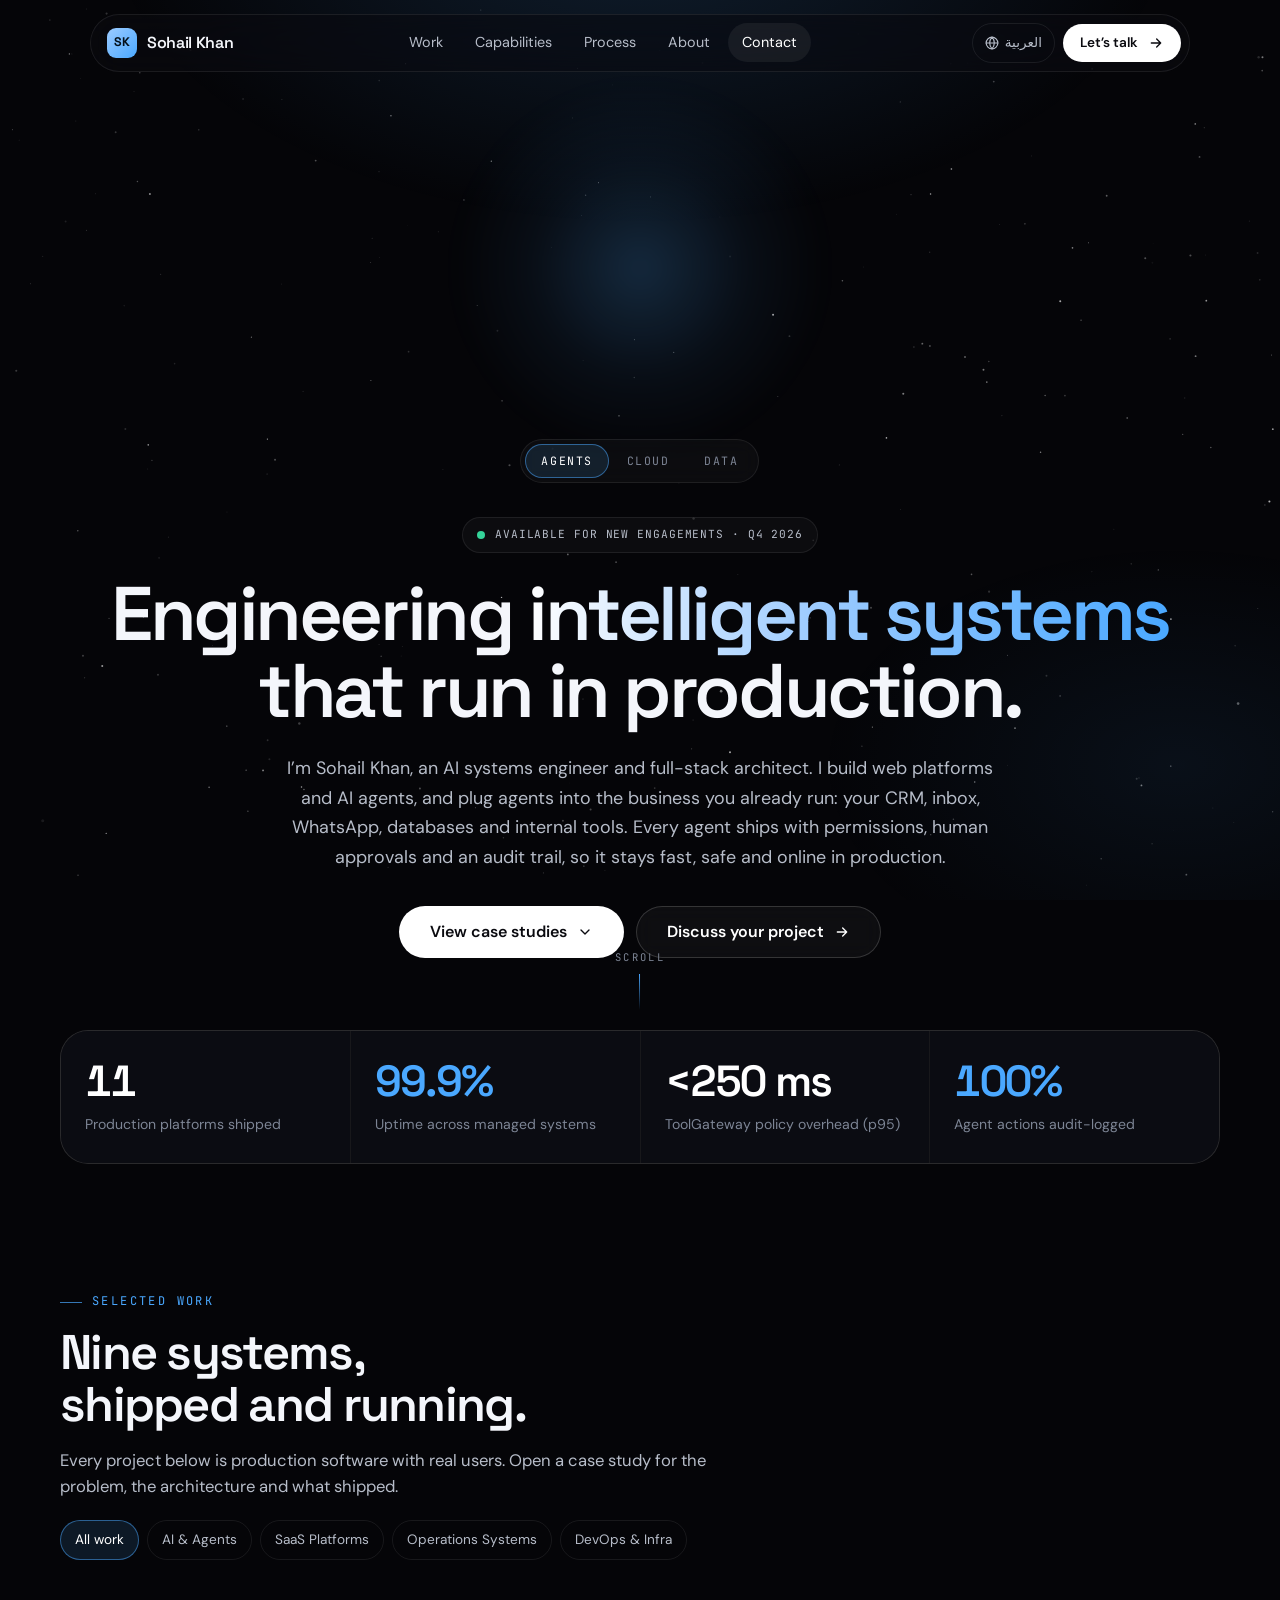
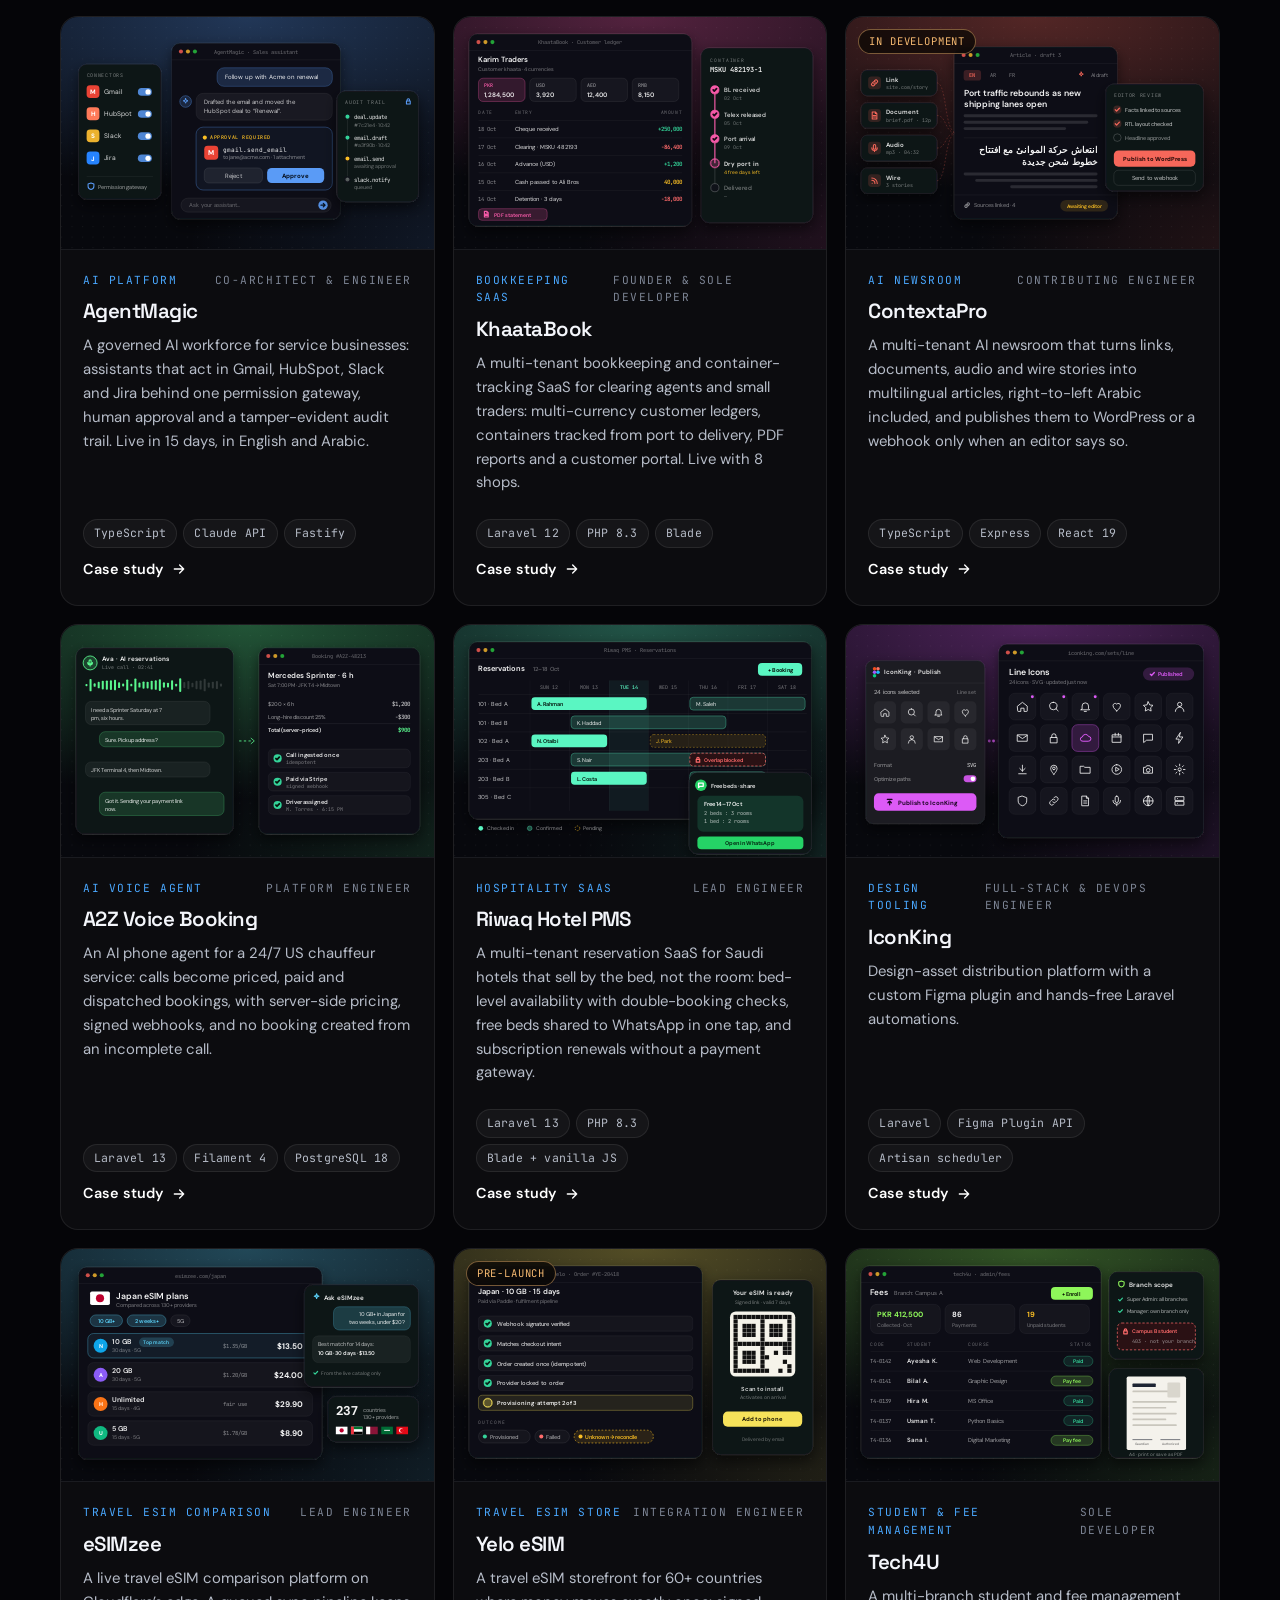
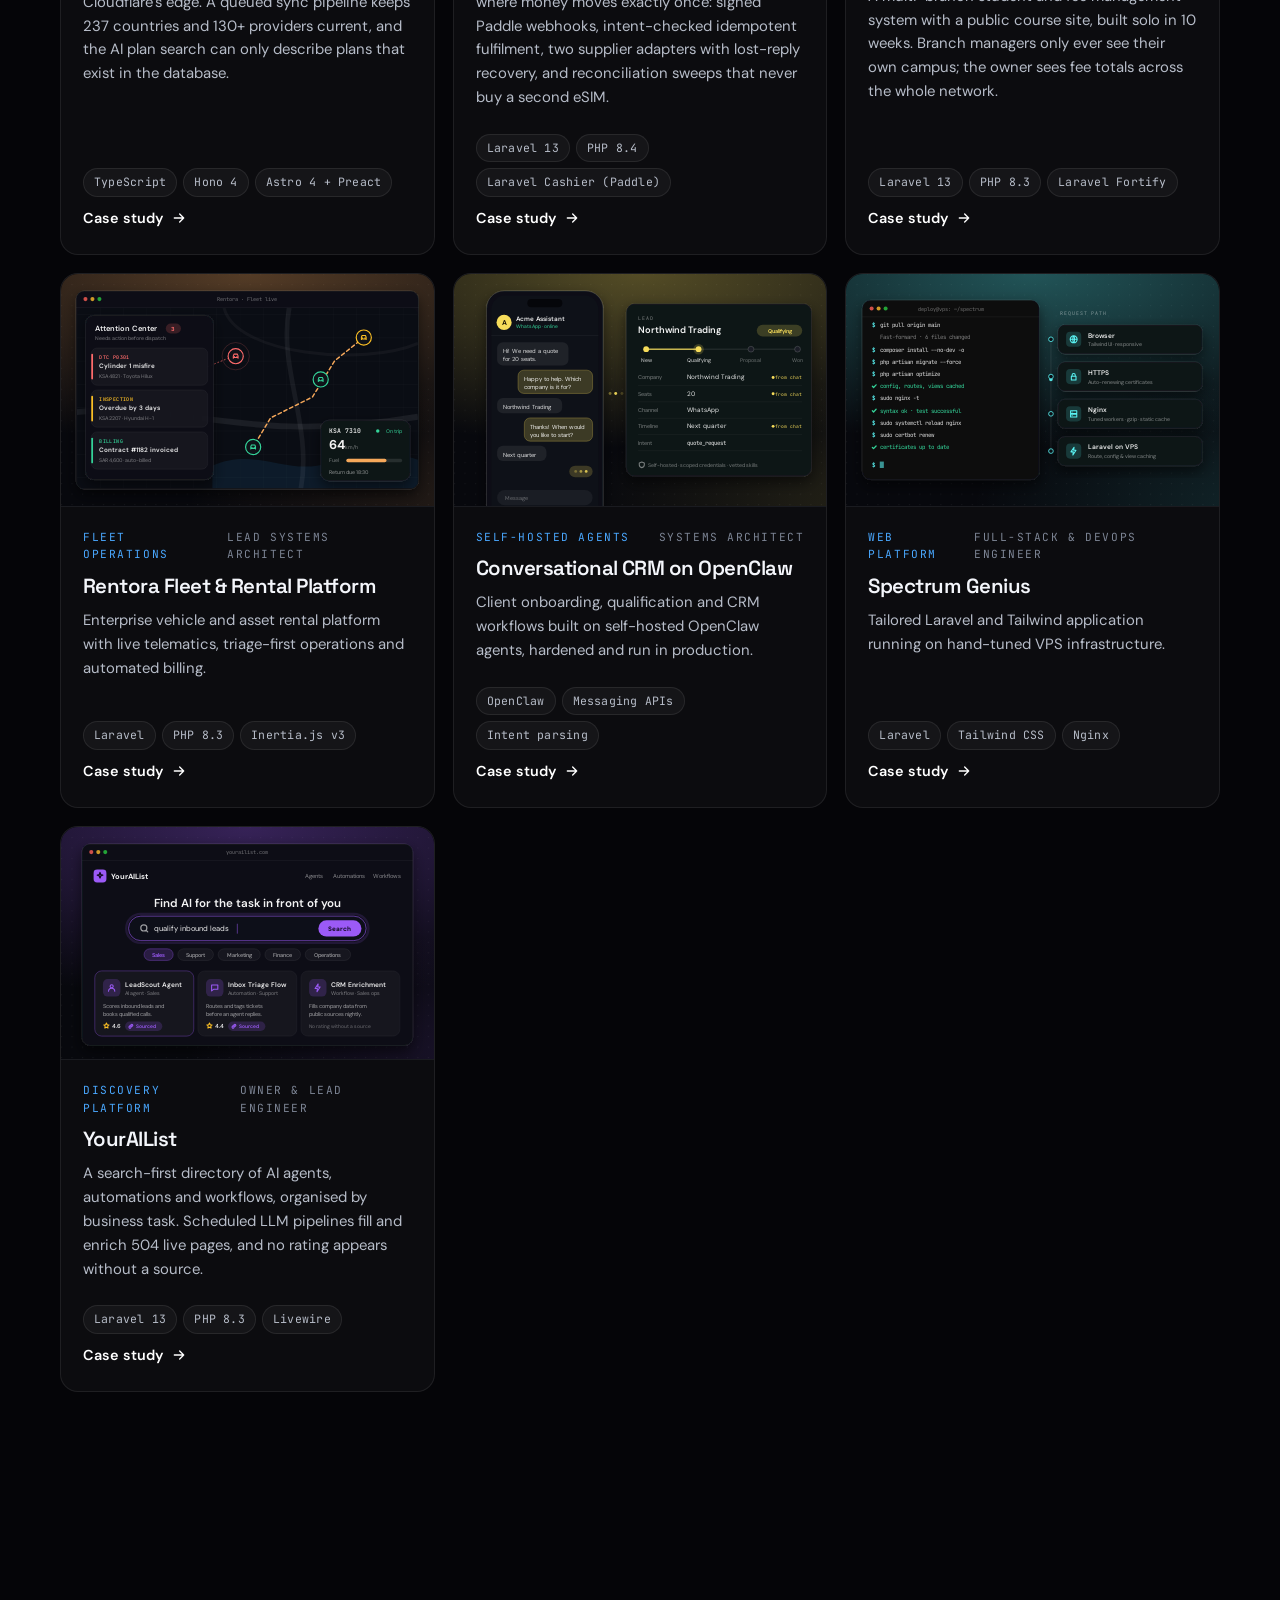
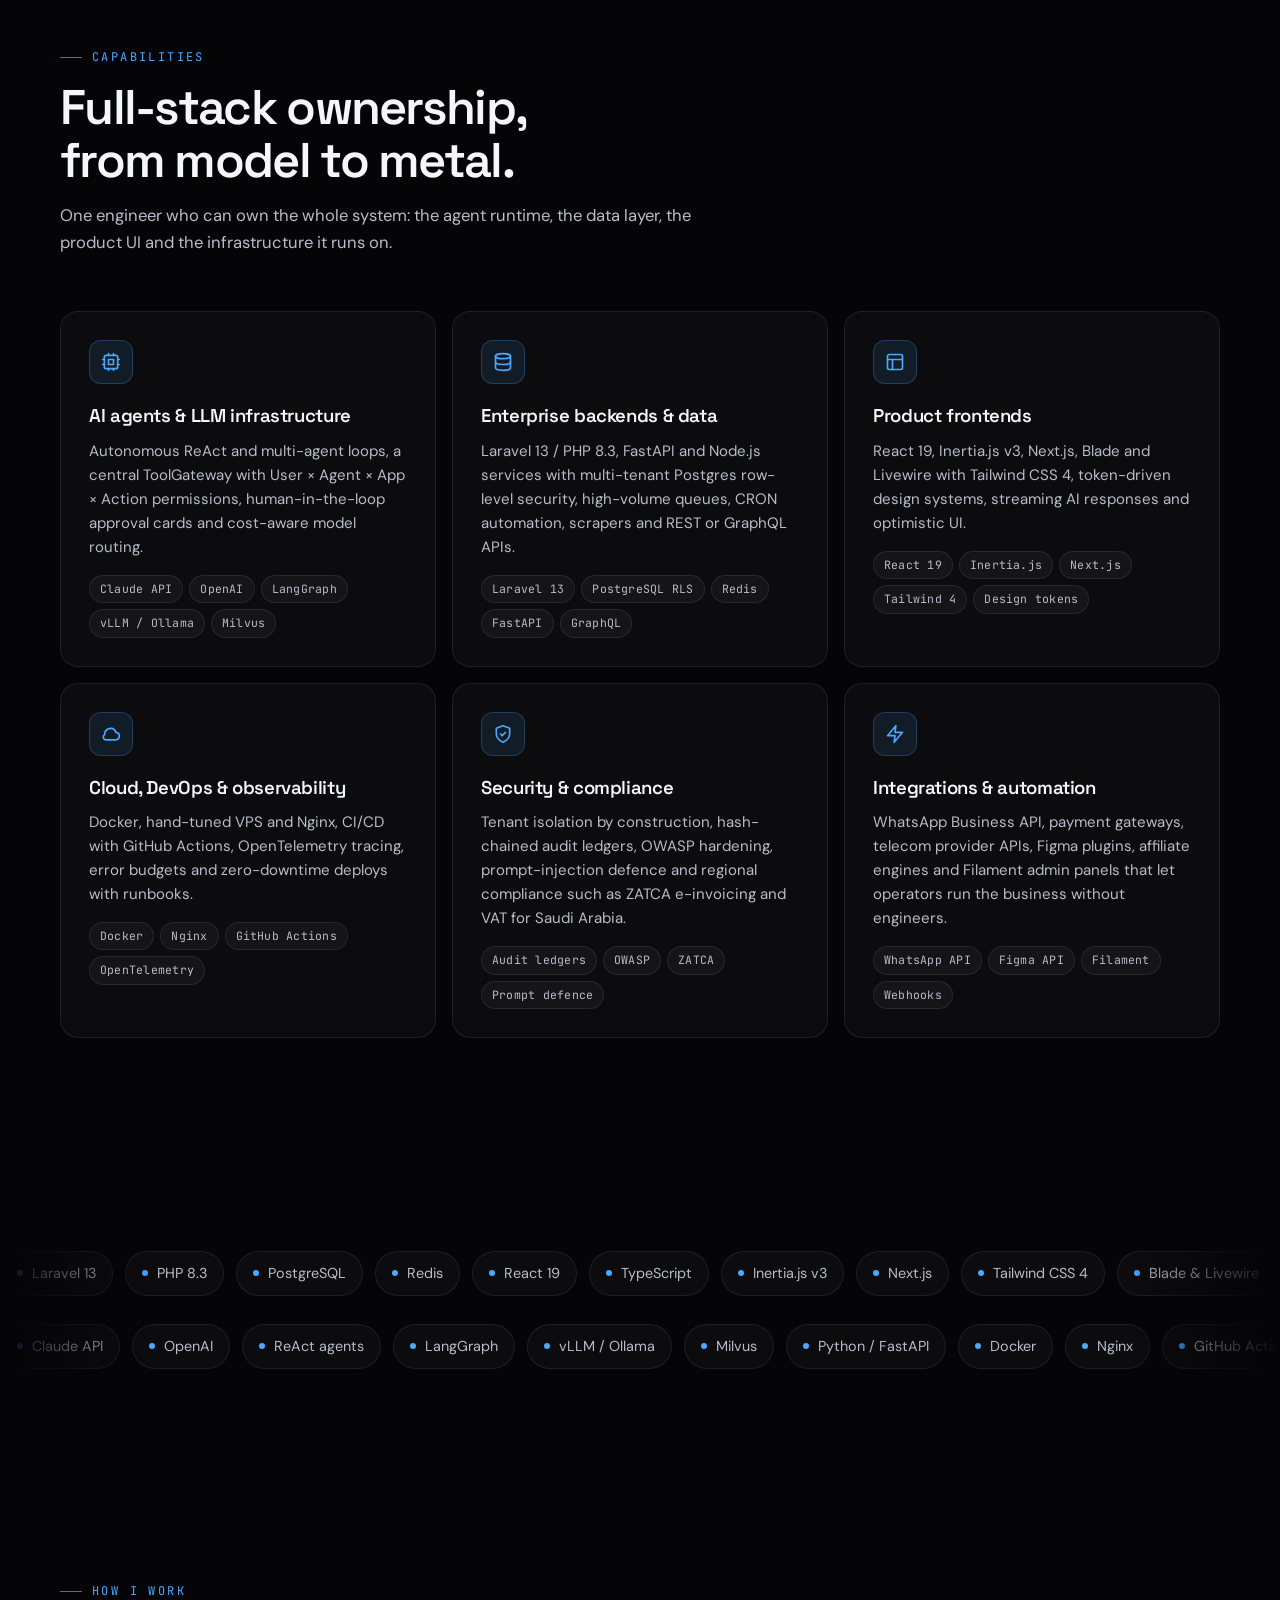
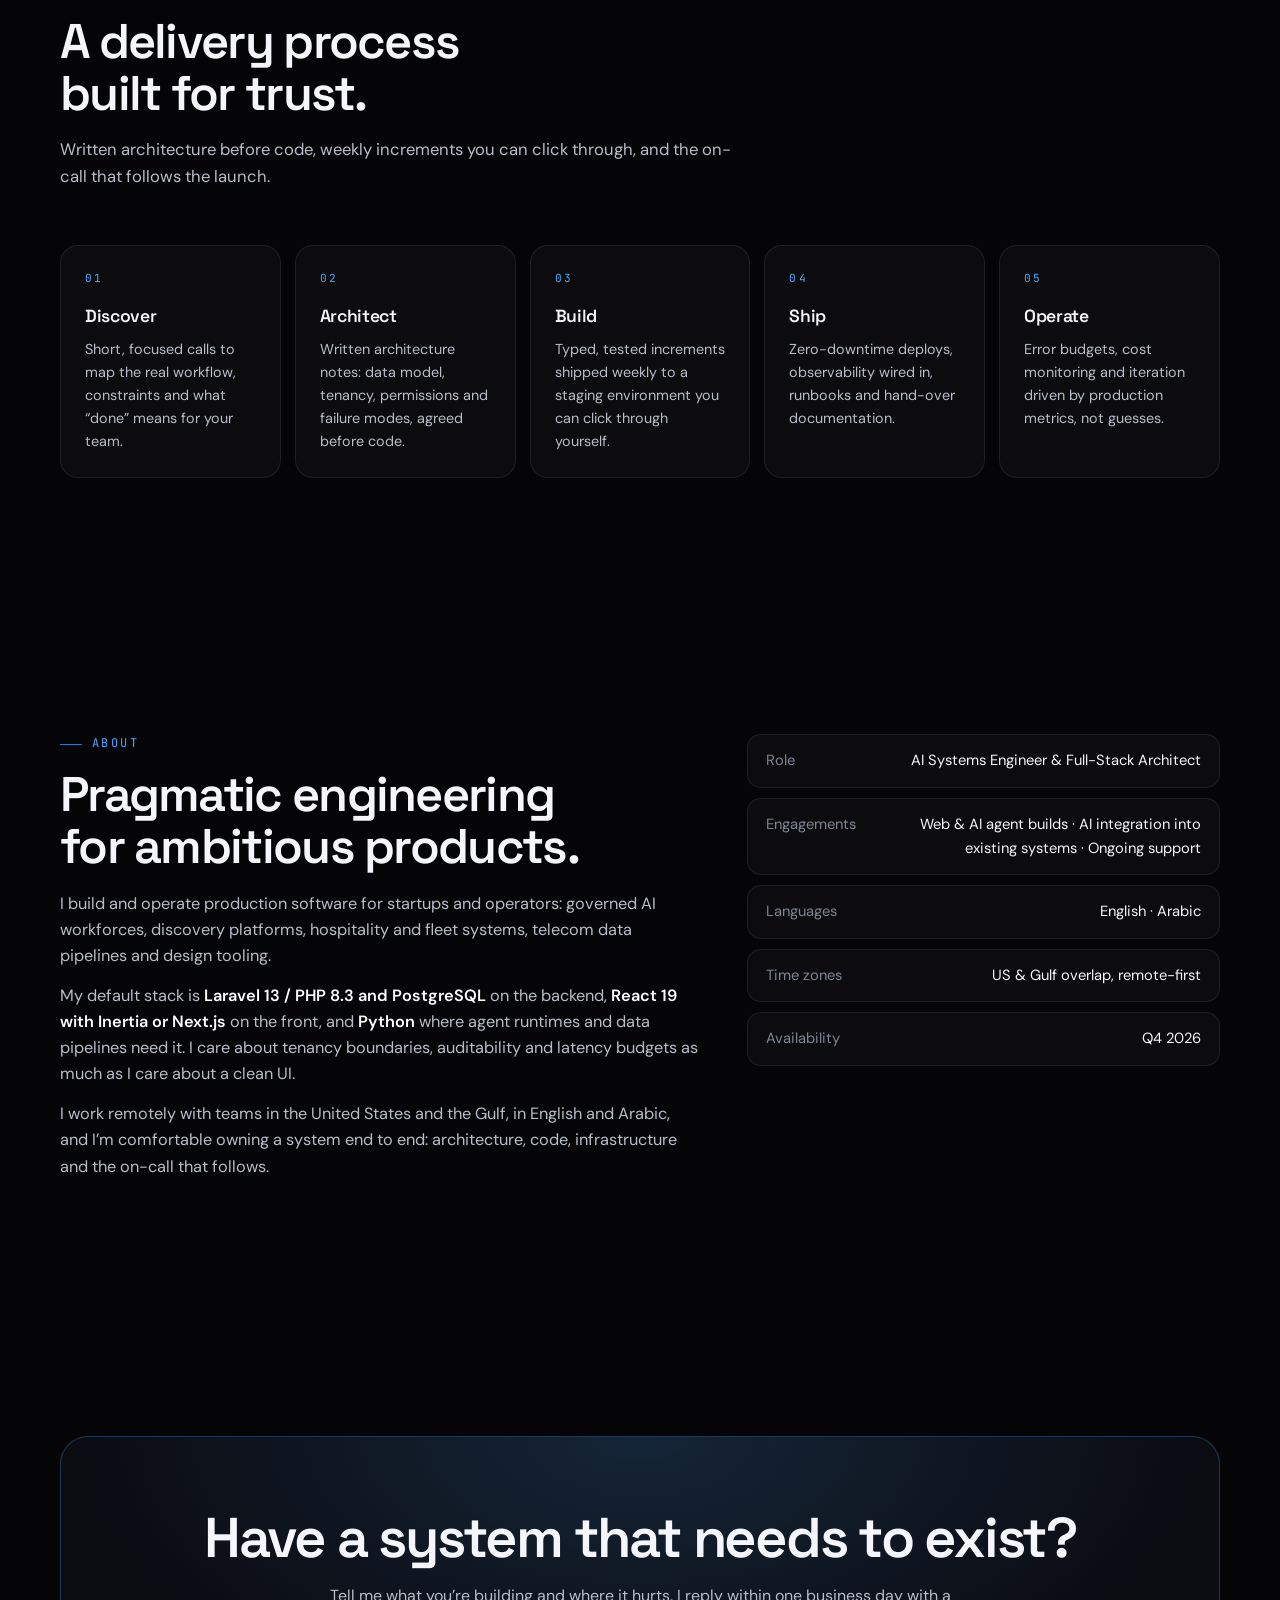
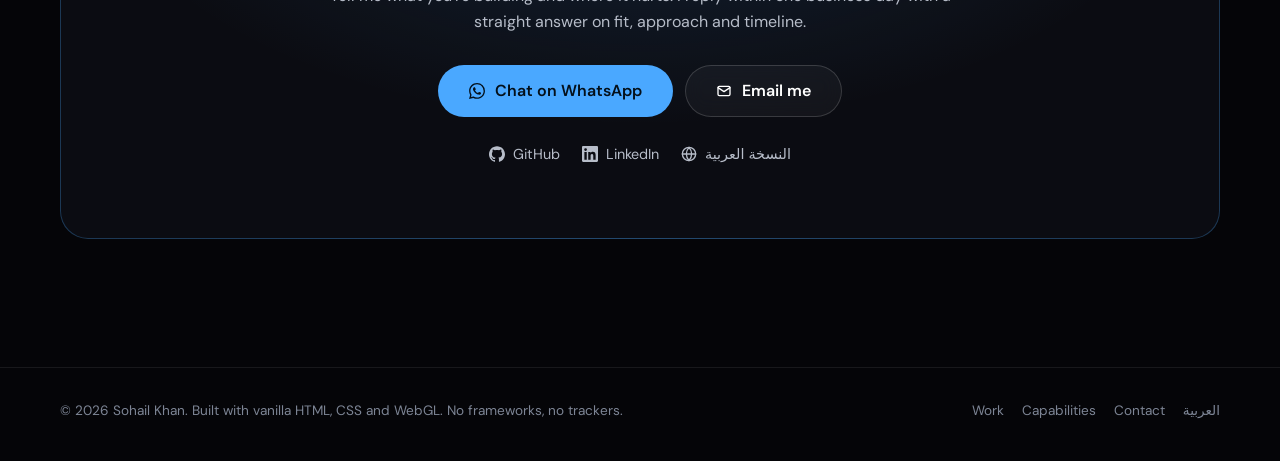
<file: index.html>
<!DOCTYPE html>
<html lang="en" dir="ltr">
<head>
  <meta charset="UTF-8">
  <meta name="viewport" content="width=device-width, initial-scale=1.0">
  <title>Sohail Khan — AI Systems Engineer &amp; Full-Stack Architect</title>
  <meta name="description" content="Sohail Khan builds web platforms and AI agents, and integrates AI agents into existing businesses with permissions, approvals and audit trails. Case studies: AgentMagic, YourAIList, Rentora, eSIM platforms and more.">
  <meta name="theme-color" content="#050508">
  <meta name="color-scheme" content="dark">

  <!-- TODO: replace https://sohailkhan.dev/ with your real domain before launch -->
  <link rel="canonical" href="https://sohailkhan.dev/">
  <link rel="alternate" hreflang="en" href="https://sohailkhan.dev/">
  <link rel="alternate" hreflang="ar" href="https://sohailkhan.dev/ar.html">
  <link rel="alternate" hreflang="x-default" href="https://sohailkhan.dev/">

  <meta property="og:type" content="website">
  <meta property="og:title" content="Sohail Khan — AI Systems Engineer &amp; Full-Stack Architect">
  <meta property="og:description" content="Web platforms and AI agents, plus AI agent integration into the business you already run.">
  <meta property="og:url" content="https://sohailkhan.dev/">
  <meta property="og:locale" content="en_US">
  <meta property="og:locale:alternate" content="ar_SA">
  <meta name="twitter:card" content="summary_large_image">

  <link rel="icon" href="data:image/svg+xml,%3Csvg xmlns='http://www.w3.org/2000/svg' viewBox='0 0 64 64'%3E%3Cdefs%3E%3ClinearGradient id='g' x1='0' y1='0' x2='1' y2='1'%3E%3Cstop offset='0' stop-color='%239ccbff'/%3E%3Cstop offset='1' stop-color='%234aa8ff'/%3E%3C/linearGradient%3E%3C/defs%3E%3Crect width='64' height='64' rx='16' fill='url(%23g)'/%3E%3Ctext x='32' y='41' text-anchor='middle' font-family='Inter,Arial,sans-serif' font-size='26' font-weight='700' fill='%2304101a'%3ESK%3C/text%3E%3C/svg%3E">

  <link rel="preconnect" href="https://fonts.googleapis.com">
  <link rel="preconnect" href="https://fonts.gstatic.com" crossorigin>
  <link href="https://fonts.googleapis.com/css2?family=DM+Sans:opsz,wght@9..40,400..700&family=JetBrains+Mono:wght@400;500;600&family=Space+Grotesk:wght@500..700&display=swap" rel="stylesheet">
  <link rel="stylesheet" href="assets/css/styles.css">

  <script type="application/ld+json">
  {
    "@context": "https://schema.org",
    "@type": "Person",
    "name": "Sohail Khan",
    "jobTitle": "AI Systems Engineer & Full-Stack Architect",
    "url": "https://sohailkhan.dev/",
    "sameAs": ["https://github.com/Koding-net"],
    "knowsLanguage": ["en", "ar"],
    "knowsAbout": ["AI agents", "LLM infrastructure", "Laravel", "PostgreSQL", "React", "Cloud architecture", "DevOps"]
  }
  </script>
</head>
<body>

<!-- Icon sprite -->
<svg xmlns="http://www.w3.org/2000/svg" style="display:none" aria-hidden="true">
  <symbol id="i-arrow" viewBox="0 0 24 24" fill="none" stroke="currentColor" stroke-width="2" stroke-linecap="round" stroke-linejoin="round"><path d="M5 12h14M13 6l6 6-6 6"/></symbol>
  <symbol id="i-chevron" viewBox="0 0 24 24" fill="none" stroke="currentColor" stroke-width="2" stroke-linecap="round" stroke-linejoin="round"><path d="m6 9 6 6 6-6"/></symbol>
  <symbol id="i-ext" viewBox="0 0 24 24" fill="none" stroke="currentColor" stroke-width="2" stroke-linecap="round" stroke-linejoin="round"><path d="M14 4h6v6M20 4l-9 9M19 14v5a1 1 0 0 1-1 1H5a1 1 0 0 1-1-1V6a1 1 0 0 1 1-1h5"/></symbol>
  <symbol id="i-mail" viewBox="0 0 24 24" fill="none" stroke="currentColor" stroke-width="2" stroke-linecap="round" stroke-linejoin="round"><rect x="3" y="5" width="18" height="14" rx="2"/><path d="m3 7 9 6 9-6"/></symbol>
  <symbol id="i-globe" viewBox="0 0 24 24" fill="none" stroke="currentColor" stroke-width="2" stroke-linecap="round" stroke-linejoin="round"><circle cx="12" cy="12" r="10"/><path d="M2 12h20M12 2a15.3 15.3 0 0 1 4 10 15.3 15.3 0 0 1-4 10 15.3 15.3 0 0 1-4-10 15.3 15.3 0 0 1 4-10z"/></symbol>
  <symbol id="i-menu" viewBox="0 0 24 24" fill="none" stroke="currentColor" stroke-width="2" stroke-linecap="round"><path d="M4 7h16M4 12h16M4 17h16"/></symbol>
  <symbol id="i-x" viewBox="0 0 24 24" fill="none" stroke="currentColor" stroke-width="2" stroke-linecap="round"><path d="M18 6 6 18M6 6l12 12"/></symbol>
  <symbol id="i-cpu" viewBox="0 0 24 24" fill="none" stroke="currentColor" stroke-width="2" stroke-linecap="round" stroke-linejoin="round"><rect x="4" y="4" width="16" height="16" rx="2"/><rect x="9" y="9" width="6" height="6"/><path d="M15 2v2M9 2v2M15 20v2M9 20v2M2 15h2M2 9h2M20 15h2M20 9h2"/></symbol>
  <symbol id="i-db" viewBox="0 0 24 24" fill="none" stroke="currentColor" stroke-width="2" stroke-linecap="round" stroke-linejoin="round"><ellipse cx="12" cy="5" rx="9" ry="3"/><path d="M3 5v14c0 1.7 4 3 9 3s9-1.3 9-3V5"/><path d="M3 12c0 1.7 4 3 9 3s9-1.3 9-3"/></symbol>
  <symbol id="i-layout" viewBox="0 0 24 24" fill="none" stroke="currentColor" stroke-width="2" stroke-linecap="round" stroke-linejoin="round"><rect x="3" y="3" width="18" height="18" rx="2"/><path d="M3 9h18M9 21V9"/></symbol>
  <symbol id="i-cloud" viewBox="0 0 24 24" fill="none" stroke="currentColor" stroke-width="2" stroke-linecap="round" stroke-linejoin="round"><path d="M17.5 19a4.5 4.5 0 0 0 .5-8.97A7 7 0 0 0 4.4 12.5 3.5 3.5 0 0 0 6 19z"/></symbol>
  <symbol id="i-shield" viewBox="0 0 24 24" fill="none" stroke="currentColor" stroke-width="2" stroke-linecap="round" stroke-linejoin="round"><path d="M12 22s8-4 8-10V5l-8-3-8 3v7c0 6 8 10 8 10z"/><path d="m9 12 2 2 4-4"/></symbol>
  <symbol id="i-zap" viewBox="0 0 24 24" fill="none" stroke="currentColor" stroke-width="2" stroke-linecap="round" stroke-linejoin="round"><path d="M13 2 3 14h9l-1 8 10-12h-9z"/></symbol>
  <symbol id="i-wa" viewBox="0 0 24 24" fill="currentColor"><path d="M17.472 14.382c-.297-.149-1.758-.867-2.03-.967-.273-.099-.471-.148-.67.15-.197.297-.767.966-.94 1.164-.173.199-.347.223-.644.075-.297-.15-1.255-.463-2.39-1.475-.883-.788-1.48-1.761-1.653-2.059-.173-.297-.018-.458.13-.606.134-.133.298-.347.446-.52.149-.174.198-.298.298-.497.099-.198.05-.371-.025-.52-.075-.149-.669-1.612-.916-2.207-.242-.579-.487-.5-.669-.51-.173-.008-.371-.01-.57-.01-.198 0-.52.074-.792.372-.272.297-1.04 1.016-1.04 2.479 0 1.462 1.065 2.875 1.213 3.074.149.198 2.096 3.2 5.077 4.487.709.306 1.262.489 1.694.625.712.227 1.36.195 1.871.118.571-.085 1.758-.719 2.006-1.413.248-.694.248-1.289.173-1.413-.074-.124-.272-.198-.57-.347m-5.421 7.403h-.004a9.87 9.87 0 0 1-5.031-1.378l-.361-.214-3.741.982.998-3.648-.235-.374a9.86 9.86 0 0 1-1.51-5.26c.001-5.45 4.436-9.884 9.888-9.884 2.64 0 5.122 1.03 6.988 2.898a9.825 9.825 0 0 1 2.893 6.994c-.003 5.45-4.437 9.884-9.885 9.884m8.413-18.297A11.815 11.815 0 0 0 12.05 0C5.495 0 .16 5.335.157 11.892c0 2.096.547 4.142 1.588 5.945L.057 24l6.305-1.654a11.882 11.882 0 0 0 5.683 1.448h.005c6.554 0 11.89-5.335 11.893-11.893a11.821 11.821 0 0 0-3.48-8.413Z"/></symbol>
  <symbol id="i-github" viewBox="0 0 24 24" fill="currentColor"><path d="M12 .297c-6.63 0-12 5.373-12 12 0 5.303 3.438 9.8 8.205 11.385.6.113.82-.258.82-.577 0-.285-.01-1.04-.015-2.04-3.338.724-4.042-1.61-4.042-1.61C4.422 18.07 3.633 17.7 3.633 17.7c-1.087-.744.084-.729.084-.729 1.205.084 1.838 1.236 1.838 1.236 1.07 1.835 2.809 1.305 3.495.998.108-.776.417-1.305.76-1.605-2.665-.3-5.466-1.332-5.466-5.93 0-1.31.465-2.38 1.235-3.22-.135-.303-.54-1.523.105-3.176 0 0 1.005-.322 3.3 1.23.96-.267 1.98-.399 3-.405 1.02.006 2.04.138 3 .405 2.28-1.552 3.285-1.23 3.285-1.23.645 1.653.24 2.873.12 3.176.765.84 1.23 1.91 1.23 3.22 0 4.61-2.805 5.625-5.475 5.92.42.36.81 1.096.81 2.22 0 1.606-.015 2.896-.015 3.286 0 .315.21.69.825.57C20.565 22.092 24 17.592 24 12.297c0-6.627-5.373-12-12-12"/></symbol>
  <symbol id="i-linkedin" viewBox="0 0 24 24" fill="currentColor"><path d="M20.447 20.452h-3.554v-5.569c0-1.328-.027-3.037-1.852-3.037-1.853 0-2.136 1.445-2.136 2.939v5.667H9.351V9h3.414v1.561h.046c.477-.9 1.637-1.85 3.37-1.85 3.601 0 4.267 2.37 4.267 5.455v6.286zM5.337 7.433a2.062 2.062 0 0 1-2.063-2.065 2.064 2.064 0 1 1 2.063 2.065zm1.782 13.019H3.555V9h3.564v11.452zM22.225 0H1.771C.792 0 0 .774 0 1.729v20.542C0 23.227.792 24 1.771 24h20.451C23.2 24 24 23.227 24 22.271V1.729C24 .774 23.2 0 22.222 0h.003z"/></symbol>
</svg>

<a class="skip-link" href="#main">Skip to content</a>
<canvas id="starfield" class="starfield" aria-hidden="true"></canvas>
<div class="bg-glow" aria-hidden="true"></div>

<!-- ======================= Header ======================= -->
<header class="site-header" id="top">
  <nav class="nav" aria-label="Primary">
    <a class="nav__brand" href="#top" aria-label="Sohail Khan — home">
      <span class="nav__mark" aria-hidden="true">SK</span>
      <span>Sohail Khan</span>
    </a>
    <ul class="nav__links" id="nav-links">
      <li><a href="#work">Work</a></li>
      <li><a href="#capabilities">Capabilities</a></li>
      <li><a href="#process">Process</a></li>
      <li><a href="#about">About</a></li>
      <li><a href="#contact">Contact</a></li>
    </ul>
    <div class="nav__actions">
      <a class="nav__lang" href="ar.html" hreflang="ar" lang="ar" title="النسخة العربية — الخليج">
        <svg aria-hidden="true"><use href="#i-globe"/></svg><span>العربية</span>
      </a>
      <a class="btn btn--primary btn--sm nav__cta" href="#contact">Let’s talk <svg aria-hidden="true"><use href="#i-arrow"/></svg></a>
      <button class="nav__toggle" type="button" aria-expanded="false" aria-controls="nav-links" aria-label="Toggle menu">
        <svg class="icon-menu" aria-hidden="true"><use href="#i-menu"/></svg>
        <svg class="icon-close" aria-hidden="true"><use href="#i-x"/></svg>
      </button>
    </div>
  </nav>
</header>

<main id="main">

  <!-- ======================= Hero ======================= -->
  <section class="hero" id="hero" aria-labelledby="hero-title">
    <div class="avatar" id="avatar" aria-hidden="true">
      <canvas id="avatar-canvas" class="avatar__canvas"></canvas>
    </div>
    <div class="forms" role="group" aria-label="Choose a formation">
      <button type="button" class="forms__btn" aria-pressed="true">Agents</button>
      <button type="button" class="forms__btn" aria-pressed="false">Cloud</button>
      <button type="button" class="forms__btn" aria-pressed="false">Data</button>
    </div>

    <p class="hero__status"><span class="dot" aria-hidden="true"></span> Available for new engagements · Q4 2026</p>
    <h1 class="hero__title" id="hero-title">Engineering <span class="grad">intelligent systems</span> that run in production.</h1>
    <p class="hero__sub">I’m Sohail Khan, an AI systems engineer and full-stack architect. I build web platforms and AI agents, and plug agents into the business you already run: your CRM, inbox, WhatsApp, databases and internal tools. Every agent ships with permissions, human approvals and an audit trail, so it stays fast, safe and online in production.</p>
    <div class="hero__cta">
      <a class="btn btn--primary btn--lg" href="#work">View case studies <svg aria-hidden="true"><use href="#i-chevron"/></svg></a>
      <a class="btn btn--ghost btn--lg" href="#contact">Discuss your project <svg aria-hidden="true"><use href="#i-arrow"/></svg></a>
    </div>
    <div class="hero__scroll" aria-hidden="true">Scroll <i></i></div>
  </section>

  <!-- ======================= Metrics ======================= -->
  <section class="metrics" aria-label="Production metrics">
    <div class="container">
      <div class="metrics__panel" data-reveal>
        <div class="metric">
          <div class="metric__value"><span data-count="10" data-count-from="shipped">10</span></div>
          <div class="metric__label">Production platforms shipped</div>
        </div>
        <div class="metric">
          <div class="metric__value"><em><span data-count="99.9" data-decimals="1" data-suffix="%">99.9%</span></em></div>
          <div class="metric__label">Uptime across managed systems</div>
        </div>
        <div class="metric">
          <div class="metric__value">&lt;<span data-count="250">250</span> ms</div>
          <div class="metric__label">ToolGateway policy overhead (p95)</div>
        </div>
        <div class="metric">
          <div class="metric__value"><em><span data-count="100" data-suffix="%">100%</span></em></div>
          <div class="metric__label">Agent actions audit-logged</div>
        </div>
      </div>
    </div>
  </section>

  <!-- ======================= Work ======================= -->
  <section class="section section--flush-top" id="work" aria-labelledby="work-title">
    <div class="container">
      <div class="section__head section__head--row">
        <div data-reveal>
          <p class="eyebrow">Selected work</p>
          <h2 class="h2" id="work-title">Nine systems, shipped and running.</h2>
          <p class="lead">Every project below is production software with real users. Open a case study for the problem, the architecture and what shipped.</p>
        </div>
        <div class="filters" id="filters" role="group" aria-label="Filter projects" data-reveal></div>
      </div>
      <div class="projects" id="projects-grid" data-stagger></div>
    </div>
  </section>

  <!-- ======================= Services (hidden for now; remove `hidden` to restore, and re-add the nav/footer links) ======================= -->
  <section class="section" id="services" aria-labelledby="services-title" hidden>
    <div class="container">
      <div class="section__head" data-reveal>
        <p class="eyebrow">Productized services</p>
        <h2 class="h2" id="services-title">Fixed-price entry offers, then a monthly retainer.</h2>
        <p class="lead">Every engagement starts with a scoped, fixed-price assessment and a written before-and-after report. Once it ships, I keep it secure and running on a monthly plan. No hourly billing, no open-ended scope.</p>
      </div>
      <div class="offers" data-stagger>
        <article class="offer offer--lead" data-reveal>
          <span class="offer__tag">Sharpest fit</span>
          <h3 class="offer__title">Agent &amp; MCP security</h3>
          <p class="offer__text">Hardening for self-hosted AI agents and the tool chains they call, for teams that already run them and need them off the public internet and under control.</p>
          <ul class="offer__list">
            <li>OpenClaw, Hermes and other self-hosted agent hardening: network exposure, scoped credentials, skill vetting, policy enforced outside the agent process</li>
            <li>MCP server and agent permission review</li>
            <li>Prompt-injection testing against the OWASP LLM and Agentic Top 10</li>
            <li>Monthly managed agent care: patching, monitoring, audit trail</li>
          </ul>
          <p class="offer__for"><strong>For:</strong> teams running agents in production, SaaS products shipping LLM features, companies discovering shadow agents.</p>
          <div class="offer__price">
            <div><span>Hardening setup</span><b>from $1,500</b></div>
            <div><span>Security review</span><b>from $6,000</b></div>
            <div><span>Managed care</span><b>from $300/mo</b></div>
          </div>
          <a class="btn btn--accent btn--sm" data-contact="whatsapp" data-wa-text="Hi Sohail, I'd like to book an agent and MCP security assessment." href="#" target="_blank" rel="noopener noreferrer">Book an assessment <svg aria-hidden="true"><use href="#i-arrow"/></svg></a>
        </article>
        <article class="offer" data-reveal>
          <span class="offer__tag">White-label</span>
          <h3 class="offer__title">Copilot &amp; Azure AI bench for MSPs</h3>
          <p class="offer__text">A senior Azure, security and agent bench that managed service providers and Microsoft partners resell under their own brand, at a price they can mark up.</p>
          <ul class="offer__list">
            <li>Copilot readiness: SharePoint permission cleanup, Purview labels and DLP, oversharing fixes</li>
            <li>Copilot Studio and Azure AI Foundry agent builds</li>
            <li>Patch and remediation sprints with Intune and Azure Update Manager</li>
            <li>Delivered under your brand; your client never sees mine</li>
          </ul>
          <p class="offer__for"><strong>For:</strong> MSPs with 10–200 staff and small Microsoft partners serving 50–5,000-seat clients.</p>
          <div class="offer__price">
            <div><span>Copilot readiness</span><b>from $2,000</b></div>
            <div><span>First agent build</span><b>from $5,000</b></div>
            <div><span>Remediation retainer</span><b>from $1,000/mo</b></div>
          </div>
          <a class="btn btn--ghost btn--sm" data-contact="whatsapp" data-wa-text="Hi Sohail, I run an MSP or Microsoft partner practice and want to discuss a white-label Copilot and Azure AI bench." href="#" target="_blank" rel="noopener noreferrer">Request the SKU sheet <svg aria-hidden="true"><use href="#i-arrow"/></svg></a>
        </article>
        <article class="offer" data-reveal>
          <span class="offer__tag">US small &amp; mid-size firms</span>
          <h3 class="offer__title">AI rescue &amp; run</h3>
          <p class="offer__text">For the app your team built with AI tools, or the pilot that never reached production. I make it deployable, secure and maintained, then operate it monthly.</p>
          <ul class="offer__list">
            <li>Production hardening of vibe-coded and AI-generated apps</li>
            <li>Fixing stalled AI pilots: integration, evals, deployment, monitoring</li>
            <li>DevOps, security and accountability in one place</li>
            <li>Monthly run plan with uptime, cost and incident reporting</li>
          </ul>
          <p class="offer__for"><strong>For:</strong> 20–250 person companies where the buyer is the COO, owner or managing partner.</p>
          <div class="offer__price">
            <div><span>Rescue audit</span><b>from $1,500</b></div>
            <div><span>Rescue project</span><b>from $4,000</b></div>
            <div><span>Monthly run</span><b>from $1,500/mo</b></div>
          </div>
          <a class="btn btn--ghost btn--sm" data-contact="whatsapp" data-wa-text="Hi Sohail, we have an AI-built app or a stalled AI pilot that needs rescuing. Can we talk?" href="#" target="_blank" rel="noopener noreferrer">Start with a rescue audit <svg aria-hidden="true"><use href="#i-arrow"/></svg></a>
        </article>
      </div>
      <p class="offers__note">Prices are starting points for scoped work and are confirmed after a 30-minute call. Larger reviews, multi-tenant environments and white-label volume are quoted separately.</p>
    </div>
  </section>

  <!-- ======================= Capabilities ======================= -->
  <section class="section" id="capabilities" aria-labelledby="cap-title">
    <div class="container">
      <div class="section__head" data-reveal>
        <p class="eyebrow">Capabilities</p>
        <h2 class="h2" id="cap-title">Full-stack ownership, from model to metal.</h2>
        <p class="lead">One engineer who can own the whole system: the agent runtime, the data layer, the product UI and the infrastructure it runs on.</p>
      </div>
      <div class="grid grid--3" data-stagger>
        <article class="card" data-reveal>
          <div class="card__icon"><svg aria-hidden="true"><use href="#i-cpu"/></svg></div>
          <h3 class="card__title">AI agents &amp; LLM infrastructure</h3>
          <p class="card__text">Autonomous ReAct and multi-agent loops, a central ToolGateway with User × Agent × App × Action permissions, human-in-the-loop approval cards and cost-aware model routing.</p>
          <div class="card__list"><span class="chip">Claude API</span><span class="chip">OpenAI</span><span class="chip">LangGraph</span><span class="chip">vLLM / Ollama</span><span class="chip">Milvus</span></div>
        </article>
        <article class="card" data-reveal>
          <div class="card__icon"><svg aria-hidden="true"><use href="#i-db"/></svg></div>
          <h3 class="card__title">Enterprise backends &amp; data</h3>
          <p class="card__text">Laravel 13 / PHP 8.3, FastAPI and Node.js services with multi-tenant Postgres row-level security, high-volume queues, CRON automation, scrapers and REST or GraphQL APIs.</p>
          <div class="card__list"><span class="chip">Laravel 13</span><span class="chip">PostgreSQL RLS</span><span class="chip">Redis</span><span class="chip">FastAPI</span><span class="chip">GraphQL</span></div>
        </article>
        <article class="card" data-reveal>
          <div class="card__icon"><svg aria-hidden="true"><use href="#i-layout"/></svg></div>
          <h3 class="card__title">Product frontends</h3>
          <p class="card__text">React 19, Inertia.js v3, Next.js, Blade and Livewire with Tailwind CSS 4, token-driven design systems, streaming AI responses and optimistic UI.</p>
          <div class="card__list"><span class="chip">React 19</span><span class="chip">Inertia.js</span><span class="chip">Next.js</span><span class="chip">Tailwind 4</span><span class="chip">Design tokens</span></div>
        </article>
        <article class="card" data-reveal>
          <div class="card__icon"><svg aria-hidden="true"><use href="#i-cloud"/></svg></div>
          <h3 class="card__title">Cloud, DevOps &amp; observability</h3>
          <p class="card__text">Docker, hand-tuned VPS and Nginx, CI/CD with GitHub Actions, OpenTelemetry tracing, error budgets and zero-downtime deploys with runbooks.</p>
          <div class="card__list"><span class="chip">Docker</span><span class="chip">Nginx</span><span class="chip">GitHub Actions</span><span class="chip">OpenTelemetry</span></div>
        </article>
        <article class="card" data-reveal>
          <div class="card__icon"><svg aria-hidden="true"><use href="#i-shield"/></svg></div>
          <h3 class="card__title">Security &amp; compliance</h3>
          <p class="card__text">Tenant isolation by construction, hash-chained audit ledgers, OWASP hardening, prompt-injection defence and regional compliance such as ZATCA e-invoicing and VAT for Saudi Arabia.</p>
          <div class="card__list"><span class="chip">Audit ledgers</span><span class="chip">OWASP</span><span class="chip">ZATCA</span><span class="chip">Prompt defence</span></div>
        </article>
        <article class="card" data-reveal>
          <div class="card__icon"><svg aria-hidden="true"><use href="#i-zap"/></svg></div>
          <h3 class="card__title">Integrations &amp; automation</h3>
          <p class="card__text">WhatsApp Business API, payment gateways, telecom provider APIs, Figma plugins, affiliate engines and Filament admin panels that let operators run the business without engineers.</p>
          <div class="card__list"><span class="chip">WhatsApp API</span><span class="chip">Figma API</span><span class="chip">Filament</span><span class="chip">Webhooks</span></div>
        </article>
      </div>
    </div>
  </section>

  <!-- ======================= Stack marquee ======================= -->
  <section class="stack" id="stack" aria-label="Technology stack">
    <div class="marquee" data-marquee="row1"></div>
    <div class="marquee marquee--reverse" data-marquee="row2"></div>
  </section>

  <!-- ======================= Process ======================= -->
  <section class="section" id="process" aria-labelledby="process-title">
    <div class="container">
      <div class="section__head" data-reveal>
        <p class="eyebrow">How I work</p>
        <h2 class="h2" id="process-title">A delivery process built for trust.</h2>
        <p class="lead">Written architecture before code, weekly increments you can click through, and the on-call that follows the launch.</p>
      </div>
      <div class="steps" data-stagger>
        <div class="step" data-reveal><div class="step__n">01</div><h3 class="step__title">Discover</h3><p class="step__text">Short, focused calls to map the real workflow, constraints and what “done” means for your team.</p></div>
        <div class="step" data-reveal><div class="step__n">02</div><h3 class="step__title">Architect</h3><p class="step__text">Written architecture notes: data model, tenancy, permissions and failure modes, agreed before code.</p></div>
        <div class="step" data-reveal><div class="step__n">03</div><h3 class="step__title">Build</h3><p class="step__text">Typed, tested increments shipped weekly to a staging environment you can click through yourself.</p></div>
        <div class="step" data-reveal><div class="step__n">04</div><h3 class="step__title">Ship</h3><p class="step__text">Zero-downtime deploys, observability wired in, runbooks and hand-over documentation.</p></div>
        <div class="step" data-reveal><div class="step__n">05</div><h3 class="step__title">Operate</h3><p class="step__text">Error budgets, cost monitoring and iteration driven by production metrics, not guesses.</p></div>
      </div>
    </div>
  </section>

  <!-- ======================= About ======================= -->
  <section class="section" id="about" aria-labelledby="about-title">
    <div class="container about">
      <div data-reveal>
        <p class="eyebrow">About</p>
        <h2 class="h2" id="about-title">Pragmatic engineering for ambitious products.</h2>
        <div class="about__text" style="margin-top:18px">
          <p>I build and operate production software for startups and operators: governed AI workforces, discovery platforms, hospitality and fleet systems, telecom data pipelines and design tooling.</p>
          <p>My default stack is <strong>Laravel 13 / PHP 8.3 and PostgreSQL</strong> on the backend, <strong>React 19 with Inertia or Next.js</strong> on the front, and <strong>Python</strong> where agent runtimes and data pipelines need it. I care about tenancy boundaries, auditability and latency budgets as much as I care about a clean UI.</p>
          <p>I work remotely with teams in the United States and the Gulf, in English and Arabic, and I’m comfortable owning a system end to end: architecture, code, infrastructure and the on-call that follows.</p>
        </div>
      </div>
      <div class="facts" data-stagger>
        <div class="fact" data-reveal><span>Role</span><span>AI Systems Engineer &amp; Full-Stack Architect</span></div>
        <div class="fact" data-reveal><span>Engagements</span><span>Web &amp; AI agent builds · AI integration into existing systems · Ongoing support</span></div>
        <div class="fact" data-reveal><span>Languages</span><span>English · Arabic</span></div>
        <div class="fact" data-reveal><span>Time zones</span><span>US &amp; Gulf overlap, remote-first</span></div>
        <div class="fact" data-reveal><span>Availability</span><span>Q4 2026</span></div>
      </div>
    </div>
  </section>

  <!-- ======================= Contact ======================= -->
  <section class="section" id="contact" aria-labelledby="contact-title">
    <div class="container">
      <div class="cta" data-reveal>
        <h2 class="cta__title" id="contact-title">Have a system that needs to exist?</h2>
        <p class="cta__text">Tell me what you’re building and where it hurts. I reply within one business day with a straight answer on fit, approach and timeline.</p>
        <div class="cta__actions">
          <a class="btn btn--accent btn--lg" data-contact="whatsapp" href="#" target="_blank" rel="noopener noreferrer"><svg aria-hidden="true"><use href="#i-wa"/></svg> Chat on WhatsApp</a>
          <a class="btn btn--ghost btn--lg" data-contact="email" href="#"><svg aria-hidden="true"><use href="#i-mail"/></svg> Email me</a>
        </div>
        <div class="cta__links">
          <a data-contact="github" href="#" target="_blank" rel="noopener noreferrer"><svg aria-hidden="true"><use href="#i-github"/></svg> GitHub</a>
          <a data-contact="linkedin" href="#" target="_blank" rel="noopener noreferrer"><svg aria-hidden="true"><use href="#i-linkedin"/></svg> LinkedIn</a>
          <a href="ar.html" hreflang="ar"><svg aria-hidden="true"><use href="#i-globe"/></svg> <span lang="ar">النسخة العربية</span></a>
        </div>
      </div>
    </div>
  </section>

</main>

<!-- ======================= Footer ======================= -->
<footer class="footer">
  <div class="container footer__row">
    <div>© <span data-year>2026</span> Sohail Khan. Built with vanilla HTML, CSS and WebGL. No frameworks, no trackers.</div>
    <div class="footer__links">
      <a href="#work">Work</a>
      <a href="#capabilities">Capabilities</a>
      <a href="#contact">Contact</a>
      <a href="ar.html" hreflang="ar" lang="ar">العربية</a>
    </div>
  </div>
</footer>

<script src="assets/js/data.en.js"></script>
<script src="assets/js/starfield.js"></script>
<script src="assets/js/avatar.js"></script>
<script src="assets/js/mockups.js"></script>
<script src="assets/js/main.js"></script>
</body>
</html>
</file>
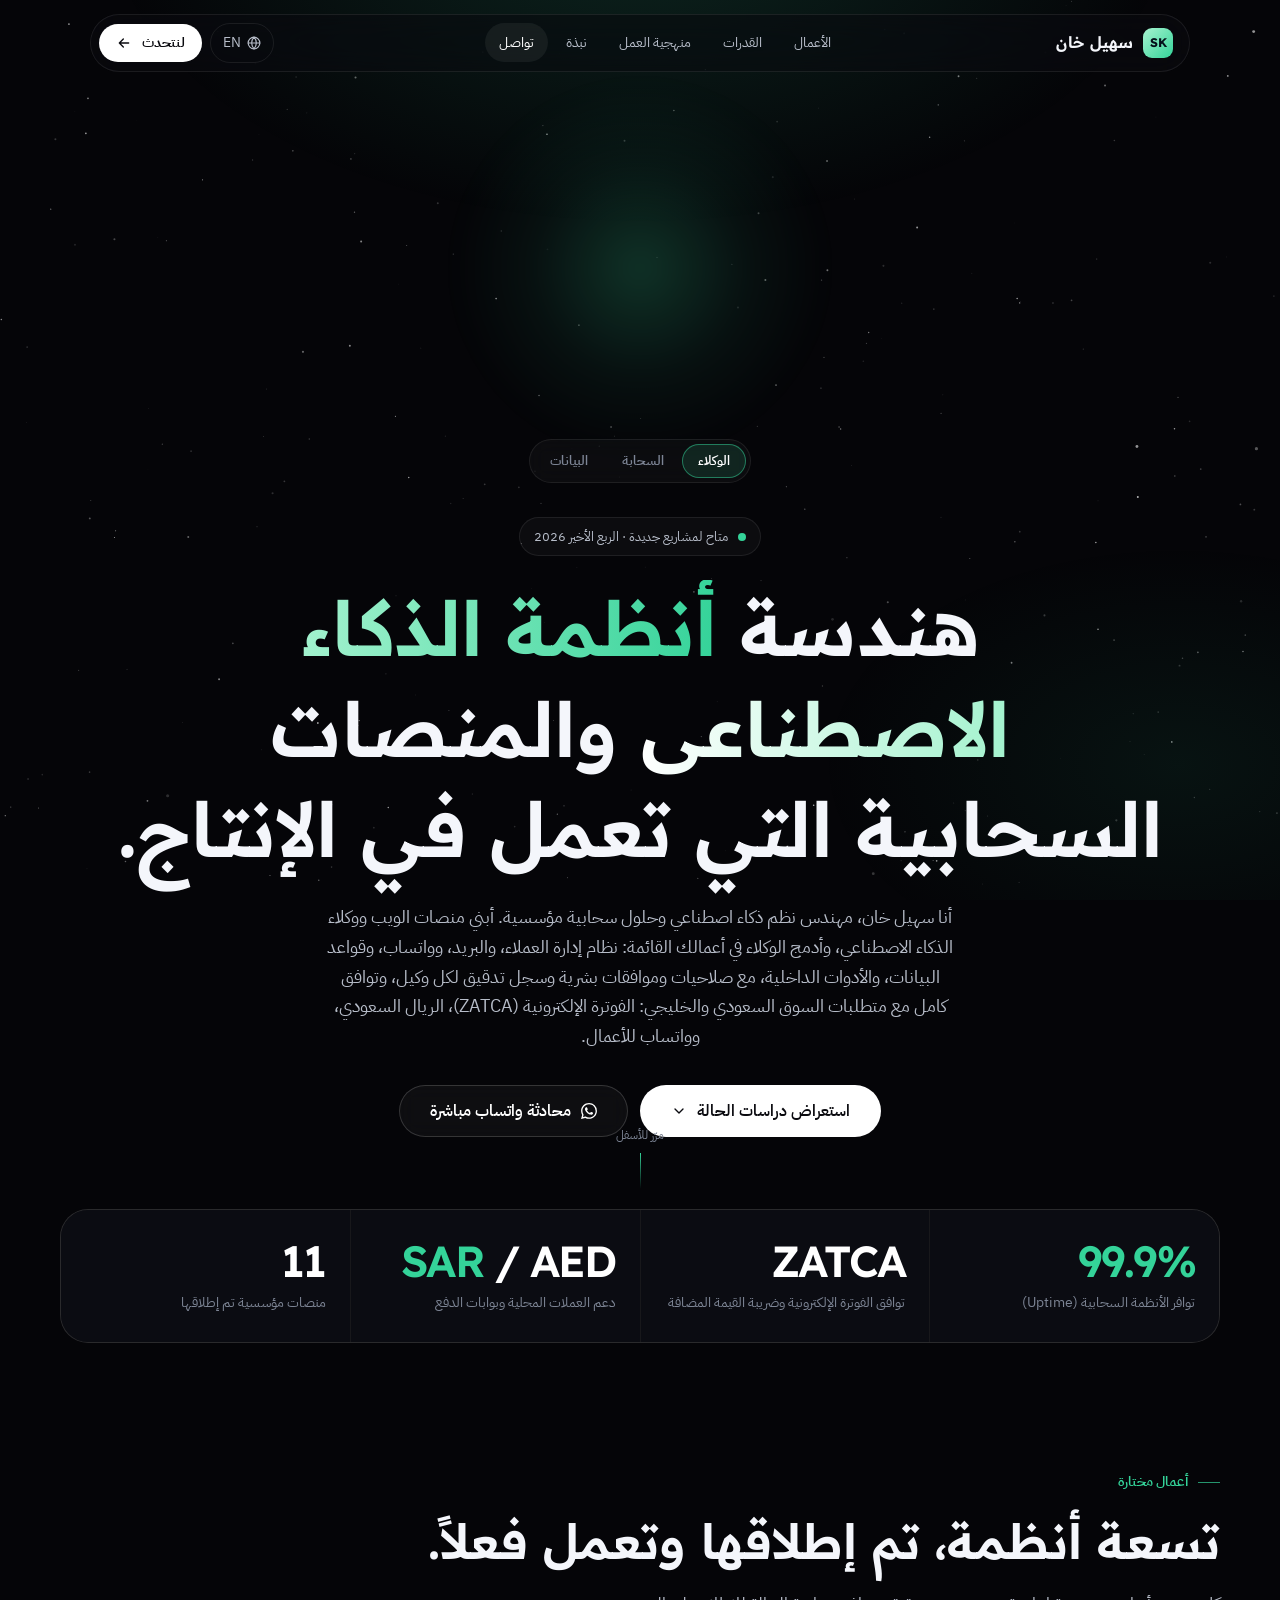
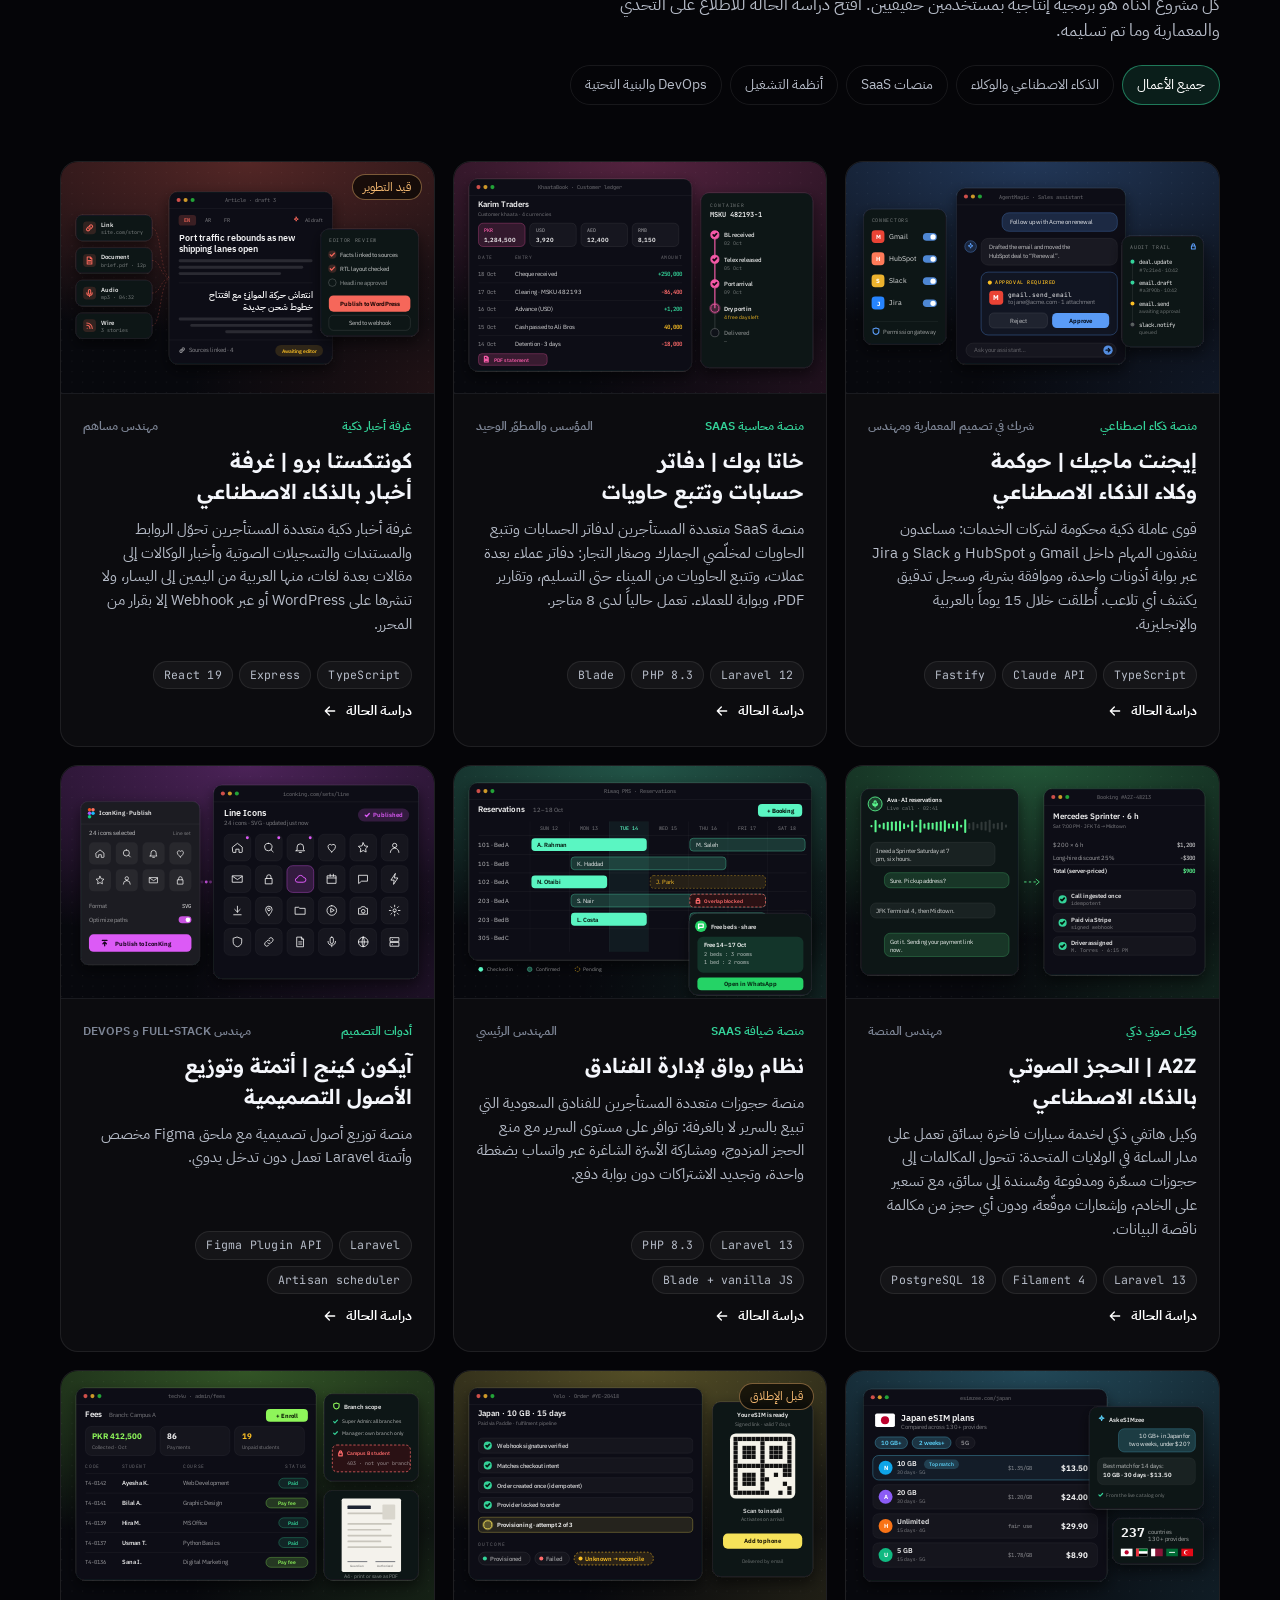
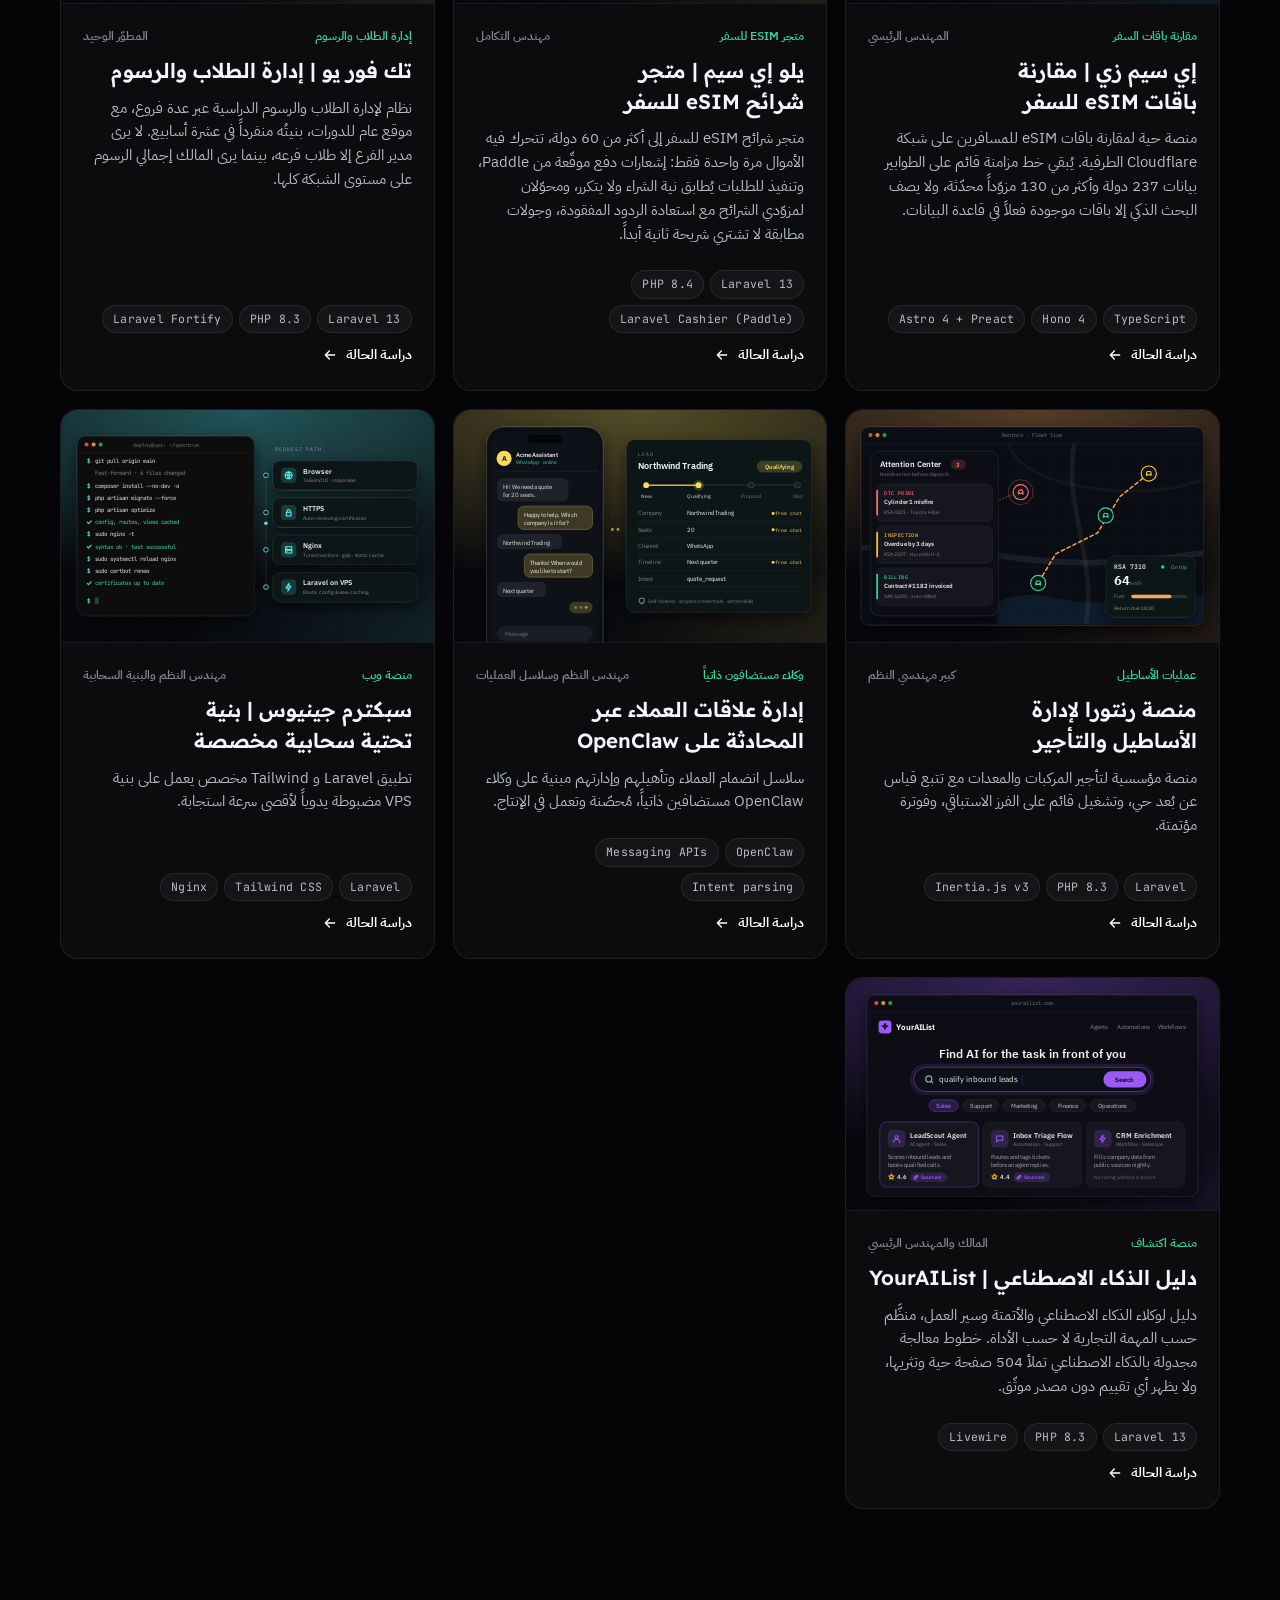
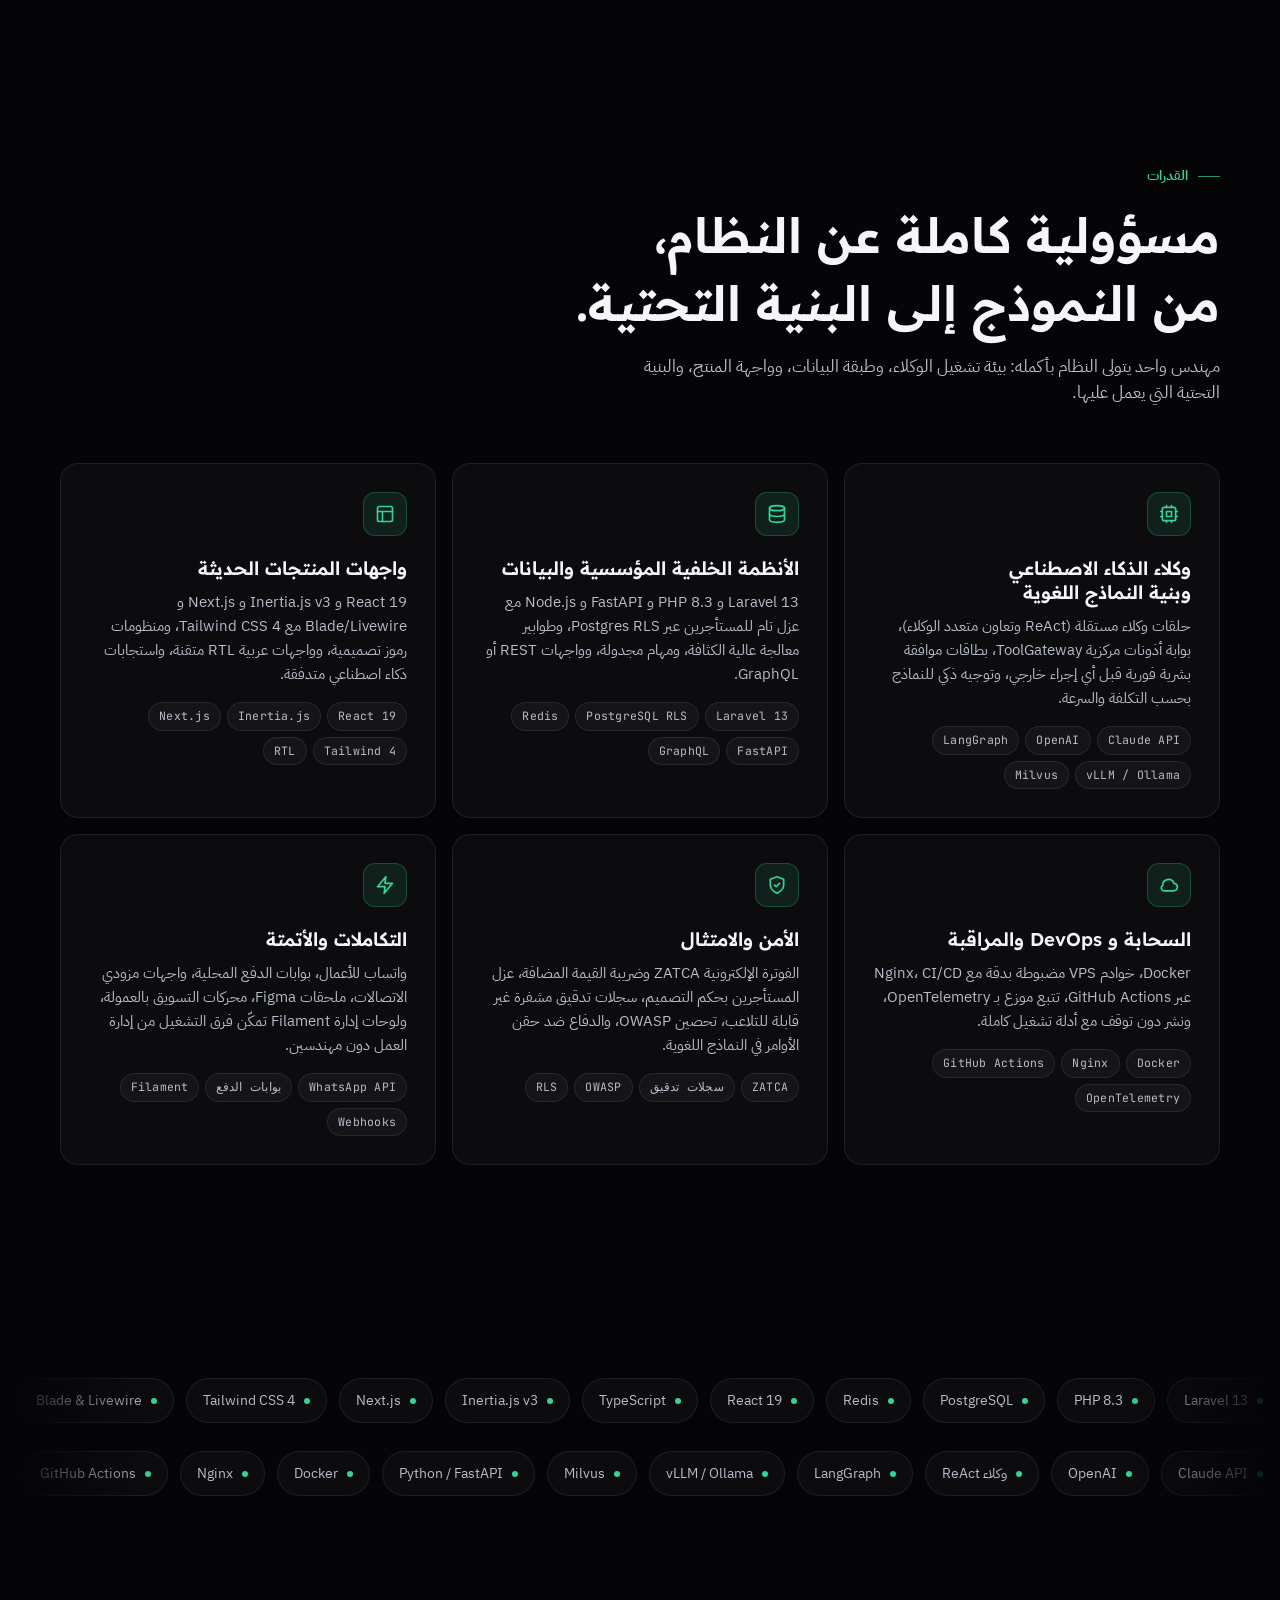
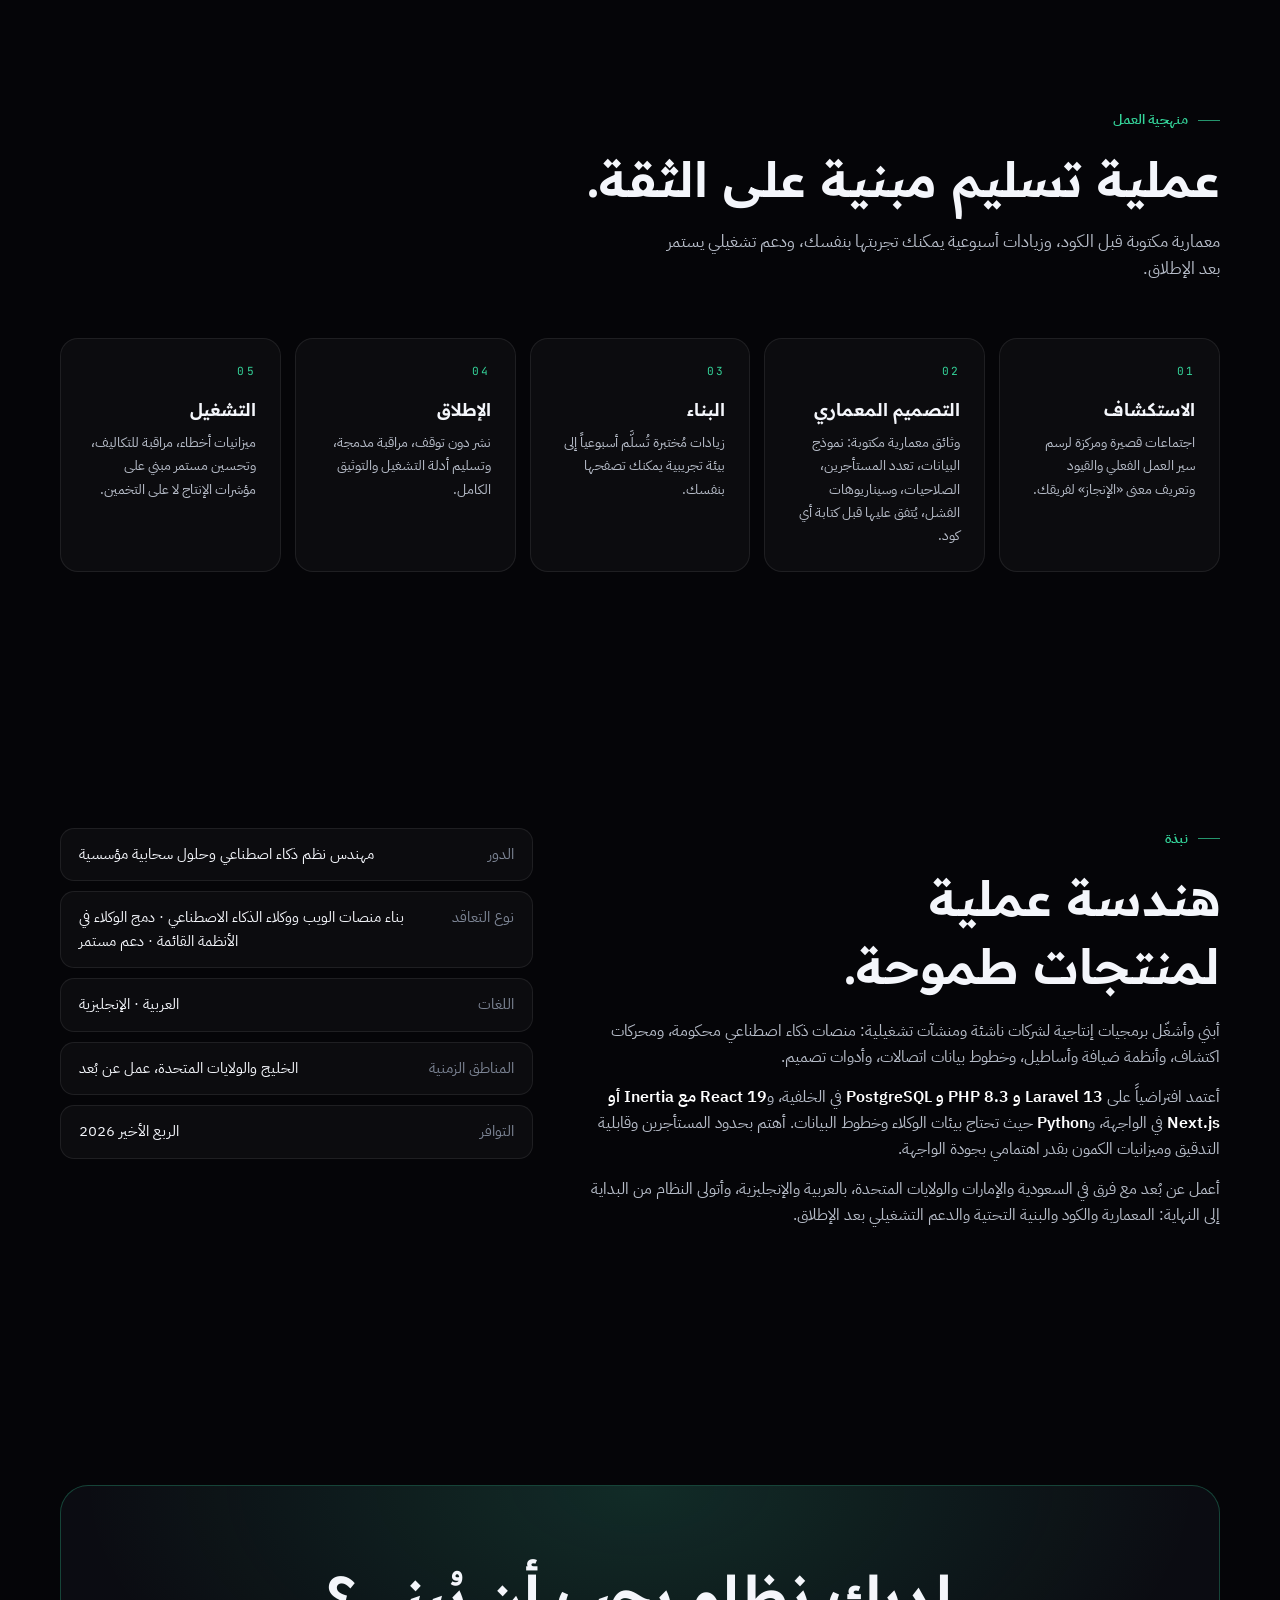
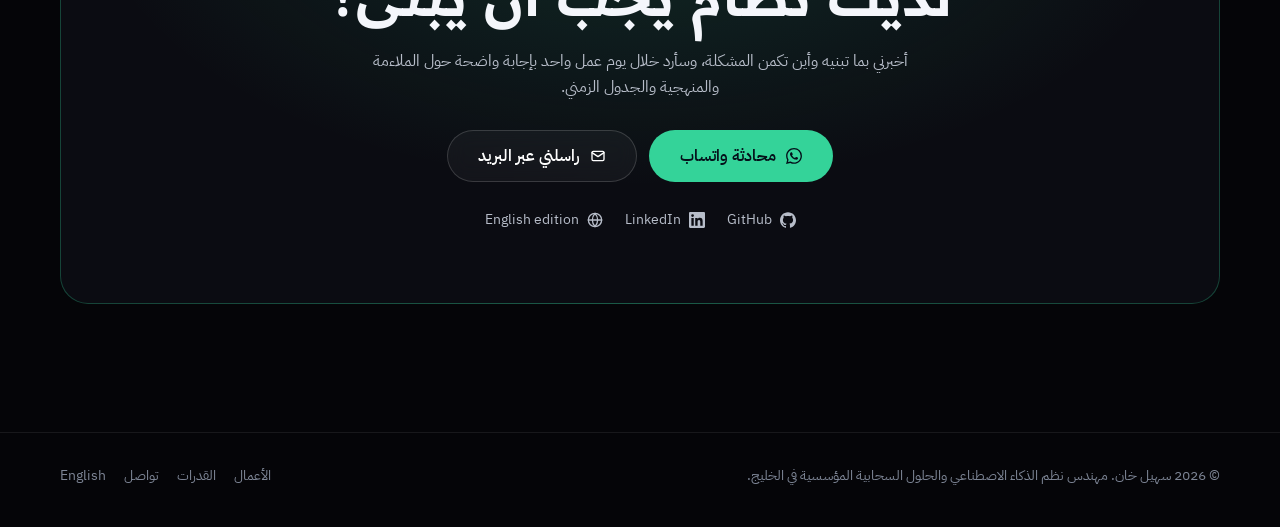
<file: ar.html>
<!DOCTYPE html>
<html lang="ar" dir="rtl">
<head>
  <meta charset="UTF-8">
  <meta name="viewport" content="width=device-width, initial-scale=1.0">
  <title>سهيل خان — مهندس نظم الذكاء الاصطناعي والحلول السحابية المؤسسية</title>
  <meta name="description" content="سهيل خان يبني منصات الويب ووكلاء الذكاء الاصطناعي، ويدمج الوكلاء في الأعمال القائمة، مع أنظمة متوافقة مع متطلبات السوق السعودي والخليجي: الفوترة الإلكترونية ZATCA، الريال السعودي، وواتساب للأعمال. دراسات حالة: رواق للفنادق، رنتورا للأساطيل، إيجنت ماجيك والمزيد.">
  <meta name="theme-color" content="#050508">
  <meta name="color-scheme" content="dark">

  <!-- TODO: استبدل https://sohailkhan.dev/ بنطاقك الحقيقي قبل النشر -->
  <link rel="canonical" href="https://sohailkhan.dev/ar.html">
  <link rel="alternate" hreflang="ar" href="https://sohailkhan.dev/ar.html">
  <link rel="alternate" hreflang="en" href="https://sohailkhan.dev/">
  <link rel="alternate" hreflang="x-default" href="https://sohailkhan.dev/">

  <meta property="og:type" content="website">
  <meta property="og:title" content="سهيل خان — مهندس نظم الذكاء الاصطناعي والحلول السحابية المؤسسية">
  <meta property="og:description" content="منصات ويب ووكلاء ذكاء اصطناعي، ودمج الوكلاء في أعمالك القائمة، بما يتوافق مع متطلبات السوق السعودي والخليجي.">
  <meta property="og:url" content="https://sohailkhan.dev/ar.html">
  <meta property="og:locale" content="ar_SA">
  <meta property="og:locale:alternate" content="en_US">
  <meta name="twitter:card" content="summary_large_image">

  <link rel="icon" href="data:image/svg+xml,%3Csvg xmlns='http://www.w3.org/2000/svg' viewBox='0 0 64 64'%3E%3Cdefs%3E%3ClinearGradient id='g' x1='0' y1='0' x2='1' y2='1'%3E%3Cstop offset='0' stop-color='%23a7f3d0'/%3E%3Cstop offset='1' stop-color='%2334d399'/%3E%3C/linearGradient%3E%3C/defs%3E%3Crect width='64' height='64' rx='16' fill='url(%23g)'/%3E%3Ctext x='32' y='41' text-anchor='middle' font-family='Inter,Arial,sans-serif' font-size='26' font-weight='700' fill='%2304101a'%3ESK%3C/text%3E%3C/svg%3E">

  <link rel="preconnect" href="https://fonts.googleapis.com">
  <link rel="preconnect" href="https://fonts.gstatic.com" crossorigin>
  <link href="https://fonts.googleapis.com/css2?family=IBM+Plex+Sans+Arabic:wght@400;500;600;700&family=Readex+Pro:wght@500..700&family=JetBrains+Mono:wght@400;500;600&display=swap" rel="stylesheet">
  <link rel="stylesheet" href="assets/css/styles.css">

  <script type="application/ld+json">
  {
    "@context": "https://schema.org",
    "@type": "Person",
    "name": "سهيل خان",
    "alternateName": "Sohail Khan",
    "jobTitle": "مهندس نظم الذكاء الاصطناعي والحلول السحابية المؤسسية",
    "url": "https://sohailkhan.dev/ar.html",
    "sameAs": ["https://github.com/Koding-net"],
    "knowsLanguage": ["ar", "en"],
    "knowsAbout": ["وكلاء الذكاء الاصطناعي", "Laravel", "PostgreSQL", "React", "المعمارية السحابية", "ZATCA"]
  }
  </script>
</head>
<body>

<!-- Icon sprite -->
<svg xmlns="http://www.w3.org/2000/svg" style="display:none" aria-hidden="true">
  <symbol id="i-arrow" viewBox="0 0 24 24" fill="none" stroke="currentColor" stroke-width="2" stroke-linecap="round" stroke-linejoin="round"><path d="M5 12h14M13 6l6 6-6 6"/></symbol>
  <symbol id="i-chevron" viewBox="0 0 24 24" fill="none" stroke="currentColor" stroke-width="2" stroke-linecap="round" stroke-linejoin="round"><path d="m6 9 6 6 6-6"/></symbol>
  <symbol id="i-ext" viewBox="0 0 24 24" fill="none" stroke="currentColor" stroke-width="2" stroke-linecap="round" stroke-linejoin="round"><path d="M14 4h6v6M20 4l-9 9M19 14v5a1 1 0 0 1-1 1H5a1 1 0 0 1-1-1V6a1 1 0 0 1 1-1h5"/></symbol>
  <symbol id="i-mail" viewBox="0 0 24 24" fill="none" stroke="currentColor" stroke-width="2" stroke-linecap="round" stroke-linejoin="round"><rect x="3" y="5" width="18" height="14" rx="2"/><path d="m3 7 9 6 9-6"/></symbol>
  <symbol id="i-globe" viewBox="0 0 24 24" fill="none" stroke="currentColor" stroke-width="2" stroke-linecap="round" stroke-linejoin="round"><circle cx="12" cy="12" r="10"/><path d="M2 12h20M12 2a15.3 15.3 0 0 1 4 10 15.3 15.3 0 0 1-4 10 15.3 15.3 0 0 1-4-10 15.3 15.3 0 0 1 4-10z"/></symbol>
  <symbol id="i-menu" viewBox="0 0 24 24" fill="none" stroke="currentColor" stroke-width="2" stroke-linecap="round"><path d="M4 7h16M4 12h16M4 17h16"/></symbol>
  <symbol id="i-x" viewBox="0 0 24 24" fill="none" stroke="currentColor" stroke-width="2" stroke-linecap="round"><path d="M18 6 6 18M6 6l12 12"/></symbol>
  <symbol id="i-cpu" viewBox="0 0 24 24" fill="none" stroke="currentColor" stroke-width="2" stroke-linecap="round" stroke-linejoin="round"><rect x="4" y="4" width="16" height="16" rx="2"/><rect x="9" y="9" width="6" height="6"/><path d="M15 2v2M9 2v2M15 20v2M9 20v2M2 15h2M2 9h2M20 15h2M20 9h2"/></symbol>
  <symbol id="i-db" viewBox="0 0 24 24" fill="none" stroke="currentColor" stroke-width="2" stroke-linecap="round" stroke-linejoin="round"><ellipse cx="12" cy="5" rx="9" ry="3"/><path d="M3 5v14c0 1.7 4 3 9 3s9-1.3 9-3V5"/><path d="M3 12c0 1.7 4 3 9 3s9-1.3 9-3"/></symbol>
  <symbol id="i-layout" viewBox="0 0 24 24" fill="none" stroke="currentColor" stroke-width="2" stroke-linecap="round" stroke-linejoin="round"><rect x="3" y="3" width="18" height="18" rx="2"/><path d="M3 9h18M9 21V9"/></symbol>
  <symbol id="i-cloud" viewBox="0 0 24 24" fill="none" stroke="currentColor" stroke-width="2" stroke-linecap="round" stroke-linejoin="round"><path d="M17.5 19a4.5 4.5 0 0 0 .5-8.97A7 7 0 0 0 4.4 12.5 3.5 3.5 0 0 0 6 19z"/></symbol>
  <symbol id="i-shield" viewBox="0 0 24 24" fill="none" stroke="currentColor" stroke-width="2" stroke-linecap="round" stroke-linejoin="round"><path d="M12 22s8-4 8-10V5l-8-3-8 3v7c0 6 8 10 8 10z"/><path d="m9 12 2 2 4-4"/></symbol>
  <symbol id="i-zap" viewBox="0 0 24 24" fill="none" stroke="currentColor" stroke-width="2" stroke-linecap="round" stroke-linejoin="round"><path d="M13 2 3 14h9l-1 8 10-12h-9z"/></symbol>
  <symbol id="i-wa" viewBox="0 0 24 24" fill="currentColor"><path d="M17.472 14.382c-.297-.149-1.758-.867-2.03-.967-.273-.099-.471-.148-.67.15-.197.297-.767.966-.94 1.164-.173.199-.347.223-.644.075-.297-.15-1.255-.463-2.39-1.475-.883-.788-1.48-1.761-1.653-2.059-.173-.297-.018-.458.13-.606.134-.133.298-.347.446-.52.149-.174.198-.298.298-.497.099-.198.05-.371-.025-.52-.075-.149-.669-1.612-.916-2.207-.242-.579-.487-.5-.669-.51-.173-.008-.371-.01-.57-.01-.198 0-.52.074-.792.372-.272.297-1.04 1.016-1.04 2.479 0 1.462 1.065 2.875 1.213 3.074.149.198 2.096 3.2 5.077 4.487.709.306 1.262.489 1.694.625.712.227 1.36.195 1.871.118.571-.085 1.758-.719 2.006-1.413.248-.694.248-1.289.173-1.413-.074-.124-.272-.198-.57-.347m-5.421 7.403h-.004a9.87 9.87 0 0 1-5.031-1.378l-.361-.214-3.741.982.998-3.648-.235-.374a9.86 9.86 0 0 1-1.51-5.26c.001-5.45 4.436-9.884 9.888-9.884 2.64 0 5.122 1.03 6.988 2.898a9.825 9.825 0 0 1 2.893 6.994c-.003 5.45-4.437 9.884-9.885 9.884m8.413-18.297A11.815 11.815 0 0 0 12.05 0C5.495 0 .16 5.335.157 11.892c0 2.096.547 4.142 1.588 5.945L.057 24l6.305-1.654a11.882 11.882 0 0 0 5.683 1.448h.005c6.554 0 11.89-5.335 11.893-11.893a11.821 11.821 0 0 0-3.48-8.413Z"/></symbol>
  <symbol id="i-github" viewBox="0 0 24 24" fill="currentColor"><path d="M12 .297c-6.63 0-12 5.373-12 12 0 5.303 3.438 9.8 8.205 11.385.6.113.82-.258.82-.577 0-.285-.01-1.04-.015-2.04-3.338.724-4.042-1.61-4.042-1.61C4.422 18.07 3.633 17.7 3.633 17.7c-1.087-.744.084-.729.084-.729 1.205.084 1.838 1.236 1.838 1.236 1.07 1.835 2.809 1.305 3.495.998.108-.776.417-1.305.76-1.605-2.665-.3-5.466-1.332-5.466-5.93 0-1.31.465-2.38 1.235-3.22-.135-.303-.54-1.523.105-3.176 0 0 1.005-.322 3.3 1.23.96-.267 1.98-.399 3-.405 1.02.006 2.04.138 3 .405 2.28-1.552 3.285-1.23 3.285-1.23.645 1.653.24 2.873.12 3.176.765.84 1.23 1.91 1.23 3.22 0 4.61-2.805 5.625-5.475 5.92.42.36.81 1.096.81 2.22 0 1.606-.015 2.896-.015 3.286 0 .315.21.69.825.57C20.565 22.092 24 17.592 24 12.297c0-6.627-5.373-12-12-12"/></symbol>
  <symbol id="i-linkedin" viewBox="0 0 24 24" fill="currentColor"><path d="M20.447 20.452h-3.554v-5.569c0-1.328-.027-3.037-1.852-3.037-1.853 0-2.136 1.445-2.136 2.939v5.667H9.351V9h3.414v1.561h.046c.477-.9 1.637-1.85 3.37-1.85 3.601 0 4.267 2.37 4.267 5.455v6.286zM5.337 7.433a2.062 2.062 0 0 1-2.063-2.065 2.064 2.064 0 1 1 2.063 2.065zm1.782 13.019H3.555V9h3.564v11.452zM22.225 0H1.771C.792 0 0 .774 0 1.729v20.542C0 23.227.792 24 1.771 24h20.451C23.2 24 24 23.227 24 22.271V1.729C24 .774 23.2 0 22.222 0h.003z"/></symbol>
</svg>

<a class="skip-link" href="#main">الانتقال إلى المحتوى</a>
<canvas id="starfield" class="starfield" aria-hidden="true"></canvas>
<div class="bg-glow" aria-hidden="true"></div>

<!-- ======================= الترويسة ======================= -->
<header class="site-header" id="top">
  <nav class="nav" aria-label="التنقل الرئيسي">
    <a class="nav__brand" href="#top" aria-label="سهيل خان — الصفحة الرئيسية">
      <span class="nav__mark" aria-hidden="true">SK</span>
      <span>سهيل خان</span>
    </a>
    <ul class="nav__links" id="nav-links">
      <li><a href="#work">الأعمال</a></li>
      <li><a href="#capabilities">القدرات</a></li>
      <li><a href="#process">منهجية العمل</a></li>
      <li><a href="#about">نبذة</a></li>
      <li><a href="#contact">تواصل</a></li>
    </ul>
    <div class="nav__actions">
      <a class="nav__lang" href="index.html" hreflang="en" lang="en" title="English edition — US &amp; global">
        <svg aria-hidden="true"><use href="#i-globe"/></svg><span>EN</span>
      </a>
      <a class="btn btn--primary btn--sm nav__cta" href="#contact">لنتحدث <svg class="icon-flip" aria-hidden="true"><use href="#i-arrow"/></svg></a>
      <button class="nav__toggle" type="button" aria-expanded="false" aria-controls="nav-links" aria-label="فتح القائمة">
        <svg class="icon-menu" aria-hidden="true"><use href="#i-menu"/></svg>
        <svg class="icon-close" aria-hidden="true"><use href="#i-x"/></svg>
      </button>
    </div>
  </nav>
</header>

<main id="main">

  <!-- ======================= الواجهة الرئيسية ======================= -->
  <section class="hero" id="hero" aria-labelledby="hero-title">
    <div class="avatar" id="avatar" aria-hidden="true">
      <canvas id="avatar-canvas" class="avatar__canvas"></canvas>
    </div>
    <div class="forms" role="group" aria-label="اختر التشكيل">
      <button type="button" class="forms__btn" aria-pressed="true">الوكلاء</button>
      <button type="button" class="forms__btn" aria-pressed="false">السحابة</button>
      <button type="button" class="forms__btn" aria-pressed="false">البيانات</button>
    </div>

    <p class="hero__status"><span class="dot" aria-hidden="true"></span> متاح لمشاريع جديدة · الربع الأخير 2026</p>
    <h1 class="hero__title" id="hero-title">هندسة <span class="grad">أنظمة الذكاء الاصطناعي</span> والمنصات السحابية التي تعمل في الإنتاج.</h1>
    <p class="hero__sub">أنا سهيل خان، مهندس نظم ذكاء اصطناعي وحلول سحابية مؤسسية. أبني منصات الويب ووكلاء الذكاء الاصطناعي، وأدمج الوكلاء في أعمالك القائمة: نظام إدارة العملاء، والبريد، وواتساب، وقواعد البيانات، والأدوات الداخلية، مع صلاحيات وموافقات بشرية وسجل تدقيق لكل وكيل، وتوافق كامل مع متطلبات السوق السعودي والخليجي: الفوترة الإلكترونية (ZATCA)، الريال السعودي، وواتساب للأعمال.</p>
    <div class="hero__cta">
      <a class="btn btn--primary btn--lg" href="#work">استعراض دراسات الحالة <svg aria-hidden="true"><use href="#i-chevron"/></svg></a>
      <a class="btn btn--ghost btn--lg" data-contact="whatsapp" href="#" target="_blank" rel="noopener noreferrer"><svg aria-hidden="true"><use href="#i-wa"/></svg> محادثة واتساب مباشرة</a>
    </div>
    <div class="hero__scroll" aria-hidden="true">مرّر للأسفل <i></i></div>
  </section>

  <!-- ======================= مؤشرات الموثوقية ======================= -->
  <section class="metrics" aria-label="مؤشرات الإنتاج والموثوقية">
    <div class="container">
      <div class="metrics__panel" data-reveal>
        <div class="metric">
          <div class="metric__value"><em><span data-count="99.9" data-decimals="1" data-suffix="%">99.9%</span></em></div>
          <div class="metric__label">توافر الأنظمة السحابية (Uptime)</div>
        </div>
        <div class="metric">
          <div class="metric__value">ZATCA</div>
          <div class="metric__label">توافق الفوترة الإلكترونية وضريبة القيمة المضافة</div>
        </div>
        <div class="metric">
          <div class="metric__value"><em>SAR</em> / AED</div>
          <div class="metric__label">دعم العملات المحلية وبوابات الدفع</div>
        </div>
        <div class="metric">
          <div class="metric__value"><span data-count="10" data-count-from="shipped">10</span></div>
          <div class="metric__label">منصات مؤسسية تم إطلاقها</div>
        </div>
      </div>
    </div>
  </section>

  <!-- ======================= الأعمال ======================= -->
  <section class="section section--flush-top" id="work" aria-labelledby="work-title">
    <div class="container">
      <div class="section__head section__head--row">
        <div data-reveal>
          <p class="eyebrow">أعمال مختارة</p>
          <h2 class="h2" id="work-title">تسعة أنظمة، تم إطلاقها وتعمل فعلاً.</h2>
          <p class="lead">كل مشروع أدناه هو برمجية إنتاجية بمستخدمين حقيقيين. افتح دراسة الحالة للاطلاع على التحدي والمعمارية وما تم تسليمه.</p>
        </div>
        <div class="filters" id="filters" role="group" aria-label="تصفية المشاريع" data-reveal></div>
      </div>
      <div class="projects" id="projects-grid" data-stagger></div>
    </div>
  </section>

  <!-- ======================= الخدمات (مخفية مؤقتاً؛ احذف hidden لإعادتها وأعد روابط التنقل والتذييل) ======================= -->
  <section class="section" id="services" aria-labelledby="services-title" hidden>
    <div class="container">
      <div class="section__head" data-reveal>
        <p class="eyebrow">خدمات بأسعار ثابتة</p>
        <h2 class="h2" id="services-title">عروض دخول بسعر ثابت، ثم عقد شهري.</h2>
        <p class="lead">يبدأ كل تعاقد بتقييم محدد النطاق وبسعر ثابت مع تقرير مكتوب «قبل وبعد». وبعد التسليم، أتولى إبقاء النظام آمناً وشغّالاً بخطة شهرية. دون فوترة بالساعة ودون نطاق مفتوح.</p>
      </div>
      <div class="offers" data-stagger>
        <article class="offer offer--lead" data-reveal>
          <span class="offer__tag">الأنسب لخبرتي</span>
          <h3 class="offer__title">أمن الوكلاء و MCP</h3>
          <p class="offer__text">تحصين وكلاء الذكاء الاصطناعي المستضافين ذاتياً وسلاسل الأدوات التي تستدعيها، للفرق التي تشغّلها فعلاً وتحتاج إلى إبعادها عن الإنترنت العام وإخضاعها للتحكم.</p>
          <ul class="offer__list">
            <li>تحصين OpenClaw و Hermes وغيرهما من الوكلاء المستضافين ذاتياً: التعرض الشبكي، بيانات اعتماد محدودة النطاق، فحص المهارات، وسياسات تُطبَّق خارج عملية الوكيل</li>
            <li>مراجعة خوادم MCP وصلاحيات الوكلاء</li>
            <li>اختبار حقن الأوامر وفق قائمتي OWASP للنماذج اللغوية والوكلاء</li>
            <li>رعاية شهرية مُدارة للوكلاء: ترقيع ومراقبة وسجل تدقيق</li>
          </ul>
          <p class="offer__for"><strong>لمن:</strong> فرق تشغّل وكلاء في الإنتاج، منتجات SaaS تطلق ميزات نماذج لغوية، وشركات اكتشفت وكلاء غير مصرح بهم.</p>
          <div class="offer__price">
            <div><span>إعداد التحصين</span><b>من $1,500</b></div>
            <div><span>مراجعة أمنية</span><b>من $6,000</b></div>
            <div><span>رعاية مُدارة</span><b>من $300 شهرياً</b></div>
          </div>
          <a class="btn btn--accent btn--sm" data-contact="whatsapp" data-wa-text="مرحباً سهيل، أود حجز تقييم لأمن الوكلاء و MCP." href="#" target="_blank" rel="noopener noreferrer">احجز تقييماً <svg class="icon-flip" aria-hidden="true"><use href="#i-arrow"/></svg></a>
        </article>
        <article class="offer" data-reveal>
          <span class="offer__tag">بعلامتكم التجارية</span>
          <h3 class="offer__title">فريق Copilot و Azure AI لمزودي الخدمات المُدارة</h3>
          <p class="offer__text">فريق أول في Azure والأمن والوكلاء يعيد مزودو الخدمات المُدارة (MSPs) وشركاء Microsoft بيعه تحت علامتهم التجارية وبهامش ربح مريح.</p>
          <ul class="offer__list">
            <li>جاهزية Copilot: تنظيف صلاحيات SharePoint، تصنيفات Purview و DLP، ومعالجة المشاركة المفرطة</li>
            <li>بناء وكلاء عبر Copilot Studio و Azure AI Foundry</li>
            <li>سباقات ترقيع ومعالجة عبر Intune و Azure Update Manager</li>
            <li>تسليم تحت علامتكم التجارية دون أن يرى عميلكم اسمي</li>
          </ul>
          <p class="offer__for"><strong>لمن:</strong> مزودو خدمات مُدارة بفرق من 10 إلى 200 موظف، وشركاء Microsoft الصغار الذين يخدمون عملاء من 50 إلى 5,000 مقعد.</p>
          <div class="offer__price">
            <div><span>جاهزية Copilot</span><b>من $2,000</b></div>
            <div><span>بناء أول وكيل</span><b>من $5,000</b></div>
            <div><span>عقد معالجة شهري</span><b>من $1,000 شهرياً</b></div>
          </div>
          <a class="btn btn--ghost btn--sm" data-contact="whatsapp" data-wa-text="مرحباً سهيل، أدير شركة خدمات مُدارة أو شريك Microsoft وأود مناقشة فريق Copilot و Azure AI بعلامتنا التجارية." href="#" target="_blank" rel="noopener noreferrer">اطلب قائمة الخدمات <svg class="icon-flip" aria-hidden="true"><use href="#i-arrow"/></svg></a>
        </article>
        <article class="offer" data-reveal>
          <span class="offer__tag">للشركات الصغيرة والمتوسطة</span>
          <h3 class="offer__title">إنقاذ وتشغيل أنظمة الذكاء الاصطناعي</h3>
          <p class="offer__text">للتطبيق الذي بناه فريقك بأدوات الذكاء الاصطناعي، أو التجربة التي لم تصل إلى الإنتاج قط. أجعله قابلاً للنشر وآمناً ومُصاناً، ثم أشغّله شهرياً.</p>
          <ul class="offer__list">
            <li>تحصين إنتاجي للتطبيقات المبنية بأدوات الذكاء الاصطناعي</li>
            <li>إصلاح التجارب المتعثرة: التكامل، التقييم، النشر، المراقبة</li>
            <li>DevOps والأمن والمسؤولية في جهة واحدة</li>
            <li>خطة تشغيل شهرية بتقارير التوافر والتكلفة والحوادث</li>
          </ul>
          <p class="offer__for"><strong>لمن:</strong> شركات من 20 إلى 250 موظفاً يكون فيها صاحب القرار مدير العمليات أو المالك أو الشريك المدير.</p>
          <div class="offer__price">
            <div><span>تدقيق الإنقاذ</span><b>من $1,500</b></div>
            <div><span>مشروع الإنقاذ</span><b>من $4,000</b></div>
            <div><span>تشغيل شهري</span><b>من $1,500 شهرياً</b></div>
          </div>
          <a class="btn btn--ghost btn--sm" data-contact="whatsapp" data-wa-text="مرحباً سهيل، لدينا تطبيق مبني بالذكاء الاصطناعي أو تجربة متعثرة تحتاج إلى إنقاذ. هل يمكننا التحدث؟" href="#" target="_blank" rel="noopener noreferrer">ابدأ بتدقيق الإنقاذ <svg class="icon-flip" aria-hidden="true"><use href="#i-arrow"/></svg></a>
        </article>
      </div>
      <p class="offers__note">الأسعار نقاط بداية لأعمال محددة النطاق وتُؤكَّد بعد مكالمة مدتها 30 دقيقة. المراجعات الأكبر والبيئات متعددة المستأجرين وأحجام العلامة البيضاء تُسعَّر على حدة.</p>
    </div>
  </section>

  <!-- ======================= القدرات ======================= -->
  <section class="section" id="capabilities" aria-labelledby="cap-title">
    <div class="container">
      <div class="section__head" data-reveal>
        <p class="eyebrow">القدرات</p>
        <h2 class="h2" id="cap-title">مسؤولية كاملة عن النظام، من النموذج إلى البنية التحتية.</h2>
        <p class="lead">مهندس واحد يتولى النظام بأكمله: بيئة تشغيل الوكلاء، وطبقة البيانات، وواجهة المنتج، والبنية التحتية التي يعمل عليها.</p>
      </div>
      <div class="grid grid--3" data-stagger>
        <article class="card" data-reveal>
          <div class="card__icon"><svg aria-hidden="true"><use href="#i-cpu"/></svg></div>
          <h3 class="card__title">وكلاء الذكاء الاصطناعي وبنية النماذج اللغوية</h3>
          <p class="card__text">حلقات وكلاء مستقلة (ReAct وتعاون متعدد الوكلاء)، بوابة أذونات مركزية ToolGateway، بطاقات موافقة بشرية فورية قبل أي إجراء خارجي، وتوجيه ذكي للنماذج بحسب التكلفة والسرعة.</p>
          <div class="card__list"><span class="chip">Claude API</span><span class="chip">OpenAI</span><span class="chip">LangGraph</span><span class="chip">vLLM / Ollama</span><span class="chip">Milvus</span></div>
        </article>
        <article class="card" data-reveal>
          <div class="card__icon"><svg aria-hidden="true"><use href="#i-db"/></svg></div>
          <h3 class="card__title">الأنظمة الخلفية المؤسسية والبيانات</h3>
          <p class="card__text">Laravel 13 و PHP 8.3 و FastAPI و Node.js مع عزل تام للمستأجرين عبر Postgres RLS، وطوابير معالجة عالية الكثافة، ومهام مجدولة، وواجهات REST أو GraphQL.</p>
          <div class="card__list"><span class="chip">Laravel 13</span><span class="chip">PostgreSQL RLS</span><span class="chip">Redis</span><span class="chip">FastAPI</span><span class="chip">GraphQL</span></div>
        </article>
        <article class="card" data-reveal>
          <div class="card__icon"><svg aria-hidden="true"><use href="#i-layout"/></svg></div>
          <h3 class="card__title">واجهات المنتجات الحديثة</h3>
          <p class="card__text">React 19 و Inertia.js v3 و Next.js و Blade/Livewire مع Tailwind CSS 4، ومنظومات رموز تصميمية، وواجهات عربية RTL متقنة، واستجابات ذكاء اصطناعي متدفقة.</p>
          <div class="card__list"><span class="chip">React 19</span><span class="chip">Inertia.js</span><span class="chip">Next.js</span><span class="chip">Tailwind 4</span><span class="chip">RTL</span></div>
        </article>
        <article class="card" data-reveal>
          <div class="card__icon"><svg aria-hidden="true"><use href="#i-cloud"/></svg></div>
          <h3 class="card__title">السحابة و DevOps والمراقبة</h3>
          <p class="card__text">Docker، خوادم VPS مضبوطة بدقة مع Nginx، CI/CD عبر GitHub Actions، تتبع موزع بـ OpenTelemetry، ونشر دون توقف مع أدلة تشغيل كاملة.</p>
          <div class="card__list"><span class="chip">Docker</span><span class="chip">Nginx</span><span class="chip">GitHub Actions</span><span class="chip">OpenTelemetry</span></div>
        </article>
        <article class="card" data-reveal>
          <div class="card__icon"><svg aria-hidden="true"><use href="#i-shield"/></svg></div>
          <h3 class="card__title">الأمن والامتثال</h3>
          <p class="card__text">الفوترة الإلكترونية ZATCA وضريبة القيمة المضافة، عزل المستأجرين بحكم التصميم، سجلات تدقيق مشفرة غير قابلة للتلاعب، تحصين OWASP، والدفاع ضد حقن الأوامر في النماذج اللغوية.</p>
          <div class="card__list"><span class="chip">ZATCA</span><span class="chip">سجلات تدقيق</span><span class="chip">OWASP</span><span class="chip">RLS</span></div>
        </article>
        <article class="card" data-reveal>
          <div class="card__icon"><svg aria-hidden="true"><use href="#i-zap"/></svg></div>
          <h3 class="card__title">التكاملات والأتمتة</h3>
          <p class="card__text">واتساب للأعمال، بوابات الدفع المحلية، واجهات مزودي الاتصالات، ملحقات Figma، محركات التسويق بالعمولة، ولوحات إدارة Filament تمكّن فرق التشغيل من إدارة العمل دون مهندسين.</p>
          <div class="card__list"><span class="chip">WhatsApp API</span><span class="chip">بوابات الدفع</span><span class="chip">Filament</span><span class="chip">Webhooks</span></div>
        </article>
      </div>
    </div>
  </section>

  <!-- ======================= شريط التقنيات ======================= -->
  <section class="stack" id="stack" aria-label="التقنيات المستخدمة">
    <div class="marquee" data-marquee="row1"></div>
    <div class="marquee marquee--reverse" data-marquee="row2"></div>
  </section>

  <!-- ======================= منهجية العمل ======================= -->
  <section class="section" id="process" aria-labelledby="process-title">
    <div class="container">
      <div class="section__head" data-reveal>
        <p class="eyebrow">منهجية العمل</p>
        <h2 class="h2" id="process-title">عملية تسليم مبنية على الثقة.</h2>
        <p class="lead">معمارية مكتوبة قبل الكود، وزيادات أسبوعية يمكنك تجربتها بنفسك، ودعم تشغيلي يستمر بعد الإطلاق.</p>
      </div>
      <div class="steps" data-stagger>
        <div class="step" data-reveal><div class="step__n">01</div><h3 class="step__title">الاستكشاف</h3><p class="step__text">اجتماعات قصيرة ومركزة لرسم سير العمل الفعلي والقيود وتعريف معنى «الإنجاز» لفريقك.</p></div>
        <div class="step" data-reveal><div class="step__n">02</div><h3 class="step__title">التصميم المعماري</h3><p class="step__text">وثائق معمارية مكتوبة: نموذج البيانات، تعدد المستأجرين، الصلاحيات، وسيناريوهات الفشل، يُتفق عليها قبل كتابة أي كود.</p></div>
        <div class="step" data-reveal><div class="step__n">03</div><h3 class="step__title">البناء</h3><p class="step__text">زيادات مُختبرة تُسلَّم أسبوعياً إلى بيئة تجريبية يمكنك تصفحها بنفسك.</p></div>
        <div class="step" data-reveal><div class="step__n">04</div><h3 class="step__title">الإطلاق</h3><p class="step__text">نشر دون توقف، مراقبة مدمجة، وتسليم أدلة التشغيل والتوثيق الكامل.</p></div>
        <div class="step" data-reveal><div class="step__n">05</div><h3 class="step__title">التشغيل</h3><p class="step__text">ميزانيات أخطاء، مراقبة للتكاليف، وتحسين مستمر مبني على مؤشرات الإنتاج لا على التخمين.</p></div>
      </div>
    </div>
  </section>

  <!-- ======================= نبذة ======================= -->
  <section class="section" id="about" aria-labelledby="about-title">
    <div class="container about">
      <div data-reveal>
        <p class="eyebrow">نبذة</p>
        <h2 class="h2" id="about-title">هندسة عملية لمنتجات طموحة.</h2>
        <div class="about__text" style="margin-top:18px">
          <p>أبني وأشغّل برمجيات إنتاجية لشركات ناشئة ومنشآت تشغيلية: منصات ذكاء اصطناعي محكومة، ومحركات اكتشاف، وأنظمة ضيافة وأساطيل، وخطوط بيانات اتصالات، وأدوات تصميم.</p>
          <p>أعتمد افتراضياً على <strong>Laravel 13 و PHP 8.3 و PostgreSQL</strong> في الخلفية، و<strong>React 19 مع Inertia أو Next.js</strong> في الواجهة، و<strong>Python</strong> حيث تحتاج بيئات الوكلاء وخطوط البيانات. أهتم بحدود المستأجرين وقابلية التدقيق وميزانيات الكمون بقدر اهتمامي بجودة الواجهة.</p>
          <p>أعمل عن بُعد مع فرق في السعودية والإمارات والولايات المتحدة، بالعربية والإنجليزية، وأتولى النظام من البداية إلى النهاية: المعمارية والكود والبنية التحتية والدعم التشغيلي بعد الإطلاق.</p>
        </div>
      </div>
      <div class="facts" data-stagger>
        <div class="fact" data-reveal><span>الدور</span><span>مهندس نظم ذكاء اصطناعي وحلول سحابية مؤسسية</span></div>
        <div class="fact" data-reveal><span>نوع التعاقد</span><span>بناء منصات الويب ووكلاء الذكاء الاصطناعي · دمج الوكلاء في الأنظمة القائمة · دعم مستمر</span></div>
        <div class="fact" data-reveal><span>اللغات</span><span>العربية · الإنجليزية</span></div>
        <div class="fact" data-reveal><span>المناطق الزمنية</span><span>الخليج والولايات المتحدة، عمل عن بُعد</span></div>
        <div class="fact" data-reveal><span>التوافر</span><span>الربع الأخير 2026</span></div>
      </div>
    </div>
  </section>

  <!-- ======================= التواصل ======================= -->
  <section class="section" id="contact" aria-labelledby="contact-title">
    <div class="container">
      <div class="cta" data-reveal>
        <h2 class="cta__title" id="contact-title">لديك نظام يجب أن يُبنى؟</h2>
        <p class="cta__text">أخبرني بما تبنيه وأين تكمن المشكلة، وسأرد خلال يوم عمل واحد بإجابة واضحة حول الملاءمة والمنهجية والجدول الزمني.</p>
        <div class="cta__actions">
          <a class="btn btn--accent btn--lg" data-contact="whatsapp" href="#" target="_blank" rel="noopener noreferrer"><svg aria-hidden="true"><use href="#i-wa"/></svg> محادثة واتساب</a>
          <a class="btn btn--ghost btn--lg" data-contact="email" href="#"><svg aria-hidden="true"><use href="#i-mail"/></svg> راسلني عبر البريد</a>
        </div>
        <div class="cta__links">
          <a data-contact="github" href="#" target="_blank" rel="noopener noreferrer"><svg aria-hidden="true"><use href="#i-github"/></svg> GitHub</a>
          <a data-contact="linkedin" href="#" target="_blank" rel="noopener noreferrer"><svg aria-hidden="true"><use href="#i-linkedin"/></svg> LinkedIn</a>
          <a href="index.html" hreflang="en"><svg aria-hidden="true"><use href="#i-globe"/></svg> <span lang="en">English edition</span></a>
        </div>
      </div>
    </div>
  </section>

</main>

<!-- ======================= التذييل ======================= -->
<footer class="footer">
  <div class="container footer__row">
    <div>© <span data-year>2026</span> سهيل خان. مهندس نظم الذكاء الاصطناعي والحلول السحابية المؤسسية في الخليج.</div>
    <div class="footer__links">
      <a href="#work">الأعمال</a>
      <a href="#capabilities">القدرات</a>
      <a href="#contact">تواصل</a>
      <a href="index.html" hreflang="en" lang="en">English</a>
    </div>
  </div>
</footer>

<script src="assets/js/data.ar.js"></script>
<script src="assets/js/starfield.js"></script>
<script src="assets/js/avatar.js"></script>
<script src="assets/js/mockups.js"></script>
<script src="assets/js/main.js"></script>
</body>
</html>
</file>
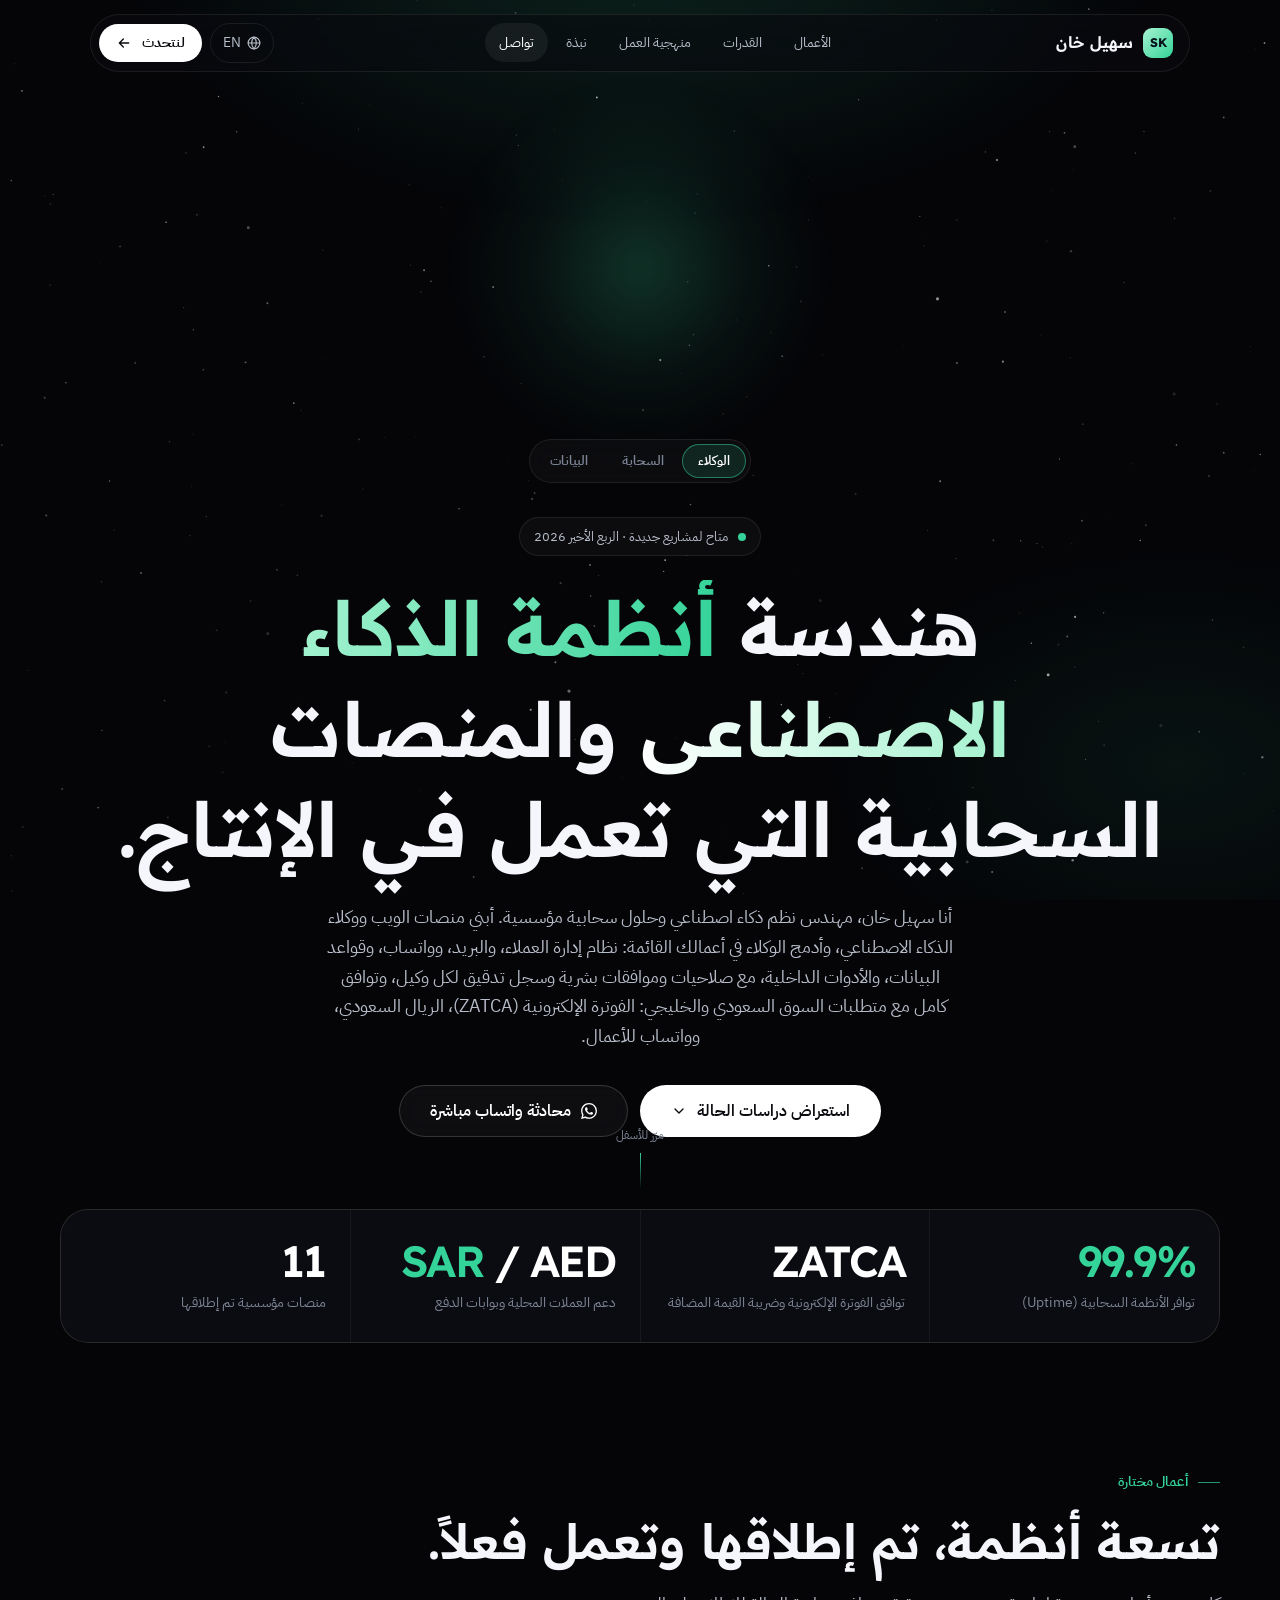
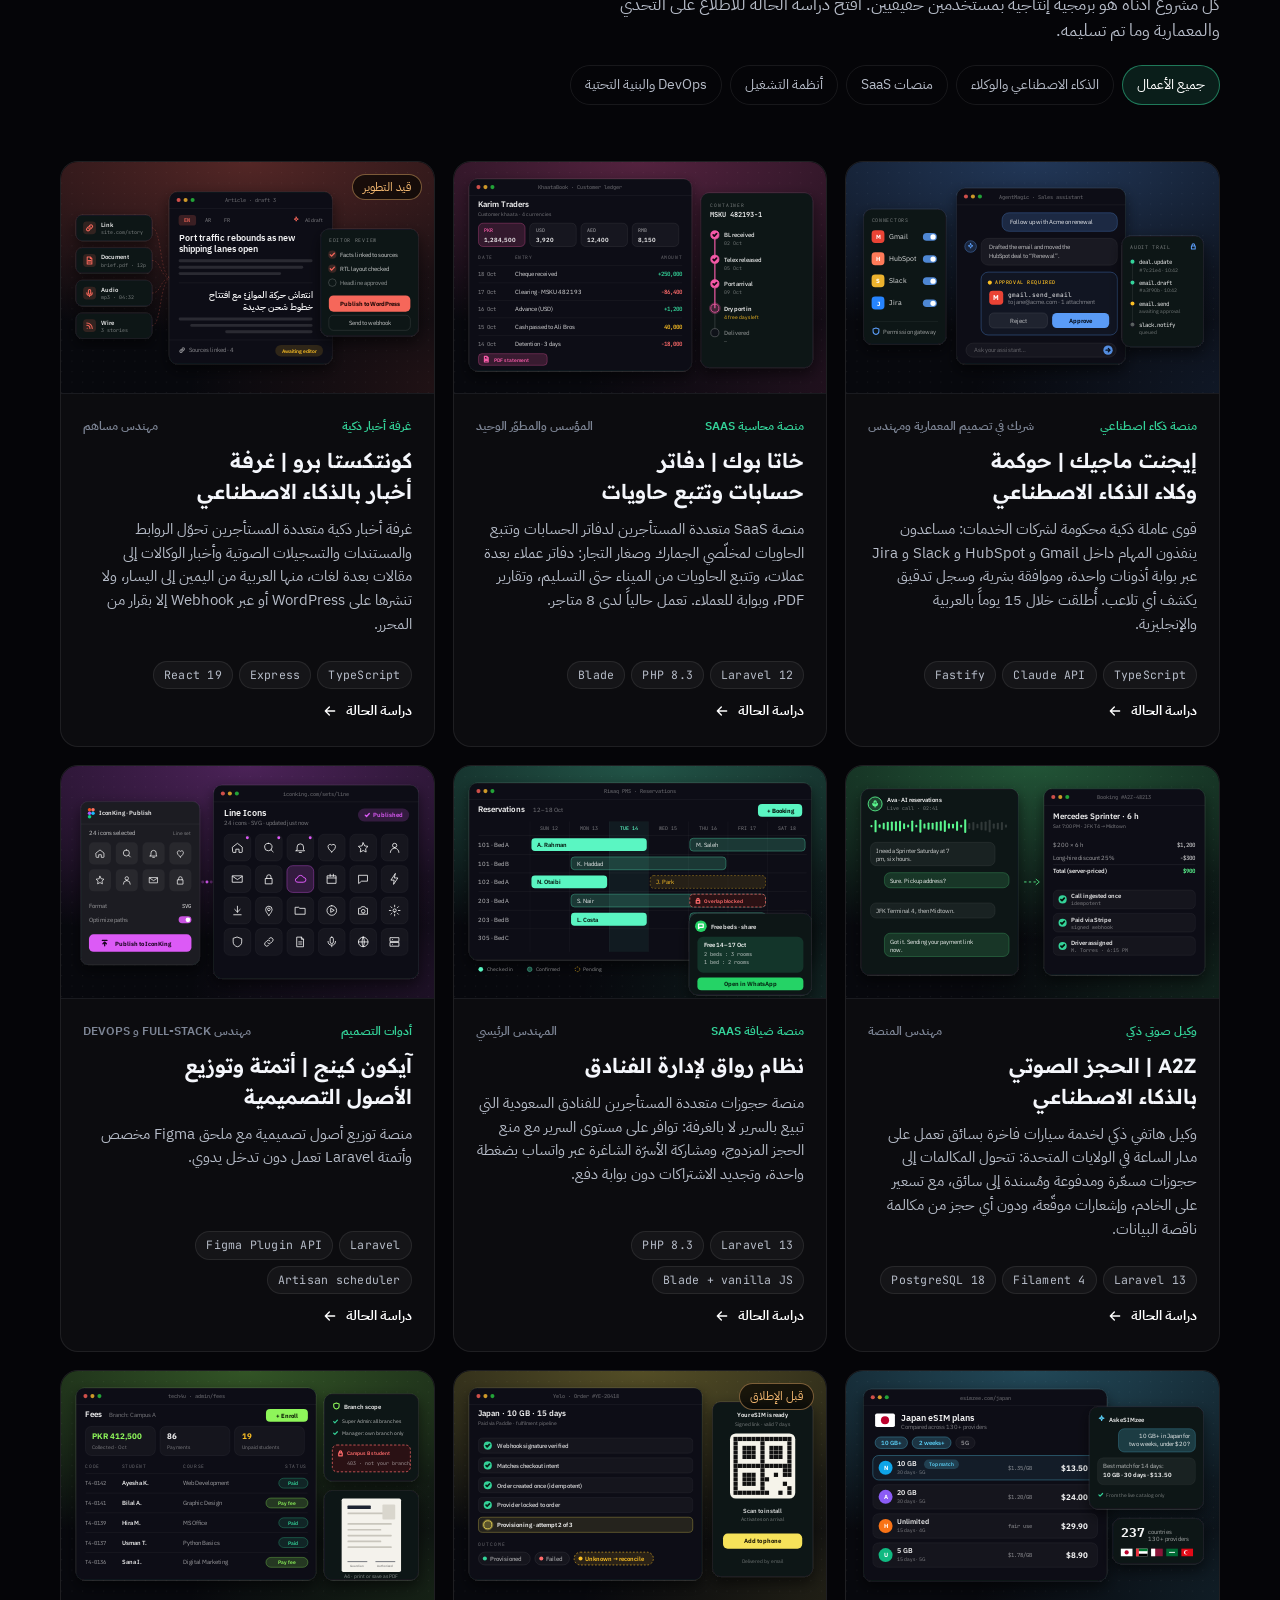
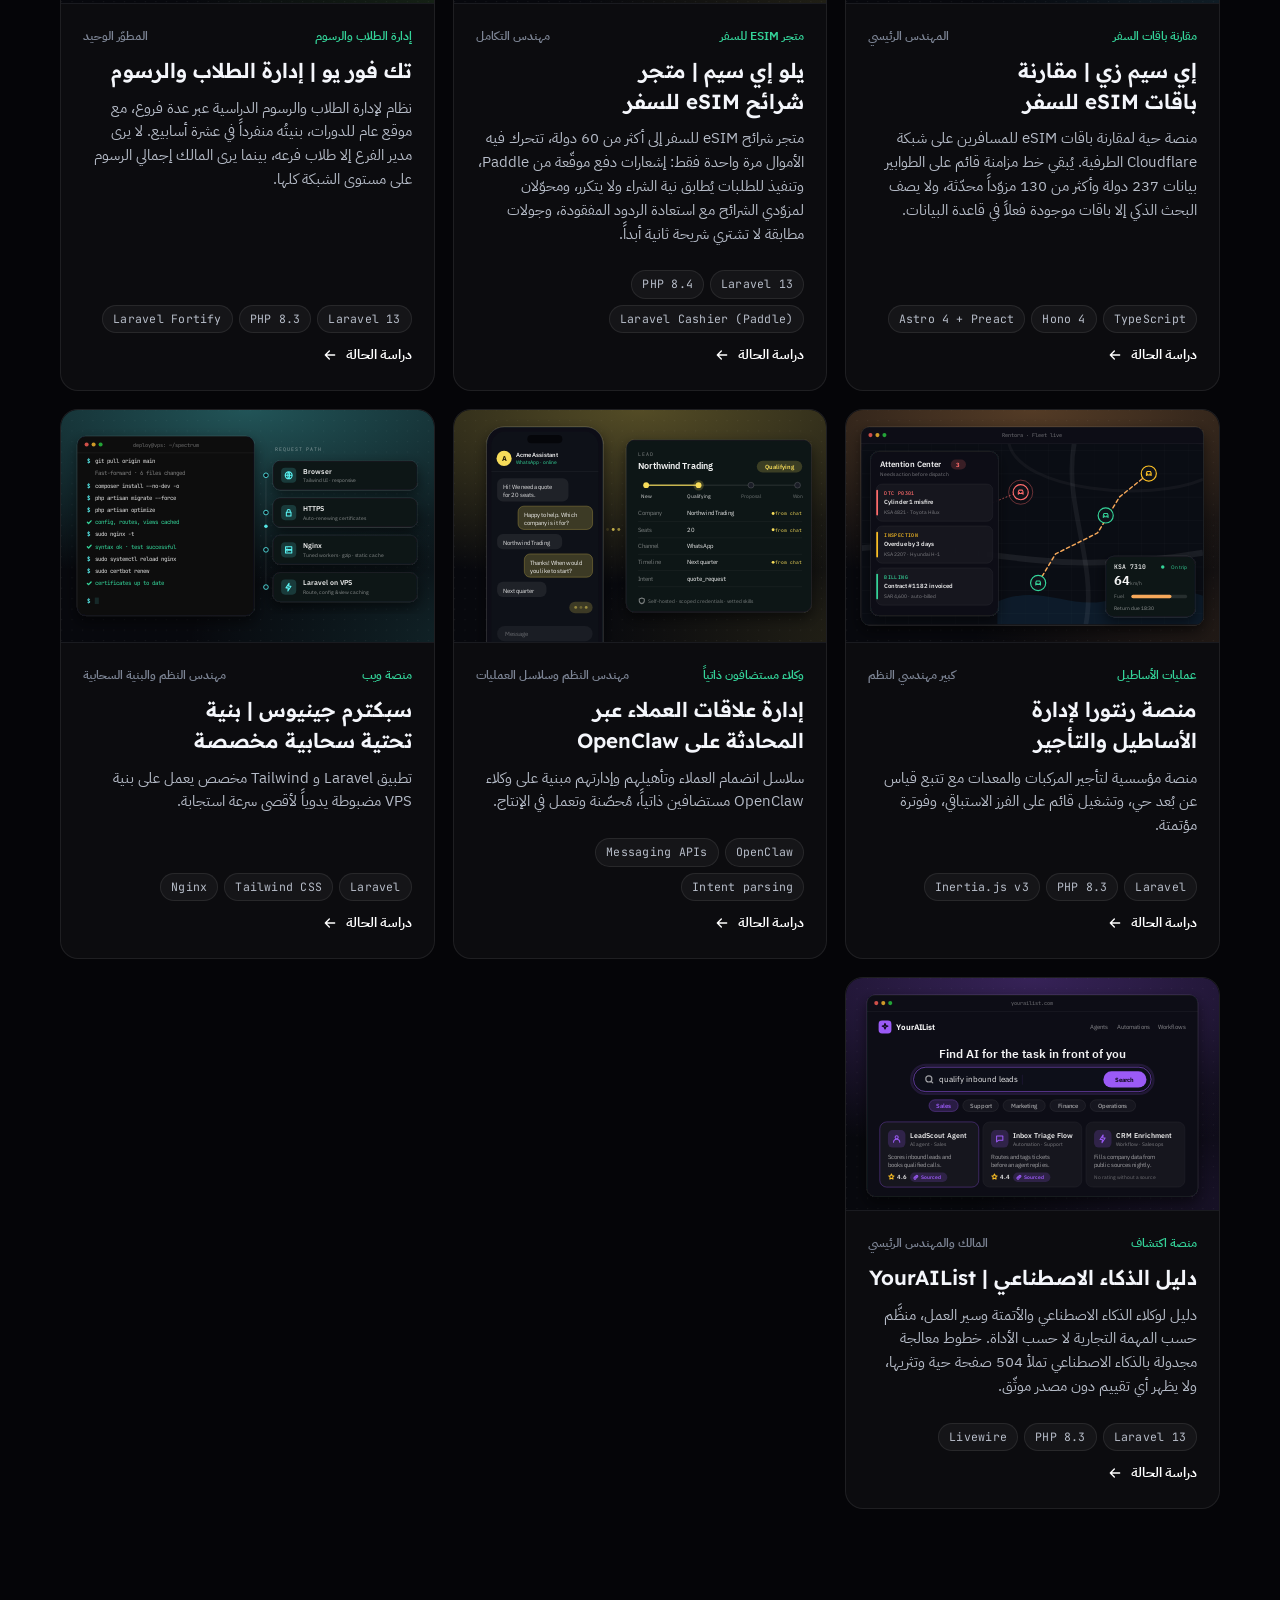
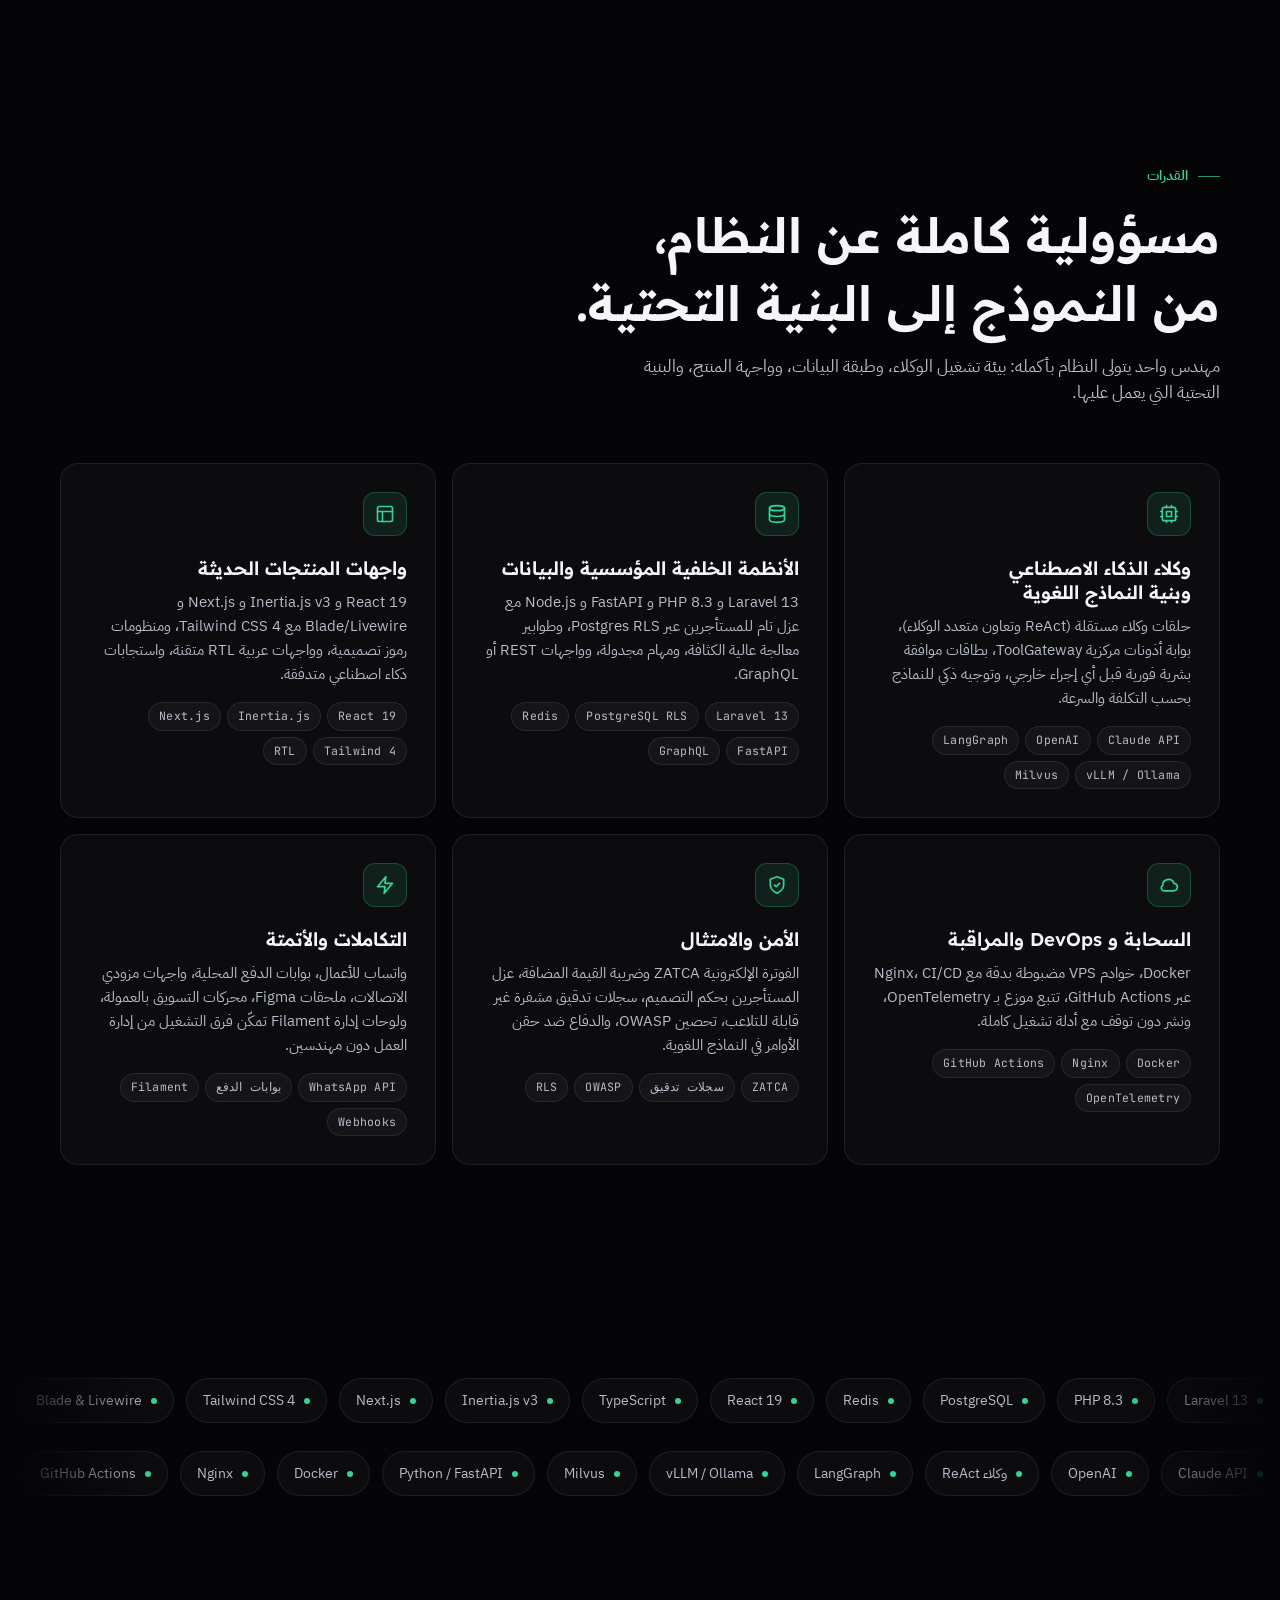
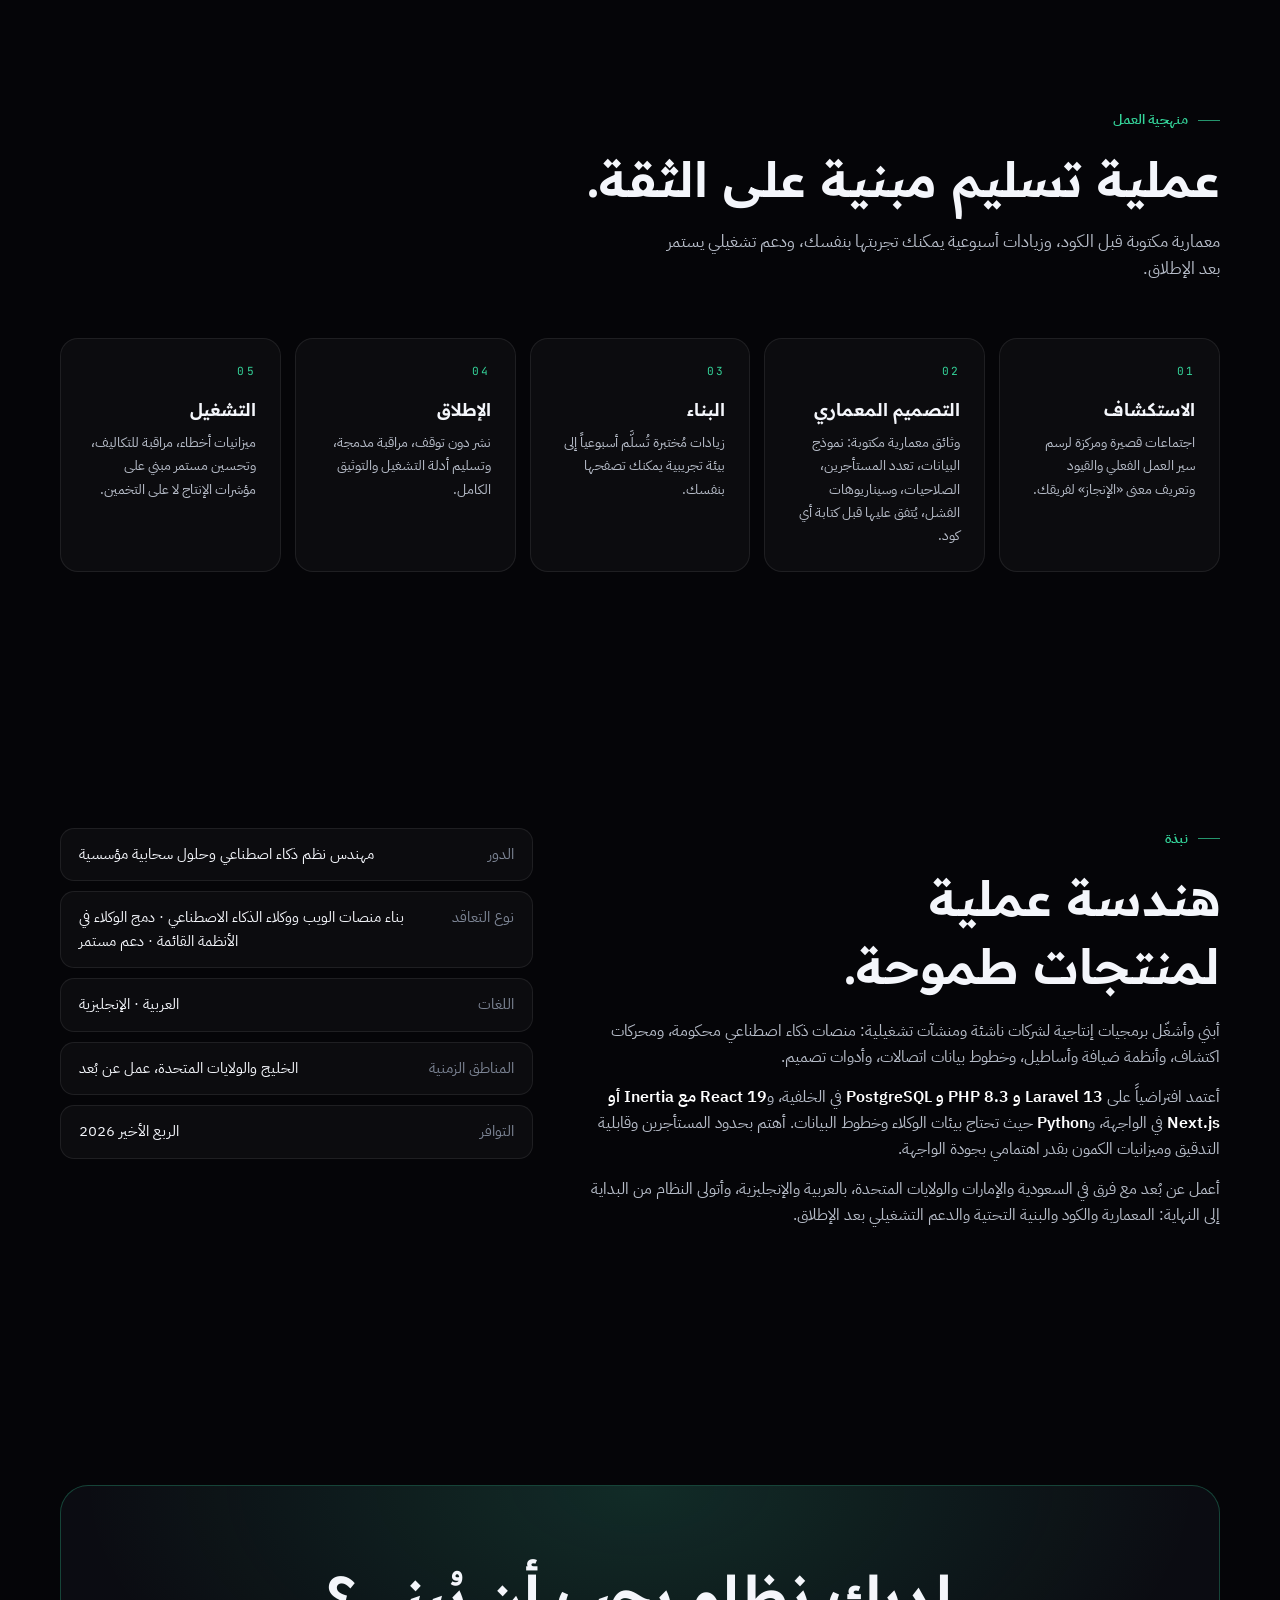
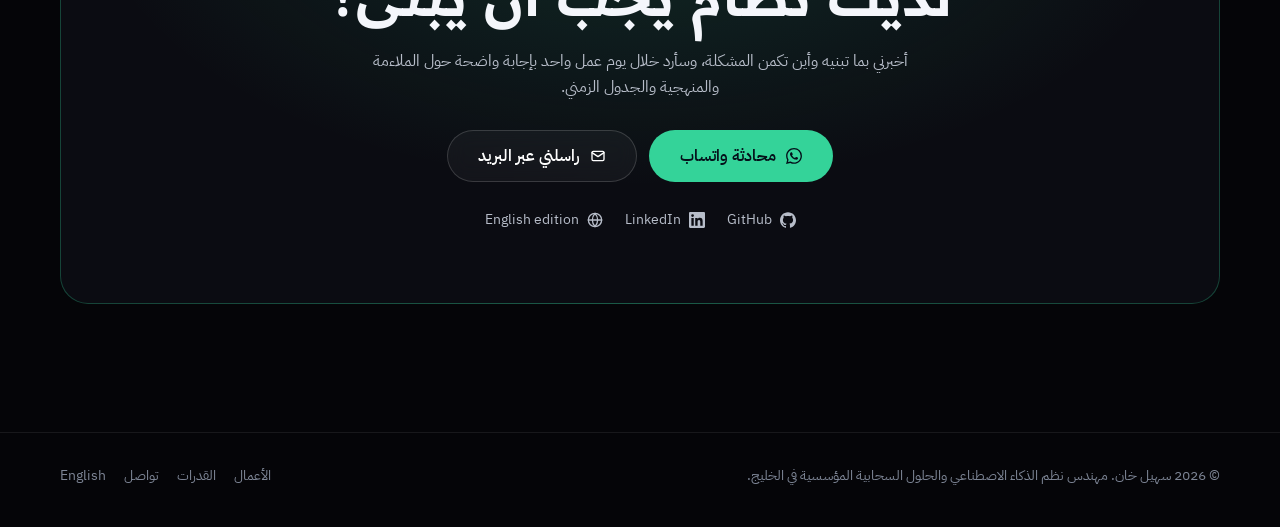
<file: project-ar.html>
<!DOCTYPE html>
<html lang="ar" dir="rtl">
<head>
  <meta charset="UTF-8">
  <meta name="viewport" content="width=device-width, initial-scale=1.0">
  <title>دراسة حالة — سهيل خان</title>
  <meta name="description" content="سهيل خان يصمم وكلاء ذكاء اصطناعي محكومين، ومنصات SaaS متعددة المستأجرين، وأنظمة سحابية متوافقة مع متطلبات السوق السعودي والخليجي: الفوترة الإلكترونية ZATCA، الريال السعودي، وواتساب للأعمال. دراسات حالة: رواق للفنادق، رنتورا للأساطيل، إيجنت ماجيك والمزيد.">
  <meta name="theme-color" content="#050508">
  <meta name="color-scheme" content="dark">

  <!-- TODO: استبدل https://sohailkhan.dev/ بنطاقك الحقيقي قبل النشر -->
  <link rel="canonical" href="https://sohailkhan.dev/project-ar.html">
  <link rel="alternate" hreflang="ar" href="https://sohailkhan.dev/project-ar.html">
  <link rel="alternate" hreflang="en" href="https://sohailkhan.dev/project.html">
  <link rel="alternate" hreflang="x-default" href="https://sohailkhan.dev/project.html">

  <meta property="og:type" content="article">
  <meta property="og:title" content="سهيل خان — مهندس نظم الذكاء الاصطناعي والحلول السحابية المؤسسية">
  <meta property="og:description" content="وكلاء ذكاء اصطناعي محكومون، ومنصات SaaS متعددة المستأجرين، وأنظمة سحابية متوافقة مع متطلبات السوق السعودي والخليجي.">
  <meta property="og:url" content="https://sohailkhan.dev/project-ar.html">
  <meta property="og:locale" content="ar_SA">
  <meta property="og:locale:alternate" content="en_US">
  <meta name="twitter:card" content="summary_large_image">

  <link rel="icon" href="data:image/svg+xml,%3Csvg xmlns='http://www.w3.org/2000/svg' viewBox='0 0 64 64'%3E%3Cdefs%3E%3ClinearGradient id='g' x1='0' y1='0' x2='1' y2='1'%3E%3Cstop offset='0' stop-color='%23a7f3d0'/%3E%3Cstop offset='1' stop-color='%2334d399'/%3E%3C/linearGradient%3E%3C/defs%3E%3Crect width='64' height='64' rx='16' fill='url(%23g)'/%3E%3Ctext x='32' y='41' text-anchor='middle' font-family='Inter,Arial,sans-serif' font-size='26' font-weight='700' fill='%2304101a'%3ESK%3C/text%3E%3C/svg%3E">

  <link rel="preconnect" href="https://fonts.googleapis.com">
  <link rel="preconnect" href="https://fonts.gstatic.com" crossorigin>
  <link href="https://fonts.googleapis.com/css2?family=IBM+Plex+Sans+Arabic:wght@400;500;600;700&family=Readex+Pro:wght@500..700&family=JetBrains+Mono:wght@400;500;600&display=swap" rel="stylesheet">
  <link rel="stylesheet" href="assets/css/styles.css">

</head>
<body>

<!-- Icon sprite -->
<svg xmlns="http://www.w3.org/2000/svg" style="display:none" aria-hidden="true">
  <symbol id="i-arrow" viewBox="0 0 24 24" fill="none" stroke="currentColor" stroke-width="2" stroke-linecap="round" stroke-linejoin="round"><path d="M5 12h14M13 6l6 6-6 6"/></symbol>
  <symbol id="i-chevron" viewBox="0 0 24 24" fill="none" stroke="currentColor" stroke-width="2" stroke-linecap="round" stroke-linejoin="round"><path d="m6 9 6 6 6-6"/></symbol>
  <symbol id="i-ext" viewBox="0 0 24 24" fill="none" stroke="currentColor" stroke-width="2" stroke-linecap="round" stroke-linejoin="round"><path d="M14 4h6v6M20 4l-9 9M19 14v5a1 1 0 0 1-1 1H5a1 1 0 0 1-1-1V6a1 1 0 0 1 1-1h5"/></symbol>
  <symbol id="i-mail" viewBox="0 0 24 24" fill="none" stroke="currentColor" stroke-width="2" stroke-linecap="round" stroke-linejoin="round"><rect x="3" y="5" width="18" height="14" rx="2"/><path d="m3 7 9 6 9-6"/></symbol>
  <symbol id="i-globe" viewBox="0 0 24 24" fill="none" stroke="currentColor" stroke-width="2" stroke-linecap="round" stroke-linejoin="round"><circle cx="12" cy="12" r="10"/><path d="M2 12h20M12 2a15.3 15.3 0 0 1 4 10 15.3 15.3 0 0 1-4 10 15.3 15.3 0 0 1-4-10 15.3 15.3 0 0 1 4-10z"/></symbol>
  <symbol id="i-menu" viewBox="0 0 24 24" fill="none" stroke="currentColor" stroke-width="2" stroke-linecap="round"><path d="M4 7h16M4 12h16M4 17h16"/></symbol>
  <symbol id="i-x" viewBox="0 0 24 24" fill="none" stroke="currentColor" stroke-width="2" stroke-linecap="round"><path d="M18 6 6 18M6 6l12 12"/></symbol>
  <symbol id="i-cpu" viewBox="0 0 24 24" fill="none" stroke="currentColor" stroke-width="2" stroke-linecap="round" stroke-linejoin="round"><rect x="4" y="4" width="16" height="16" rx="2"/><rect x="9" y="9" width="6" height="6"/><path d="M15 2v2M9 2v2M15 20v2M9 20v2M2 15h2M2 9h2M20 15h2M20 9h2"/></symbol>
  <symbol id="i-db" viewBox="0 0 24 24" fill="none" stroke="currentColor" stroke-width="2" stroke-linecap="round" stroke-linejoin="round"><ellipse cx="12" cy="5" rx="9" ry="3"/><path d="M3 5v14c0 1.7 4 3 9 3s9-1.3 9-3V5"/><path d="M3 12c0 1.7 4 3 9 3s9-1.3 9-3"/></symbol>
  <symbol id="i-layout" viewBox="0 0 24 24" fill="none" stroke="currentColor" stroke-width="2" stroke-linecap="round" stroke-linejoin="round"><rect x="3" y="3" width="18" height="18" rx="2"/><path d="M3 9h18M9 21V9"/></symbol>
  <symbol id="i-cloud" viewBox="0 0 24 24" fill="none" stroke="currentColor" stroke-width="2" stroke-linecap="round" stroke-linejoin="round"><path d="M17.5 19a4.5 4.5 0 0 0 .5-8.97A7 7 0 0 0 4.4 12.5 3.5 3.5 0 0 0 6 19z"/></symbol>
  <symbol id="i-shield" viewBox="0 0 24 24" fill="none" stroke="currentColor" stroke-width="2" stroke-linecap="round" stroke-linejoin="round"><path d="M12 22s8-4 8-10V5l-8-3-8 3v7c0 6 8 10 8 10z"/><path d="m9 12 2 2 4-4"/></symbol>
  <symbol id="i-zap" viewBox="0 0 24 24" fill="none" stroke="currentColor" stroke-width="2" stroke-linecap="round" stroke-linejoin="round"><path d="M13 2 3 14h9l-1 8 10-12h-9z"/></symbol>
  <symbol id="i-wa" viewBox="0 0 24 24" fill="currentColor"><path d="M17.472 14.382c-.297-.149-1.758-.867-2.03-.967-.273-.099-.471-.148-.67.15-.197.297-.767.966-.94 1.164-.173.199-.347.223-.644.075-.297-.15-1.255-.463-2.39-1.475-.883-.788-1.48-1.761-1.653-2.059-.173-.297-.018-.458.13-.606.134-.133.298-.347.446-.52.149-.174.198-.298.298-.497.099-.198.05-.371-.025-.52-.075-.149-.669-1.612-.916-2.207-.242-.579-.487-.5-.669-.51-.173-.008-.371-.01-.57-.01-.198 0-.52.074-.792.372-.272.297-1.04 1.016-1.04 2.479 0 1.462 1.065 2.875 1.213 3.074.149.198 2.096 3.2 5.077 4.487.709.306 1.262.489 1.694.625.712.227 1.36.195 1.871.118.571-.085 1.758-.719 2.006-1.413.248-.694.248-1.289.173-1.413-.074-.124-.272-.198-.57-.347m-5.421 7.403h-.004a9.87 9.87 0 0 1-5.031-1.378l-.361-.214-3.741.982.998-3.648-.235-.374a9.86 9.86 0 0 1-1.51-5.26c.001-5.45 4.436-9.884 9.888-9.884 2.64 0 5.122 1.03 6.988 2.898a9.825 9.825 0 0 1 2.893 6.994c-.003 5.45-4.437 9.884-9.885 9.884m8.413-18.297A11.815 11.815 0 0 0 12.05 0C5.495 0 .16 5.335.157 11.892c0 2.096.547 4.142 1.588 5.945L.057 24l6.305-1.654a11.882 11.882 0 0 0 5.683 1.448h.005c6.554 0 11.89-5.335 11.893-11.893a11.821 11.821 0 0 0-3.48-8.413Z"/></symbol>
  <symbol id="i-github" viewBox="0 0 24 24" fill="currentColor"><path d="M12 .297c-6.63 0-12 5.373-12 12 0 5.303 3.438 9.8 8.205 11.385.6.113.82-.258.82-.577 0-.285-.01-1.04-.015-2.04-3.338.724-4.042-1.61-4.042-1.61C4.422 18.07 3.633 17.7 3.633 17.7c-1.087-.744.084-.729.084-.729 1.205.084 1.838 1.236 1.838 1.236 1.07 1.835 2.809 1.305 3.495.998.108-.776.417-1.305.76-1.605-2.665-.3-5.466-1.332-5.466-5.93 0-1.31.465-2.38 1.235-3.22-.135-.303-.54-1.523.105-3.176 0 0 1.005-.322 3.3 1.23.96-.267 1.98-.399 3-.405 1.02.006 2.04.138 3 .405 2.28-1.552 3.285-1.23 3.285-1.23.645 1.653.24 2.873.12 3.176.765.84 1.23 1.91 1.23 3.22 0 4.61-2.805 5.625-5.475 5.92.42.36.81 1.096.81 2.22 0 1.606-.015 2.896-.015 3.286 0 .315.21.69.825.57C20.565 22.092 24 17.592 24 12.297c0-6.627-5.373-12-12-12"/></symbol>
  <symbol id="i-linkedin" viewBox="0 0 24 24" fill="currentColor"><path d="M20.447 20.452h-3.554v-5.569c0-1.328-.027-3.037-1.852-3.037-1.853 0-2.136 1.445-2.136 2.939v5.667H9.351V9h3.414v1.561h.046c.477-.9 1.637-1.85 3.37-1.85 3.601 0 4.267 2.37 4.267 5.455v6.286zM5.337 7.433a2.062 2.062 0 0 1-2.063-2.065 2.064 2.064 0 1 1 2.063 2.065zm1.782 13.019H3.555V9h3.564v11.452zM22.225 0H1.771C.792 0 0 .774 0 1.729v20.542C0 23.227.792 24 1.771 24h20.451C23.2 24 24 23.227 24 22.271V1.729C24 .774 23.2 0 22.222 0h.003z"/></symbol>
</svg>

<a class="skip-link" href="#main">الانتقال إلى المحتوى</a>
<canvas id="starfield" class="starfield" aria-hidden="true"></canvas>
<div class="bg-glow" aria-hidden="true"></div>

<!-- ======================= الترويسة ======================= -->
<header class="site-header" id="top">
  <nav class="nav" aria-label="التنقل الرئيسي">
    <a class="nav__brand" href="ar.html#top" aria-label="سهيل خان — الصفحة الرئيسية">
      <span class="nav__mark" aria-hidden="true">SK</span>
      <span>سهيل خان</span>
    </a>
    <ul class="nav__links" id="nav-links">
      <li><a href="ar.html#work">الأعمال</a></li>
      <li><a href="ar.html#capabilities">القدرات</a></li>
      <li><a href="ar.html#process">منهجية العمل</a></li>
      <li><a href="ar.html#about">نبذة</a></li>
      <li><a href="ar.html#contact">تواصل</a></li>
    </ul>
    <div class="nav__actions">
      <a class="nav__lang" href="project.html" data-lang-switch="project.html" hreflang="en" lang="en" title="English edition — US &amp; global">
        <svg aria-hidden="true"><use href="#i-globe"/></svg><span>EN</span>
      </a>
      <a class="btn btn--primary btn--sm nav__cta" href="ar.html#contact">لنتحدث <svg class="icon-flip" aria-hidden="true"><use href="#i-arrow"/></svg></a>
      <button class="nav__toggle" type="button" aria-expanded="false" aria-controls="nav-links" aria-label="فتح القائمة">
        <svg class="icon-menu" aria-hidden="true"><use href="#i-menu"/></svg>
        <svg class="icon-close" aria-hidden="true"><use href="#i-x"/></svg>
      </button>
    </div>
  </nav>
</header>

<main id="main" class="case-page">
  <!-- ======================= دراسة الحالة ======================= -->
  <div class="container case-wrap">
    <a class="case__back" href="ar.html#work"><svg aria-hidden="true"><use href="#i-arrow"/></svg> كل الأعمال</a>
    <article class="case" id="case" aria-labelledby="case-title">
      <div class="case__media" id="case-media"></div>
      <div class="case__body">
        <div class="case__meta" id="case-meta"></div>
        <h1 class="case__title" id="case-title">دراسة الحالة</h1>
        <p class="case__lead" id="case-lead"></p>
        <div id="case-legacy">
          <div class="case__grid">
            <section class="case__block"><h2 class="case__h3">التحدي</h2><p id="case-problem"></p></section>
            <section class="case__block"><h2 class="case__h3">الحل</h2><p id="case-solution"></p></section>
          </div>
          <section class="case__section"><h2 class="case__h3">أبرز الجوانب الهندسية</h2><ul class="bullets" id="case-highlights"></ul></section>
          <section class="case__section"><h2 class="case__h3">النتائج</h2><div class="outcomes" id="case-outcomes"></div></section>
          <section class="case__section"><h2 class="case__h3">التقنيات</h2><div class="case__chips" id="case-stack"></div></section>
        </div>
        <div class="cs" id="case-cs" hidden></div>
        <div class="case__actions" id="case-actions"></div>
      </div>
    </article>
    <nav class="case__pager" id="case-pager" aria-label="دراسات حالة أخرى"></nav>
  </div>
</main>

<!-- ======================= التذييل ======================= -->
<footer class="footer">
  <div class="container footer__row">
    <div>© <span data-year>2026</span> سهيل خان. مهندس نظم الذكاء الاصطناعي والحلول السحابية المؤسسية في الخليج.</div>
    <div class="footer__links">
      <a href="ar.html#work">الأعمال</a>
      <a href="ar.html#capabilities">القدرات</a>
      <a href="ar.html#contact">تواصل</a>
      <a href="project.html" data-lang-switch="project.html" hreflang="en" lang="en">English</a>
    </div>
  </div>
</footer>

<script src="assets/js/data.ar.js"></script>
<script src="assets/js/starfield.js"></script>
<script src="assets/js/mockups.js"></script>
<script src="assets/js/main.js"></script>
</body>
</html>
</file>
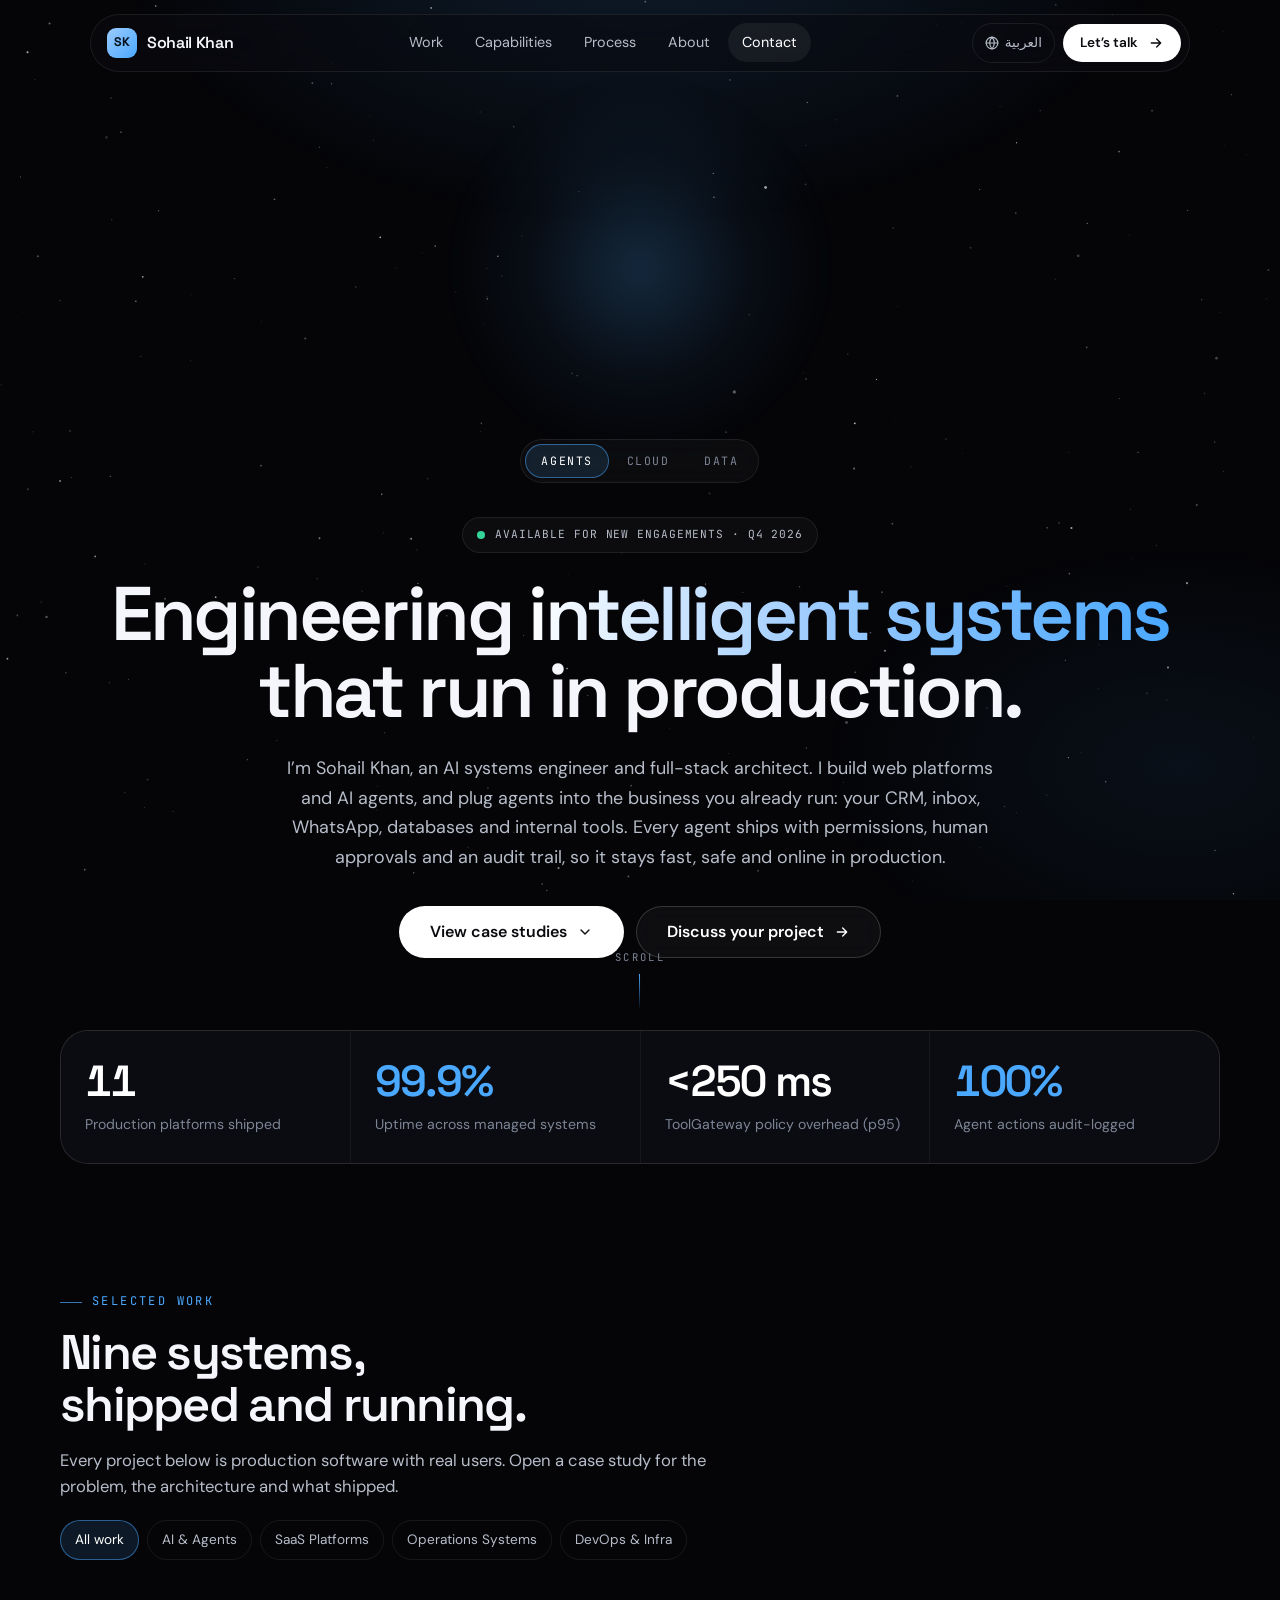
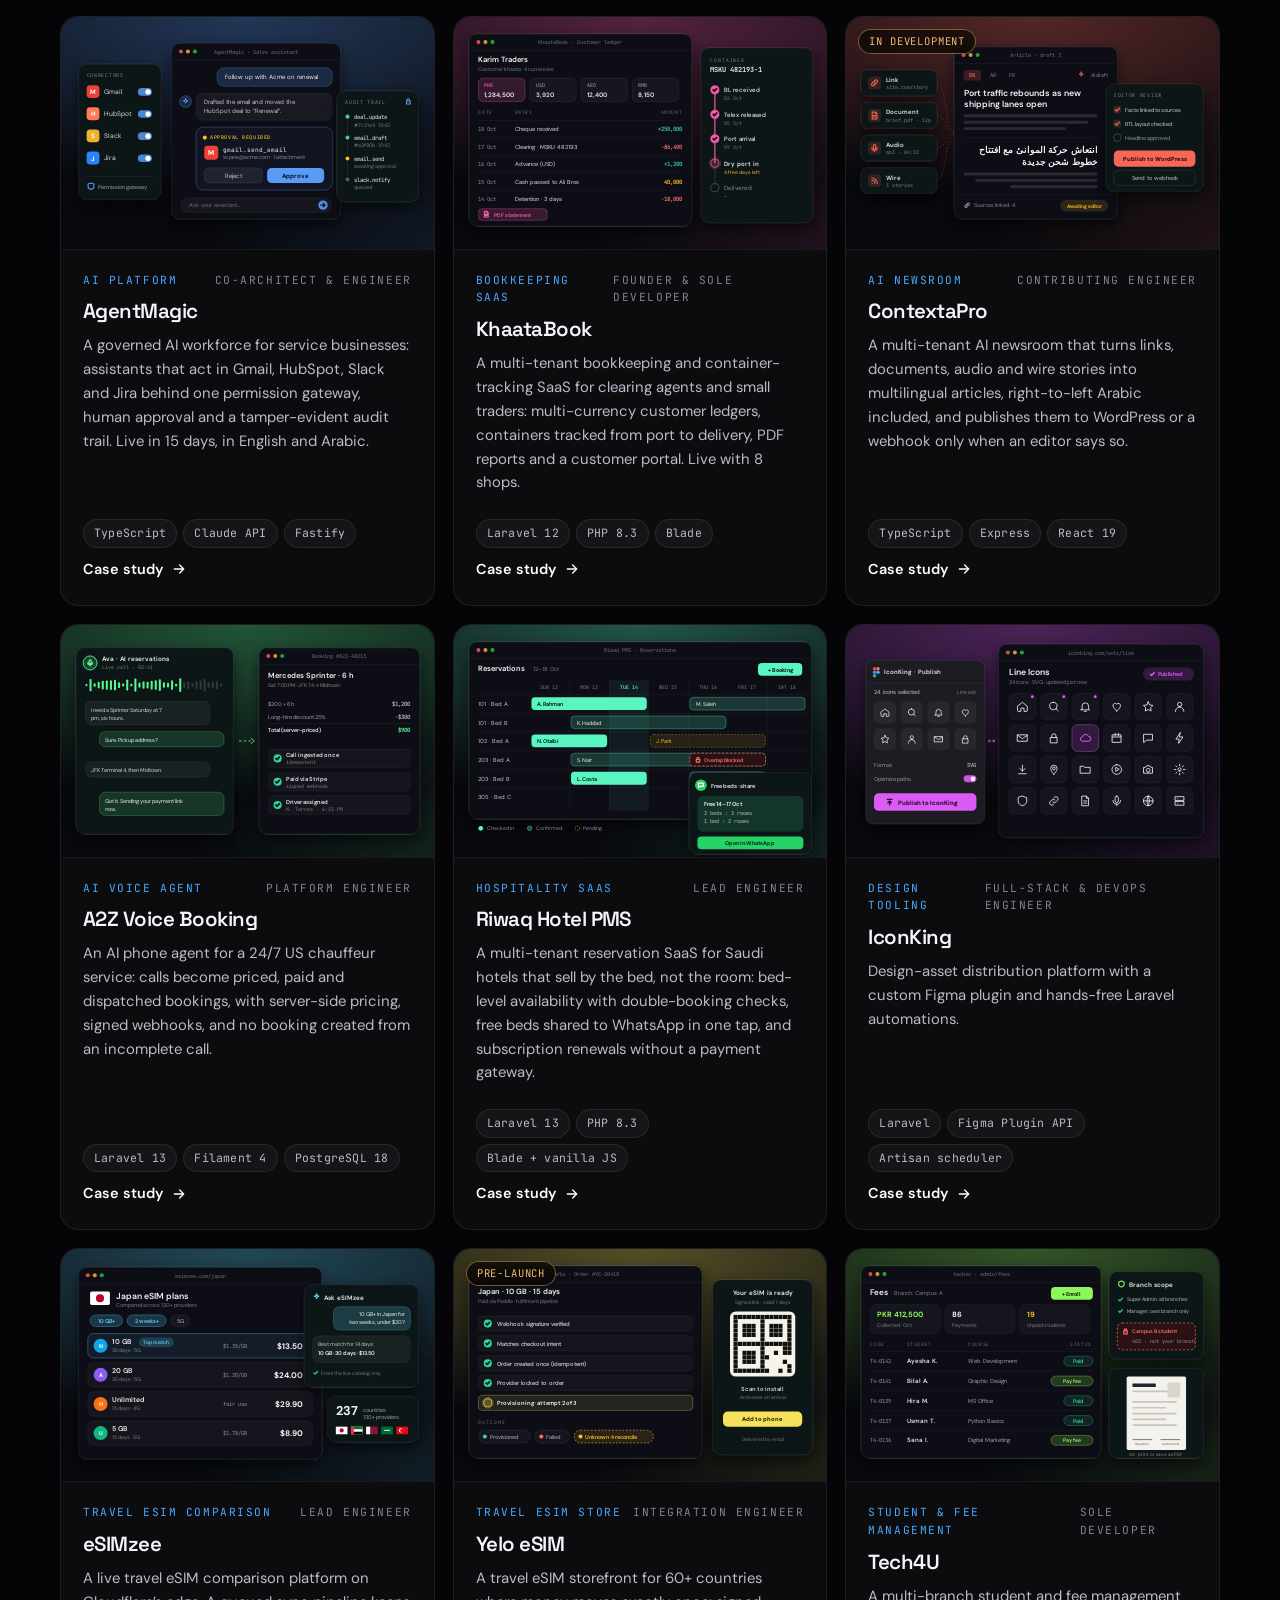
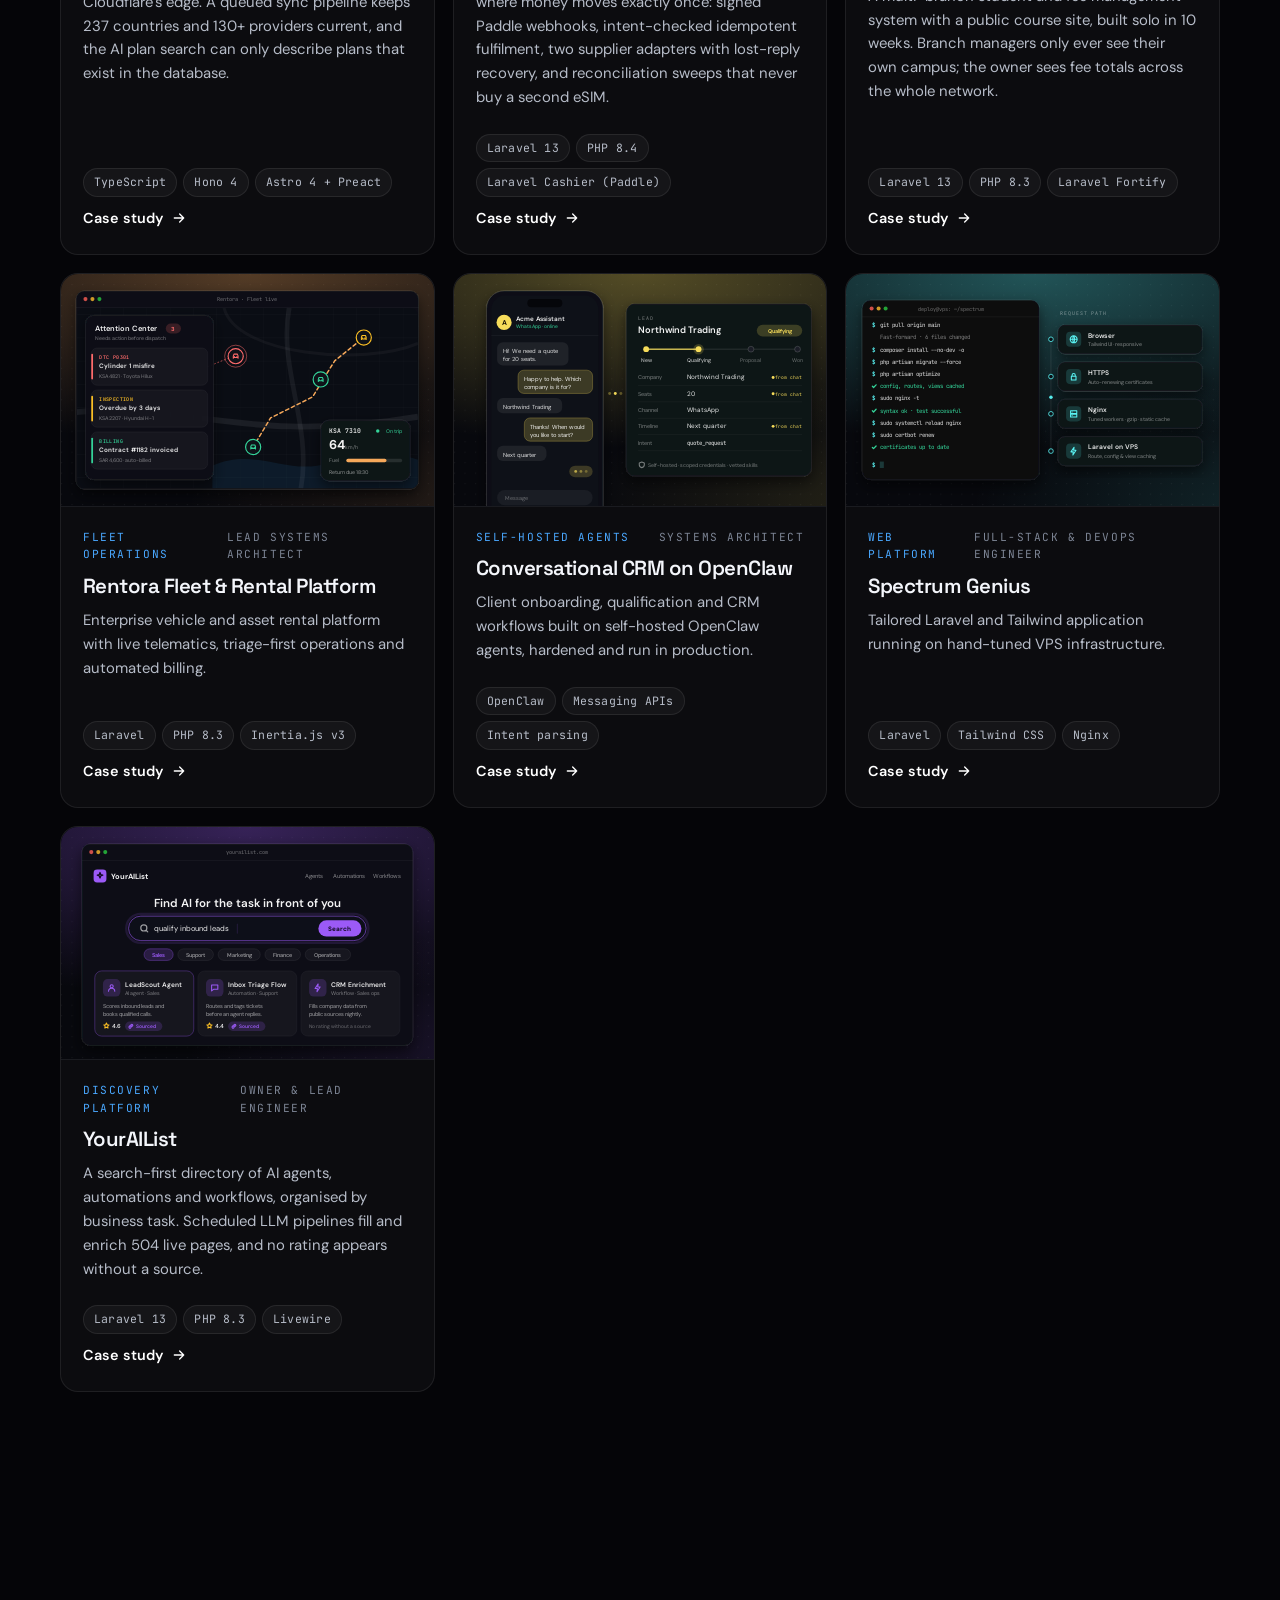
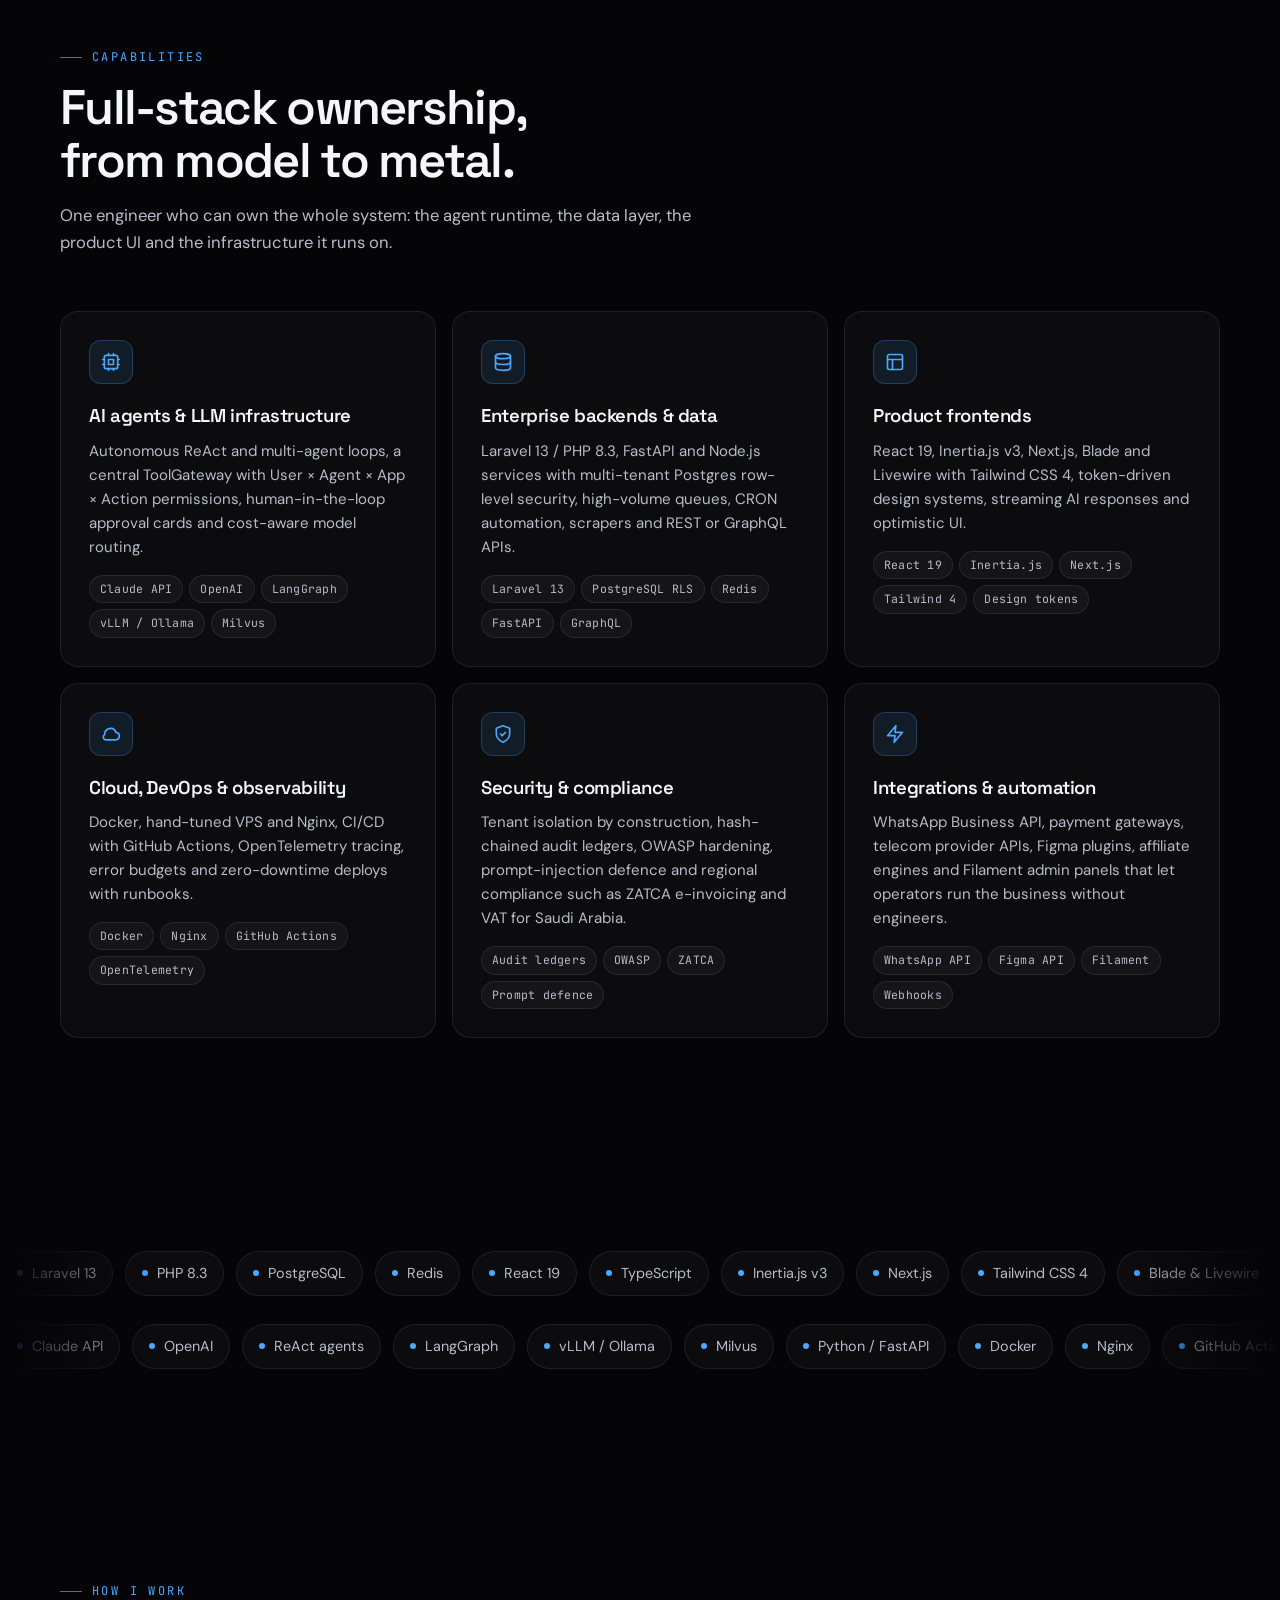
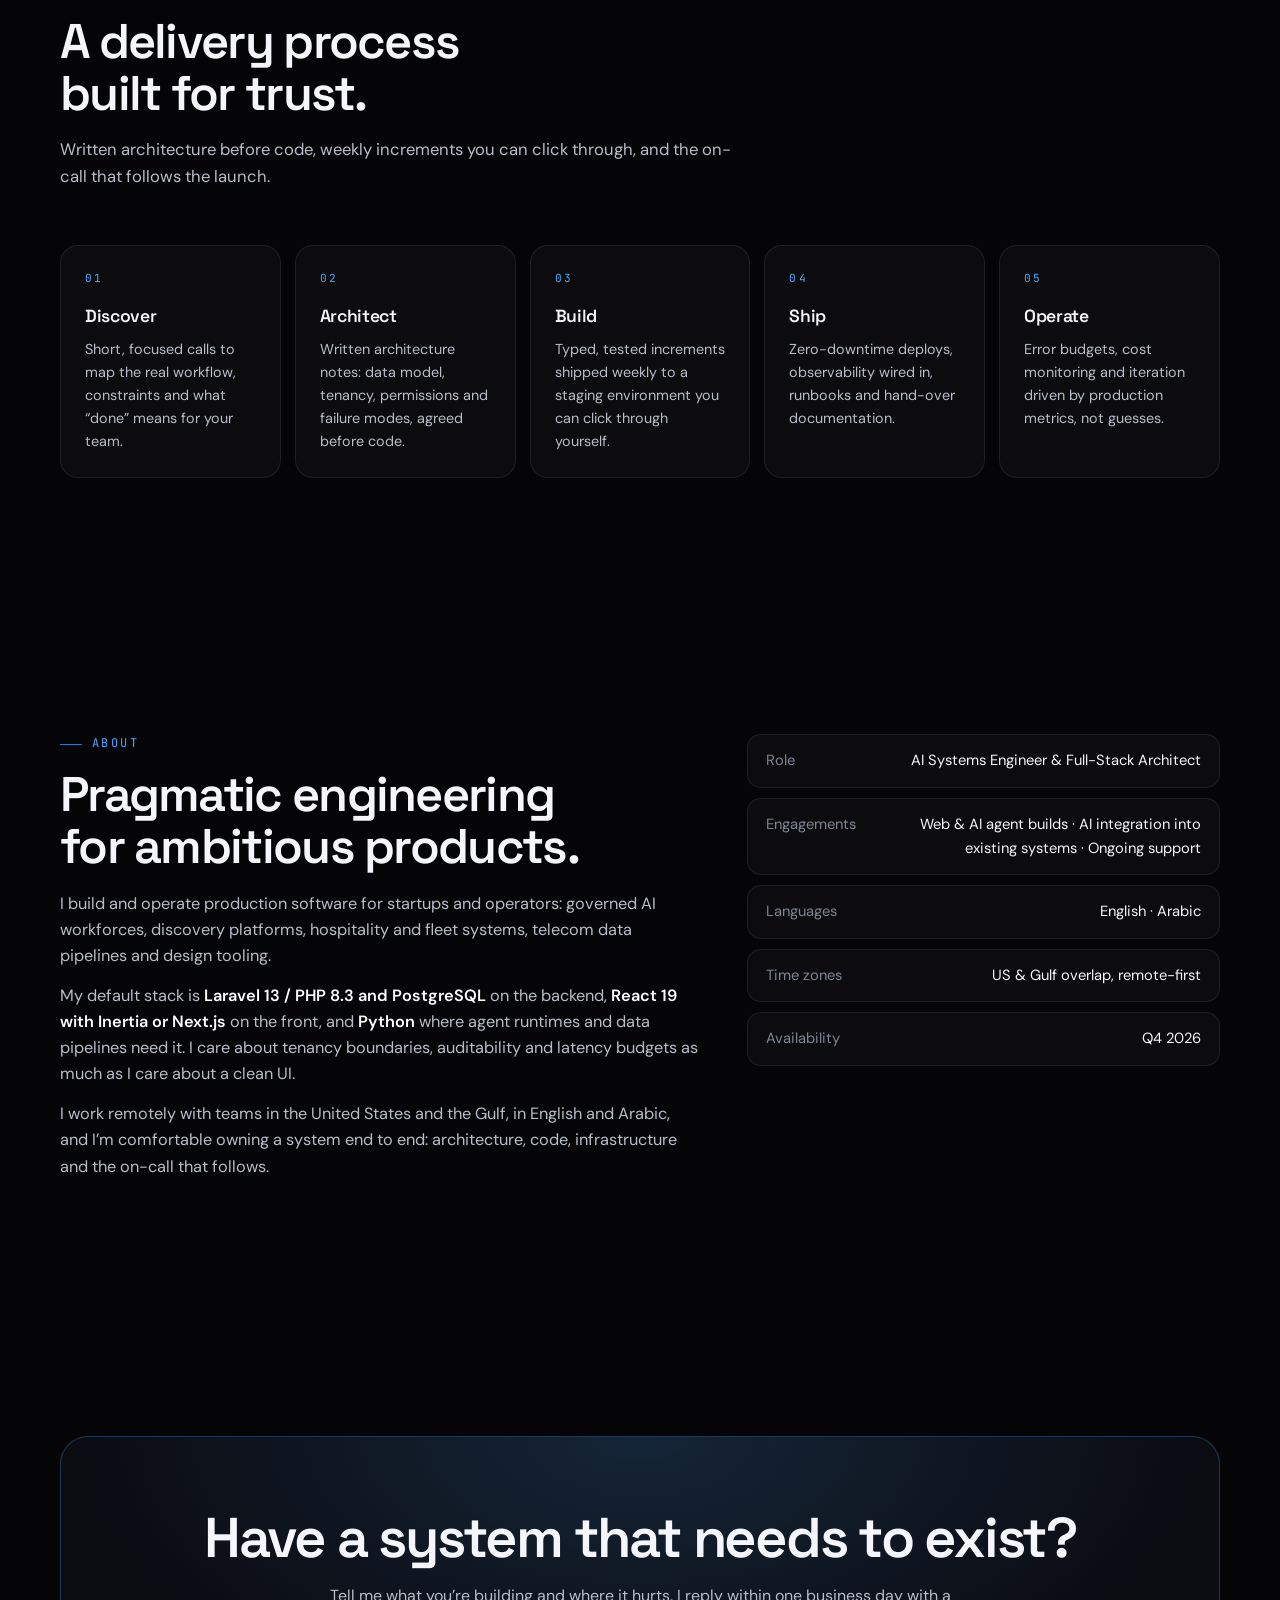
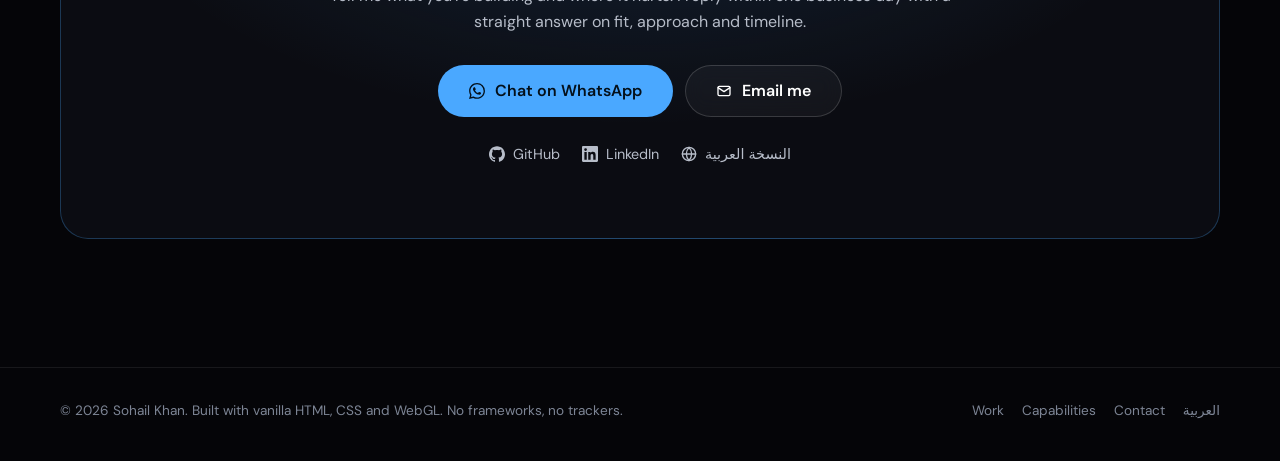
<file: project.html>
<!DOCTYPE html>
<html lang="en" dir="ltr">
<head>
  <meta charset="UTF-8">
  <meta name="viewport" content="width=device-width, initial-scale=1.0">
  <title>Case study — Sohail Khan</title>
  <meta name="description" content="Sohail Khan designs governed AI agents, multi-tenant SaaS platforms and cloud backends that stay fast, auditable and online. Case studies: AgentMagic, YourAIList, Rentora, eSIM platforms and more.">
  <meta name="theme-color" content="#050508">
  <meta name="color-scheme" content="dark">

  <!-- TODO: replace https://sohailkhan.dev/ with your real domain before launch -->
  <link rel="canonical" href="https://sohailkhan.dev/project.html">
  <link rel="alternate" hreflang="en" href="https://sohailkhan.dev/project.html">
  <link rel="alternate" hreflang="ar" href="https://sohailkhan.dev/project-ar.html">
  <link rel="alternate" hreflang="x-default" href="https://sohailkhan.dev/project.html">

  <meta property="og:type" content="article">
  <meta property="og:title" content="Sohail Khan — AI Systems Engineer &amp; Full-Stack Architect">
  <meta property="og:description" content="Governed AI agents, multi-tenant SaaS platforms and cloud backends that stay fast, auditable and online.">
  <meta property="og:url" content="https://sohailkhan.dev/project.html">
  <meta property="og:locale" content="en_US">
  <meta property="og:locale:alternate" content="ar_SA">
  <meta name="twitter:card" content="summary_large_image">

  <link rel="icon" href="data:image/svg+xml,%3Csvg xmlns='http://www.w3.org/2000/svg' viewBox='0 0 64 64'%3E%3Cdefs%3E%3ClinearGradient id='g' x1='0' y1='0' x2='1' y2='1'%3E%3Cstop offset='0' stop-color='%239ccbff'/%3E%3Cstop offset='1' stop-color='%234aa8ff'/%3E%3C/linearGradient%3E%3C/defs%3E%3Crect width='64' height='64' rx='16' fill='url(%23g)'/%3E%3Ctext x='32' y='41' text-anchor='middle' font-family='Inter,Arial,sans-serif' font-size='26' font-weight='700' fill='%2304101a'%3ESK%3C/text%3E%3C/svg%3E">

  <link rel="preconnect" href="https://fonts.googleapis.com">
  <link rel="preconnect" href="https://fonts.gstatic.com" crossorigin>
  <link href="https://fonts.googleapis.com/css2?family=DM+Sans:opsz,wght@9..40,400..700&family=JetBrains+Mono:wght@400;500;600&family=Space+Grotesk:wght@500..700&display=swap" rel="stylesheet">
  <link rel="stylesheet" href="assets/css/styles.css">

</head>
<body>

<!-- Icon sprite -->
<svg xmlns="http://www.w3.org/2000/svg" style="display:none" aria-hidden="true">
  <symbol id="i-arrow" viewBox="0 0 24 24" fill="none" stroke="currentColor" stroke-width="2" stroke-linecap="round" stroke-linejoin="round"><path d="M5 12h14M13 6l6 6-6 6"/></symbol>
  <symbol id="i-chevron" viewBox="0 0 24 24" fill="none" stroke="currentColor" stroke-width="2" stroke-linecap="round" stroke-linejoin="round"><path d="m6 9 6 6 6-6"/></symbol>
  <symbol id="i-ext" viewBox="0 0 24 24" fill="none" stroke="currentColor" stroke-width="2" stroke-linecap="round" stroke-linejoin="round"><path d="M14 4h6v6M20 4l-9 9M19 14v5a1 1 0 0 1-1 1H5a1 1 0 0 1-1-1V6a1 1 0 0 1 1-1h5"/></symbol>
  <symbol id="i-mail" viewBox="0 0 24 24" fill="none" stroke="currentColor" stroke-width="2" stroke-linecap="round" stroke-linejoin="round"><rect x="3" y="5" width="18" height="14" rx="2"/><path d="m3 7 9 6 9-6"/></symbol>
  <symbol id="i-globe" viewBox="0 0 24 24" fill="none" stroke="currentColor" stroke-width="2" stroke-linecap="round" stroke-linejoin="round"><circle cx="12" cy="12" r="10"/><path d="M2 12h20M12 2a15.3 15.3 0 0 1 4 10 15.3 15.3 0 0 1-4 10 15.3 15.3 0 0 1-4-10 15.3 15.3 0 0 1 4-10z"/></symbol>
  <symbol id="i-menu" viewBox="0 0 24 24" fill="none" stroke="currentColor" stroke-width="2" stroke-linecap="round"><path d="M4 7h16M4 12h16M4 17h16"/></symbol>
  <symbol id="i-x" viewBox="0 0 24 24" fill="none" stroke="currentColor" stroke-width="2" stroke-linecap="round"><path d="M18 6 6 18M6 6l12 12"/></symbol>
  <symbol id="i-cpu" viewBox="0 0 24 24" fill="none" stroke="currentColor" stroke-width="2" stroke-linecap="round" stroke-linejoin="round"><rect x="4" y="4" width="16" height="16" rx="2"/><rect x="9" y="9" width="6" height="6"/><path d="M15 2v2M9 2v2M15 20v2M9 20v2M2 15h2M2 9h2M20 15h2M20 9h2"/></symbol>
  <symbol id="i-db" viewBox="0 0 24 24" fill="none" stroke="currentColor" stroke-width="2" stroke-linecap="round" stroke-linejoin="round"><ellipse cx="12" cy="5" rx="9" ry="3"/><path d="M3 5v14c0 1.7 4 3 9 3s9-1.3 9-3V5"/><path d="M3 12c0 1.7 4 3 9 3s9-1.3 9-3"/></symbol>
  <symbol id="i-layout" viewBox="0 0 24 24" fill="none" stroke="currentColor" stroke-width="2" stroke-linecap="round" stroke-linejoin="round"><rect x="3" y="3" width="18" height="18" rx="2"/><path d="M3 9h18M9 21V9"/></symbol>
  <symbol id="i-cloud" viewBox="0 0 24 24" fill="none" stroke="currentColor" stroke-width="2" stroke-linecap="round" stroke-linejoin="round"><path d="M17.5 19a4.5 4.5 0 0 0 .5-8.97A7 7 0 0 0 4.4 12.5 3.5 3.5 0 0 0 6 19z"/></symbol>
  <symbol id="i-shield" viewBox="0 0 24 24" fill="none" stroke="currentColor" stroke-width="2" stroke-linecap="round" stroke-linejoin="round"><path d="M12 22s8-4 8-10V5l-8-3-8 3v7c0 6 8 10 8 10z"/><path d="m9 12 2 2 4-4"/></symbol>
  <symbol id="i-zap" viewBox="0 0 24 24" fill="none" stroke="currentColor" stroke-width="2" stroke-linecap="round" stroke-linejoin="round"><path d="M13 2 3 14h9l-1 8 10-12h-9z"/></symbol>
  <symbol id="i-wa" viewBox="0 0 24 24" fill="currentColor"><path d="M17.472 14.382c-.297-.149-1.758-.867-2.03-.967-.273-.099-.471-.148-.67.15-.197.297-.767.966-.94 1.164-.173.199-.347.223-.644.075-.297-.15-1.255-.463-2.39-1.475-.883-.788-1.48-1.761-1.653-2.059-.173-.297-.018-.458.13-.606.134-.133.298-.347.446-.52.149-.174.198-.298.298-.497.099-.198.05-.371-.025-.52-.075-.149-.669-1.612-.916-2.207-.242-.579-.487-.5-.669-.51-.173-.008-.371-.01-.57-.01-.198 0-.52.074-.792.372-.272.297-1.04 1.016-1.04 2.479 0 1.462 1.065 2.875 1.213 3.074.149.198 2.096 3.2 5.077 4.487.709.306 1.262.489 1.694.625.712.227 1.36.195 1.871.118.571-.085 1.758-.719 2.006-1.413.248-.694.248-1.289.173-1.413-.074-.124-.272-.198-.57-.347m-5.421 7.403h-.004a9.87 9.87 0 0 1-5.031-1.378l-.361-.214-3.741.982.998-3.648-.235-.374a9.86 9.86 0 0 1-1.51-5.26c.001-5.45 4.436-9.884 9.888-9.884 2.64 0 5.122 1.03 6.988 2.898a9.825 9.825 0 0 1 2.893 6.994c-.003 5.45-4.437 9.884-9.885 9.884m8.413-18.297A11.815 11.815 0 0 0 12.05 0C5.495 0 .16 5.335.157 11.892c0 2.096.547 4.142 1.588 5.945L.057 24l6.305-1.654a11.882 11.882 0 0 0 5.683 1.448h.005c6.554 0 11.89-5.335 11.893-11.893a11.821 11.821 0 0 0-3.48-8.413Z"/></symbol>
  <symbol id="i-github" viewBox="0 0 24 24" fill="currentColor"><path d="M12 .297c-6.63 0-12 5.373-12 12 0 5.303 3.438 9.8 8.205 11.385.6.113.82-.258.82-.577 0-.285-.01-1.04-.015-2.04-3.338.724-4.042-1.61-4.042-1.61C4.422 18.07 3.633 17.7 3.633 17.7c-1.087-.744.084-.729.084-.729 1.205.084 1.838 1.236 1.838 1.236 1.07 1.835 2.809 1.305 3.495.998.108-.776.417-1.305.76-1.605-2.665-.3-5.466-1.332-5.466-5.93 0-1.31.465-2.38 1.235-3.22-.135-.303-.54-1.523.105-3.176 0 0 1.005-.322 3.3 1.23.96-.267 1.98-.399 3-.405 1.02.006 2.04.138 3 .405 2.28-1.552 3.285-1.23 3.285-1.23.645 1.653.24 2.873.12 3.176.765.84 1.23 1.91 1.23 3.22 0 4.61-2.805 5.625-5.475 5.92.42.36.81 1.096.81 2.22 0 1.606-.015 2.896-.015 3.286 0 .315.21.69.825.57C20.565 22.092 24 17.592 24 12.297c0-6.627-5.373-12-12-12"/></symbol>
  <symbol id="i-linkedin" viewBox="0 0 24 24" fill="currentColor"><path d="M20.447 20.452h-3.554v-5.569c0-1.328-.027-3.037-1.852-3.037-1.853 0-2.136 1.445-2.136 2.939v5.667H9.351V9h3.414v1.561h.046c.477-.9 1.637-1.85 3.37-1.85 3.601 0 4.267 2.37 4.267 5.455v6.286zM5.337 7.433a2.062 2.062 0 0 1-2.063-2.065 2.064 2.064 0 1 1 2.063 2.065zm1.782 13.019H3.555V9h3.564v11.452zM22.225 0H1.771C.792 0 0 .774 0 1.729v20.542C0 23.227.792 24 1.771 24h20.451C23.2 24 24 23.227 24 22.271V1.729C24 .774 23.2 0 22.222 0h.003z"/></symbol>
</svg>

<a class="skip-link" href="#main">Skip to content</a>
<canvas id="starfield" class="starfield" aria-hidden="true"></canvas>
<div class="bg-glow" aria-hidden="true"></div>

<!-- ======================= Header ======================= -->
<header class="site-header" id="top">
  <nav class="nav" aria-label="Primary">
    <a class="nav__brand" href="index.html#top" aria-label="Sohail Khan — home">
      <span class="nav__mark" aria-hidden="true">SK</span>
      <span>Sohail Khan</span>
    </a>
    <ul class="nav__links" id="nav-links">
      <li><a href="index.html#work">Work</a></li>
      <li><a href="index.html#capabilities">Capabilities</a></li>
      <li><a href="index.html#process">Process</a></li>
      <li><a href="index.html#about">About</a></li>
      <li><a href="index.html#contact">Contact</a></li>
    </ul>
    <div class="nav__actions">
      <a class="nav__lang" href="project-ar.html" data-lang-switch="project-ar.html" hreflang="ar" lang="ar" title="النسخة العربية — الخليج">
        <svg aria-hidden="true"><use href="#i-globe"/></svg><span>العربية</span>
      </a>
      <a class="btn btn--primary btn--sm nav__cta" href="index.html#contact">Let’s talk <svg aria-hidden="true"><use href="#i-arrow"/></svg></a>
      <button class="nav__toggle" type="button" aria-expanded="false" aria-controls="nav-links" aria-label="Toggle menu">
        <svg class="icon-menu" aria-hidden="true"><use href="#i-menu"/></svg>
        <svg class="icon-close" aria-hidden="true"><use href="#i-x"/></svg>
      </button>
    </div>
  </nav>
</header>

<main id="main" class="case-page">
  <!-- ======================= Case study ======================= -->
  <div class="container case-wrap">
    <a class="case__back" href="index.html#work"><svg aria-hidden="true"><use href="#i-arrow"/></svg> All work</a>
    <article class="case" id="case" aria-labelledby="case-title">
      <div class="case__media" id="case-media"></div>
      <div class="case__body">
        <div class="case__meta" id="case-meta"></div>
        <h1 class="case__title" id="case-title">Case study</h1>
        <p class="case__lead" id="case-lead"></p>
        <div id="case-legacy">
          <div class="case__grid">
            <section class="case__block"><h2 class="case__h3">The problem</h2><p id="case-problem"></p></section>
            <section class="case__block"><h2 class="case__h3">The solution</h2><p id="case-solution"></p></section>
          </div>
          <section class="case__section"><h2 class="case__h3">Engineering highlights</h2><ul class="bullets" id="case-highlights"></ul></section>
          <section class="case__section"><h2 class="case__h3">Outcomes</h2><div class="outcomes" id="case-outcomes"></div></section>
          <section class="case__section"><h2 class="case__h3">Stack</h2><div class="case__chips" id="case-stack"></div></section>
        </div>
        <div class="cs" id="case-cs" hidden></div>
        <div class="case__actions" id="case-actions"></div>
      </div>
    </article>
    <nav class="case__pager" id="case-pager" aria-label="More case studies"></nav>
  </div>
</main>

<!-- ======================= Footer ======================= -->
<footer class="footer">
  <div class="container footer__row">
    <div>© <span data-year>2026</span> Sohail Khan. Built with vanilla HTML, CSS and WebGL. No frameworks, no trackers.</div>
    <div class="footer__links">
      <a href="index.html#work">Work</a>
      <a href="index.html#capabilities">Capabilities</a>
      <a href="index.html#contact">Contact</a>
      <a href="project-ar.html" data-lang-switch="project-ar.html" hreflang="ar" lang="ar">العربية</a>
    </div>
  </div>
</footer>

<script src="assets/js/data.en.js"></script>
<script src="assets/js/starfield.js"></script>
<script src="assets/js/mockups.js"></script>
<script src="assets/js/main.js"></script>
</body>
</html>
</file>
<file: assets/css/styles.css>
/* ==========================================================================
   Sohail Khan — Portfolio
   One stylesheet for both editions:
     index.html  → English, LTR (blue accent)
     ar.html     → Arabic,  RTL (emerald accent)
   Direction-specific rules use [dir="rtl"]; typography tweaks use html[lang="ar"].
   ========================================================================== */

/* ---------- Design tokens ------------------------------------------------ */
:root {
  --bg: #050508;
  --bg-elev: #0b0c12;
  --surface: rgba(255, 255, 255, .03);
  --surface-2: rgba(255, 255, 255, .055);
  --border: rgba(255, 255, 255, .08);
  --border-2: rgba(255, 255, 255, .16);
  --text: #f4f6fb;
  --text-2: #b7bdc9;
  --text-3: #7d8595;
  --accent: #4aa8ff;
  --accent-2: #9ccbff;
  --accent-deep: #1f5eff;
  --accent-rgb: 74, 168, 255;
  --success: #34d399;
  --radius-s: 10px;
  --radius: 18px;
  --radius-l: 28px;
  /* Display = headings, numbers, brand. Sans = body copy. Mono = small technical labels. */
  --font-display: "Space Grotesk", "DM Sans", ui-sans-serif, system-ui, -apple-system, "Segoe UI", sans-serif;
  --font-sans: "DM Sans", ui-sans-serif, system-ui, -apple-system, "Segoe UI", Roboto, sans-serif;
  --font-mono: "JetBrains Mono", ui-monospace, SFMono-Regular, Menlo, Consolas, monospace;
  --header-h: 88px;
  --container: 1160px;
  --gutter: clamp(16px, 4vw, 32px);
  --section: clamp(72px, 10vw, 128px);
  --ease: cubic-bezier(.2, .7, .2, 1);
  --shadow: 0 30px 80px -30px rgba(0, 0, 0, .85);
}

html[lang="ar"] {
  --accent: #34d399;
  --accent-2: #a7f3d0;
  --accent-deep: #059669;
  --accent-rgb: 52, 211, 153;
  --font-display: "Readex Pro", "IBM Plex Sans Arabic", ui-sans-serif, system-ui, sans-serif;
  --font-sans: "IBM Plex Sans Arabic", ui-sans-serif, system-ui, sans-serif;
}

/* ---------- Base --------------------------------------------------------- */
*, *::before, *::after { box-sizing: border-box; }
/* scroll-padding keeps anchor targets and keyboard focus clear of the fixed header */
html { scroll-behavior: smooth; scroll-padding-top: var(--header-h); -webkit-text-size-adjust: 100%; }
body {
  margin: 0;
  background: var(--bg);
  color: var(--text);
  font-family: var(--font-sans);
  font-size: 16px;
  line-height: 1.6;
  -webkit-font-smoothing: antialiased;
  -moz-osx-font-smoothing: grayscale;
  overflow-x: hidden;
  min-height: 100vh;
}
img, svg { display: block; max-width: 100%; }
a { color: inherit; text-decoration: none; }
[hidden] { display: none !important; }
button { font: inherit; color: inherit; background: none; border: 0; padding: 0; cursor: pointer; }
a, button { touch-action: manipulation; -webkit-tap-highlight-color: transparent; }
h1, h2, h3, h4, p { margin: 0; }
h1, h2, h3 { font-family: var(--font-display); }
ul { margin: 0; padding: 0; list-style: none; }
:focus-visible { outline: 2px solid var(--accent); outline-offset: 3px; border-radius: 6px; }
::selection { background: rgba(var(--accent-rgb), .35); color: #fff; }

.skip-link {
  position: fixed; top: -100px; inset-inline-start: 16px; z-index: 100;
  background: #fff; color: #000; padding: 10px 14px; border-radius: 999px; font-weight: 600;
}
.skip-link:focus { top: 16px; }
.visually-hidden {
  position: absolute !important; width: 1px; height: 1px; overflow: hidden;
  clip: rect(0 0 0 0); white-space: nowrap; border: 0; padding: 0; margin: -1px;
}

/* ---------- Backgrounds -------------------------------------------------- */
.starfield { position: fixed; inset: 0; width: 100%; height: 100%; z-index: -2; pointer-events: none; }
.bg-glow {
  position: fixed; inset: 0; z-index: -1; pointer-events: none;
  background:
    radial-gradient(60% 50% at 50% -10%, rgba(var(--accent-rgb), .16), transparent 70%),
    radial-gradient(40% 35% at 92% 85%, rgba(var(--accent-rgb), .07), transparent 70%);
}

/* ---------- Typography --------------------------------------------------- */
.eyebrow {
  display: flex; align-items: center; gap: 10px; margin-bottom: 14px;
  font-family: var(--font-mono); font-size: .75rem; letter-spacing: .2em; text-transform: uppercase;
  color: var(--accent);
}
.eyebrow::before { content: ""; width: 22px; height: 1px; background: currentColor; opacity: .7; }
html[lang="ar"] .eyebrow { font-family: var(--font-sans); font-weight: 600; font-size: .86rem; letter-spacing: 0; }

.h2 {
  font-size: clamp(2rem, 3.8vw, 3.1rem); font-weight: 600; letter-spacing: -.035em; line-height: 1.08;
  max-width: 22ch; text-wrap: balance;
}
html[lang="ar"] .h2 { letter-spacing: 0; font-weight: 600; line-height: 1.4; max-width: 28ch; }
.lead { color: var(--text-2); font-size: clamp(1rem, 1.3vw, 1.15rem); max-width: 62ch; margin-top: 16px; text-wrap: pretty; }
.grad {
  background: linear-gradient(92deg, #fff 0%, var(--accent-2) 45%, var(--accent) 100%);
  -webkit-background-clip: text; background-clip: text; color: transparent;
}

/* ---------- Layout ------------------------------------------------------- */
.container { width: min(var(--container), 100% - 2 * var(--gutter)); margin-inline: auto; }
.section { padding-block: var(--section); }
.section--flush-top { padding-top: 0; }
.section__head { margin-bottom: clamp(32px, 5vw, 56px); }
.section__head--row { display: flex; flex-wrap: wrap; align-items: flex-end; justify-content: space-between; gap: 20px; }
.section__head--row > :first-child { flex: 1 1 560px; }
.section__head--row .filters { flex: 0 1 auto; }

/* ---------- Buttons ------------------------------------------------------ */
.btn {
  display: inline-flex; align-items: center; justify-content: center; gap: 10px;
  padding: 14px 24px; border-radius: 999px; font-weight: 600; font-size: .95rem; line-height: 1;
  border: 1px solid transparent; white-space: nowrap;
  transition: transform .25s var(--ease), background .25s, border-color .25s, box-shadow .25s, color .25s;
}
.btn:hover { transform: translateY(-1px); }
.btn:active { transform: translateY(0) scale(.97); transition-duration: .08s; }
.btn svg { width: 16px; height: 16px; flex: none; }
.btn--primary { background: #fff; color: #0a0a0f; }
.btn--primary:hover { background: #e9efff; }
.btn--ghost { background: rgba(255, 255, 255, .04); border-color: var(--border-2); color: #fff; backdrop-filter: blur(10px); -webkit-backdrop-filter: blur(10px); }
.btn--ghost:hover { background: rgba(255, 255, 255, .08); border-color: rgba(255, 255, 255, .3); }
.btn--accent { background: var(--accent); color: #04101a; }
.btn--accent:hover { box-shadow: 0 12px 32px -10px rgba(var(--accent-rgb), .7); }
.btn--sm { padding: 10px 16px; font-size: .85rem; }
.btn--lg { padding: 17px 30px; font-size: 1rem; }
[dir="rtl"] .icon-flip { transform: scaleX(-1); }

/* ---------- Navigation --------------------------------------------------- */
.site-header {
  position: fixed; top: 0; inset-inline: 0; z-index: 50;
  padding: 14px var(--gutter); display: flex; justify-content: center; pointer-events: none;
}
.nav {
  pointer-events: auto; position: relative;
  width: min(1100px, 100%); display: flex; align-items: center; justify-content: space-between; gap: 16px;
  padding: 8px; padding-inline-start: 16px;
  border-radius: 999px; background: rgba(10, 10, 16, .6); border: 1px solid var(--border);
  backdrop-filter: blur(18px) saturate(140%); -webkit-backdrop-filter: blur(18px) saturate(140%);
  transition: background .3s, box-shadow .3s;
}
.site-header.is-scrolled .nav { background: rgba(8, 8, 14, .82); box-shadow: 0 10px 40px -20px rgba(0, 0, 0, .9); }
.nav__brand { display: flex; align-items: center; gap: 10px; font-family: var(--font-display); font-weight: 600; letter-spacing: -.02em; white-space: nowrap; }
.nav__mark {
  width: 30px; height: 30px; border-radius: 9px; display: grid; place-items: center;
  font-family: var(--font-display); font-size: .78rem; font-weight: 700; letter-spacing: -.02em; color: #04101a;
  background: linear-gradient(135deg, var(--accent-2), var(--accent));
}
html[lang="ar"] .nav__brand { letter-spacing: 0; }
.nav__links { display: flex; gap: 4px; }
.nav__links a {
  display: block; padding: 8px 14px; border-radius: 999px; font-size: .9rem; color: var(--text-2);
  transition: color .2s, background .2s;
}
.nav__links a:hover, .nav__links a.is-active { color: #fff; background: rgba(255, 255, 255, .06); }
.nav__actions { display: flex; align-items: center; gap: 8px; }
.nav__lang {
  display: inline-flex; align-items: center; gap: 6px; padding: 8px 12px; border-radius: 999px;
  border: 1px solid var(--border); font-size: .85rem; color: var(--text-2); white-space: nowrap;
}
.nav__lang:hover { color: #fff; border-color: var(--border-2); }
.nav__lang svg { width: 14px; height: 14px; }
.nav__toggle { display: none; width: 40px; height: 40px; border-radius: 999px; border: 1px solid var(--border); place-items: center; }
.nav__toggle svg { width: 18px; height: 18px; }
.nav__toggle .icon-close { display: none; }
.nav.is-open .nav__toggle .icon-menu { display: none; }
.nav.is-open .nav__toggle .icon-close { display: block; }

@media (max-width: 900px) {
  .nav__links {
    position: absolute; top: calc(100% + 10px); inset-inline: 0; flex-direction: column;
    padding: 10px; border-radius: 22px; background: rgba(8, 8, 14, .94); border: 1px solid var(--border);
    backdrop-filter: blur(18px); -webkit-backdrop-filter: blur(18px);
    opacity: 0; visibility: hidden; transform: translateY(-6px);
    transition: opacity .25s, transform .25s, visibility .25s;
  }
  .nav.is-open .nav__links { opacity: 1; visibility: visible; transform: none; }
  .nav__links a { padding: 12px 16px; font-size: 1rem; }
  .nav__toggle { display: grid; }
  .nav__cta { display: none; }
}
@media (max-width: 420px) {
  .nav__brand span:last-child { display: none; }
}

/* ---------- Hero --------------------------------------------------------- */
.hero {
  position: relative; min-height: 100svh; display: flex; flex-direction: column; align-items: center;
  justify-content: center; text-align: center;
  padding-top: calc(88px + 3vh); padding-bottom: 72px;
  overflow-x: clip; /* the 150%-wide avatar canvas must not cause sideways panning on iOS */
}
.avatar { position: relative; width: clamp(220px, 34vh, 380px); aspect-ratio: 1; margin-inline: auto; }
.avatar::before {
  content: ""; position: absolute; inset: -12%; border-radius: 50%; pointer-events: none;
  background: radial-gradient(circle, rgba(var(--accent-rgb), .22) 0%, rgba(var(--accent-rgb), .06) 40%, transparent 70%);
  filter: blur(12px);
}
.avatar__canvas {
  position: absolute; left: -25%; top: -25%; width: 150%; height: 150%;
  pointer-events: none; opacity: 0; transition: opacity 1s ease;
}
.avatar.is-ready .avatar__canvas { opacity: 1; }
.avatar--fallback::after {
  content: ""; position: absolute; inset: 20%; border-radius: 50%;
  background: radial-gradient(circle, #fff 0%, rgba(var(--accent-rgb), .9) 18%, rgba(var(--accent-rgb), .15) 60%, transparent 72%);
  filter: blur(2px);
}

.forms {
  display: inline-flex; gap: 2px; padding: 4px; margin-top: 18px; border-radius: 999px;
  border: 1px solid var(--border); background: rgba(255, 255, 255, .03);
  backdrop-filter: blur(10px); -webkit-backdrop-filter: blur(10px);
}
.forms__btn {
  position: relative; min-height: 34px; padding: 7px 16px; border-radius: 999px;
  font-family: var(--font-mono); font-size: .72rem; letter-spacing: .14em; text-transform: uppercase;
  color: var(--text-3); transition: color .2s, background .2s, box-shadow .2s;
}
.forms__btn:hover { color: var(--text-2); }
.forms__btn[aria-pressed="true"] {
  color: #fff; background: rgba(var(--accent-rgb), .12); box-shadow: inset 0 0 0 1px rgba(var(--accent-rgb), .5);
}
html[lang="ar"] .forms__btn { font-family: var(--font-sans); letter-spacing: 0; font-size: .8rem; font-weight: 600; }

.hero__status {
  display: inline-flex; align-items: center; gap: 10px; margin-top: 34px;
  padding: 8px 14px; border-radius: 999px; border: 1px solid var(--border); background: rgba(255, 255, 255, .03);
  font-family: var(--font-mono); font-size: .7rem; letter-spacing: .08em; text-transform: uppercase; color: var(--text-2);
}
html[lang="ar"] .hero__status { font-family: var(--font-sans); letter-spacing: 0; font-size: .82rem; }
.dot { width: 8px; height: 8px; border-radius: 50%; background: var(--success); flex: none; animation: pulse 2.2s infinite; }
@keyframes pulse {
  0% { box-shadow: 0 0 0 0 rgba(52, 211, 153, .55); }
  70% { box-shadow: 0 0 0 10px rgba(52, 211, 153, 0); }
  100% { box-shadow: 0 0 0 0 rgba(52, 211, 153, 0); }
}
.hero__title {
  margin-top: 22px; font-size: clamp(2.4rem, 6vw, 4.75rem); font-weight: 600; letter-spacing: -.045em; line-height: 1.02;
  max-width: 22ch; text-wrap: balance;
}
html[lang="ar"] .hero__title { letter-spacing: 0; font-weight: 600; line-height: 1.32; max-width: 24ch; }
.hero__sub { margin-top: 24px; color: var(--text-2); font-size: clamp(1.02rem, 1.4vw, 1.2rem); line-height: 1.65; max-width: 60ch; text-wrap: pretty; }
.hero__cta { display: flex; flex-wrap: wrap; gap: 12px; justify-content: center; margin-top: 34px; }
.hero__scroll {
  position: absolute; bottom: 20px; left: 50%; transform: translateX(-50%);
  display: flex; flex-direction: column; align-items: center; gap: 8px;
  color: var(--text-3); font-family: var(--font-mono); font-size: .66rem; letter-spacing: .22em; text-transform: uppercase;
}
html[lang="ar"] .hero__scroll { font-family: var(--font-sans); letter-spacing: 0; font-size: .75rem; }
.hero__scroll i { width: 1px; height: 36px; background: linear-gradient(to bottom, var(--accent), transparent); animation: drip 2.2s infinite; }
@keyframes drip {
  0% { transform: scaleY(0); transform-origin: top; }
  50% { transform: scaleY(1); transform-origin: top; }
  51% { transform-origin: bottom; }
  100% { transform: scaleY(0); transform-origin: bottom; }
}

/* ---------- Metrics ------------------------------------------------------ */
.metrics { padding-bottom: var(--section); }
.metrics__panel {
  display: grid; grid-template-columns: repeat(4, 1fr); gap: 1px;
  background: var(--border); border: 1px solid var(--border); border-radius: var(--radius-l); overflow: hidden;
}
.metric { background: var(--bg-elev); padding: 28px 24px; }
/* tabular figures stop the count-up animation from jittering width */
.metric__value { font-family: var(--font-display); font-variant-numeric: tabular-nums; font-size: clamp(1.9rem, 3.4vw, 2.75rem); font-weight: 600; letter-spacing: -.04em; color: #fff; line-height: 1.05; white-space: nowrap; }
.metric__value em { font-style: normal; color: var(--accent); }
.metric__label { margin-top: 8px; color: var(--text-3); font-size: .88rem; }
@media (max-width: 760px) { .metrics__panel { grid-template-columns: 1fr 1fr; } .metric { padding: 22px 18px; } }

/* ---------- Cards -------------------------------------------------------- */
.grid { display: grid; gap: 16px; }
.grid--3 { grid-template-columns: repeat(3, 1fr); }
.grid--2 { grid-template-columns: repeat(2, 1fr); }
@media (max-width: 980px) { .grid--3 { grid-template-columns: 1fr 1fr; } }
@media (max-width: 640px) { .grid--3, .grid--2 { grid-template-columns: 1fr; } }

.card {
  position: relative; padding: 28px; border-radius: var(--radius); overflow: hidden;
  background: var(--surface); border: 1px solid var(--border);
  transition: transform .35s var(--ease), border-color .35s, background .35s;
}
.card::before {
  content: ""; position: absolute; inset: 0; pointer-events: none; opacity: 0; transition: opacity .35s;
  background: radial-gradient(420px circle at var(--mx, 50%) var(--my, 0%), rgba(var(--accent-rgb), .11), transparent 45%);
}
.card:hover { transform: translateY(-4px); border-color: rgba(var(--accent-rgb), .35); background: var(--surface-2); }
.card:hover::before { opacity: 1; }
.card > * { position: relative; }
.card__icon {
  width: 44px; height: 44px; border-radius: 12px; display: grid; place-items: center; margin-bottom: 20px;
  background: rgba(var(--accent-rgb), .1); border: 1px solid rgba(var(--accent-rgb), .25); color: var(--accent);
}
.card__icon svg { width: 20px; height: 20px; }
.card__title { font-size: 1.16rem; font-weight: 600; letter-spacing: -.02em; line-height: 1.3; margin-bottom: 10px; text-wrap: balance; }
html[lang="ar"] .card__title { letter-spacing: 0; }
.card__text { color: var(--text-2); font-size: .94rem; }
.card__list { margin-top: 16px; display: flex; flex-wrap: wrap; gap: 6px; }
.chip {
  display: inline-flex; align-items: center; padding: 4px 10px; border-radius: 999px;
  font-family: var(--font-mono); font-size: .72rem; letter-spacing: .02em; color: var(--text-2);
  background: rgba(255, 255, 255, .04); border: 1px solid var(--border); white-space: nowrap;
}

/* ---------- Marquee ------------------------------------------------------ */
.stack { padding-block: calc(var(--section) * .6); }
.marquee {
  overflow: hidden; position: relative; padding-block: 8px;
  -webkit-mask: linear-gradient(90deg, transparent, #000 12%, #000 88%, transparent);
  mask: linear-gradient(90deg, transparent, #000 12%, #000 88%, transparent);
}
.marquee + .marquee { margin-top: 12px; }
.marquee__track { display: flex; gap: 12px; width: max-content; animation: marquee 48s linear infinite; }
.marquee--reverse .marquee__track { animation-direction: reverse; }
.marquee:hover .marquee__track { animation-play-state: paused; }
@keyframes marquee { to { transform: translateX(-50%); } }
[dir="rtl"] .marquee__track { animation-name: marquee-rtl; }
@keyframes marquee-rtl { to { transform: translateX(50%); } }
.marquee__item {
  display: inline-flex; align-items: center; gap: 9px; padding: 10px 16px; border-radius: 999px;
  border: 1px solid var(--border); background: var(--surface); font-size: .9rem; color: var(--text-2); white-space: nowrap;
}
.marquee__item i { width: 6px; height: 6px; border-radius: 50%; background: var(--accent); display: inline-block; }

/* ---------- Projects ----------------------------------------------------- */
.filters { display: flex; flex-wrap: wrap; gap: 8px; }
.filters__btn {
  min-height: 36px; padding: 8px 14px; border-radius: 999px; border: 1px solid var(--border); font-size: .85rem; color: var(--text-2);
  transition: color .2s, border-color .2s, background .2s;
}
.filters__btn:hover { color: #fff; border-color: var(--border-2); }
.filters__btn[aria-pressed="true"] { color: #fff; background: rgba(var(--accent-rgb), .12); border-color: rgba(var(--accent-rgb), .5); }

.projects { display: grid; grid-template-columns: repeat(3, 1fr); gap: 18px; }
@media (max-width: 1000px) { .projects { grid-template-columns: 1fr 1fr; } }
@media (max-width: 640px) { .projects { grid-template-columns: 1fr; } }

.project {
  position: relative; display: flex; flex-direction: column; overflow: hidden;
  border-radius: var(--radius); border: 1px solid var(--border); background: var(--surface);
  transition: transform .35s var(--ease), border-color .35s, opacity .3s;
}
.project::before {
  content: ""; position: absolute; inset: 0; pointer-events: none; opacity: 0; transition: opacity .35s; z-index: 1;
  background: radial-gradient(500px circle at var(--mx, 50%) var(--my, 0%), rgba(var(--accent-rgb), .09), transparent 45%);
}
.project:hover { transform: translateY(-5px); border-color: rgba(var(--accent-rgb), .4); }
.project:hover::before { opacity: 1; }
.project.is-hidden { display: none; }
.project__media { position: relative; aspect-ratio: 16 / 10; background: #07080d; border-bottom: 1px solid var(--border); overflow: hidden; }
.project__media svg, .project__media img { width: 100%; height: 100%; object-fit: cover; transition: transform .7s var(--ease); }
.project:hover .project__media svg, .project:hover .project__media img { transform: scale(1.035); }
.project__body { padding: 22px 22px 24px; display: flex; flex-direction: column; gap: 10px; flex: 1; }
.project__meta {
  display: flex; justify-content: space-between; gap: 10px;
  font-family: var(--font-mono); font-size: .7rem; letter-spacing: .14em; text-transform: uppercase; color: var(--accent);
}
html[lang="ar"] .project__meta { font-family: var(--font-sans); letter-spacing: 0; font-size: .78rem; font-weight: 600; }
.project__meta span:last-child { color: var(--text-3); }
.project__title { font-size: 1.28rem; font-weight: 600; letter-spacing: -.025em; line-height: 1.22; text-wrap: balance; }
html[lang="ar"] .project__title { letter-spacing: 0; line-height: 1.5; }
.project__desc { color: var(--text-2); font-size: .93rem; }
.project__foot { margin-top: auto; padding-top: 14px; display: flex; align-items: center; justify-content: space-between; gap: 10px; flex-wrap: wrap; }
.project__chips { display: flex; flex-wrap: wrap; gap: 6px; }
.project__link { display: inline-flex; align-items: center; gap: 8px; font-weight: 600; font-size: .9rem; color: #fff; white-space: nowrap; }
.project__link svg { width: 16px; height: 16px; transition: transform .3s; }
.project:hover .project__link svg { transform: translateX(4px); }
[dir="rtl"] .project__link svg { transform: scaleX(-1); }
[dir="rtl"] .project:hover .project__link svg { transform: translateX(-4px) scaleX(-1); }

/* ---------- Productized services (offers) ------------------------------- */
.offers { display: grid; grid-template-columns: repeat(3, 1fr); gap: 16px; }
@media (max-width: 980px) { .offers { grid-template-columns: 1fr; } }
.offer {
  position: relative; display: flex; flex-direction: column; gap: 14px; padding: 28px;
  border-radius: var(--radius); border: 1px solid var(--border); background: var(--surface);
  transition: transform .35s var(--ease), border-color .35s;
}
.offer:hover { transform: translateY(-4px); border-color: rgba(var(--accent-rgb), .4); }
.offer--lead { border-color: rgba(var(--accent-rgb), .45); background: linear-gradient(180deg, rgba(var(--accent-rgb), .09), transparent 55%), var(--surface); }
.offer__tag {
  align-self: flex-start; padding: 4px 10px; border-radius: 999px;
  font-family: var(--font-mono); font-size: .66rem; letter-spacing: .14em; text-transform: uppercase; color: var(--accent);
  border: 1px solid rgba(var(--accent-rgb), .35); background: rgba(var(--accent-rgb), .08);
}
html[lang="ar"] .offer__tag { font-family: var(--font-sans); letter-spacing: 0; font-size: .78rem; font-weight: 600; }
.offer__title { font-size: 1.32rem; font-weight: 600; letter-spacing: -.025em; line-height: 1.22; text-wrap: balance; }
html[lang="ar"] .offer__title { letter-spacing: 0; line-height: 1.5; }
.offer__text { color: var(--text-2); font-size: .94rem; }
.offer__list { display: grid; gap: 8px; color: var(--text-2); font-size: .9rem; }
.offer__list li { position: relative; padding-inline-start: 18px; }
.offer__list li::before { content: ""; position: absolute; inset-inline-start: 0; top: .6em; width: 7px; height: 7px; border-radius: 50%; background: var(--accent); opacity: .85; }
.offer__for { font-size: .88rem; color: var(--text-3); }
.offer__for strong { color: var(--text-2); font-weight: 600; }
.offer__price { margin-top: auto; padding-top: 16px; border-top: 1px solid var(--border); display: grid; gap: 7px; }
.offer__price div { display: flex; justify-content: space-between; align-items: baseline; gap: 12px; font-size: .9rem; color: var(--text-2); }
.offer__price b { font-family: var(--font-display); font-variant-numeric: tabular-nums; font-size: 1rem; font-weight: 600; color: #fff; white-space: nowrap; }
.offer .btn { margin-top: 6px; align-self: flex-start; }
.offers__note { margin-top: 18px; color: var(--text-3); font-size: .85rem; max-width: 72ch; }

/* ---------- Process ------------------------------------------------------ */
.steps { display: grid; grid-template-columns: repeat(5, 1fr); gap: 14px; }
@media (max-width: 980px) { .steps { grid-template-columns: repeat(2, 1fr); } }
@media (max-width: 560px) { .steps { grid-template-columns: 1fr; } }
.step { position: relative; padding: 24px; border-radius: var(--radius); border: 1px solid var(--border); background: var(--surface); }
.step__n { font-family: var(--font-mono); font-size: .7rem; letter-spacing: .2em; color: var(--accent); margin-bottom: 14px; }
.step__title { font-size: 1.1rem; font-weight: 600; letter-spacing: -.02em; margin-bottom: 8px; }
html[lang="ar"] .step__title { letter-spacing: 0; }
.step__text { color: var(--text-2); font-size: .9rem; }

/* ---------- About -------------------------------------------------------- */
.about { display: grid; grid-template-columns: 1.15fr .85fr; gap: 48px; align-items: start; }
@media (max-width: 900px) { .about { grid-template-columns: 1fr; gap: 32px; } }
.about__text { color: var(--text-2); font-size: 1.02rem; }
.about__text p + p { margin-top: 14px; }
.about__text strong { color: #fff; font-weight: 600; }
.facts { display: grid; gap: 10px; }
.fact {
  display: flex; justify-content: space-between; gap: 16px; padding: 14px 18px; border-radius: 14px;
  border: 1px solid var(--border); background: var(--surface); font-size: .92rem;
}
.fact span:first-child { color: var(--text-3); flex: none; }
.fact span:last-child { text-align: end; }

/* ---------- Contact CTA -------------------------------------------------- */
.cta {
  position: relative; padding: clamp(40px, 6vw, 72px); border-radius: var(--radius-l); text-align: center; overflow: hidden;
  border: 1px solid rgba(var(--accent-rgb), .28);
  background: radial-gradient(80% 120% at 50% 0%, rgba(var(--accent-rgb), .16), transparent 60%), var(--bg-elev);
}
.cta__title { font-size: clamp(2rem, 4.4vw, 3.5rem); font-weight: 600; letter-spacing: -.04em; line-height: 1.05; text-wrap: balance; }
html[lang="ar"] .cta__title { letter-spacing: 0; font-weight: 600; line-height: 1.35; }
.cta__text { margin: 16px auto 0; max-width: 58ch; color: var(--text-2); text-wrap: pretty; }
.cta__actions { display: flex; flex-wrap: wrap; justify-content: center; gap: 12px; margin-top: 30px; }
.cta__links { display: flex; flex-wrap: wrap; justify-content: center; gap: 22px; margin-top: 26px; font-size: .9rem; }
.cta__links a { display: inline-flex; gap: 8px; align-items: center; color: var(--text-2); transition: color .2s; }
.cta__links a:hover { color: #fff; }
.cta__links svg { width: 16px; height: 16px; }

/* ---------- Footer ------------------------------------------------------- */
.footer { padding: 32px 0 40px; border-top: 1px solid var(--border); color: var(--text-3); font-size: .85rem; }
.footer__row { display: flex; flex-wrap: wrap; justify-content: space-between; gap: 12px 24px; align-items: center; }
.footer__links { display: flex; gap: 18px; flex-wrap: wrap; }
.footer a:hover { color: #fff; }

/* ---------- Case-study page (project.html / project-ar.html) ------------- */
.case-page { padding: clamp(96px, 12vw, 120px) 0 var(--section); }
.case-wrap { width: min(980px, 100% - 2 * var(--gutter)); }
.case__back {
  display: inline-flex; align-items: center; gap: 8px; margin-bottom: 18px; font-size: .88rem; color: var(--text-2); transition: color .2s;
}
.case__back:hover { color: #fff; }
.case__back svg { width: 16px; height: 16px; transform: scaleX(-1); }
[dir="rtl"] .case__back svg { transform: none; }
/* No overflow clipping on the panel: it would stop the section tabs (.cs-nav) from sticking. */
.case {
  border-radius: var(--radius-l); border: 1px solid var(--border-2); background: var(--bg-elev); box-shadow: var(--shadow);
  animation: case-in .5s var(--ease);
}
@keyframes case-in { from { opacity: 0; transform: translateY(18px); } to { opacity: 1; transform: none; } }
.case__media { aspect-ratio: 21 / 9; background: #07080d; border-bottom: 1px solid var(--border); overflow: hidden; border-radius: var(--radius-l) var(--radius-l) 0 0; }
.case__media svg, .case__media img { width: 100%; height: 100%; object-fit: cover; }
.case__body { --dpad: clamp(22px, 4vw, 40px); padding: var(--dpad); }
.case__meta { display: flex; flex-wrap: wrap; gap: 8px 18px; font-family: var(--font-mono); font-size: .68rem; letter-spacing: .16em; text-transform: uppercase; color: var(--accent); margin-bottom: 14px; }
html[lang="ar"] .case__meta { font-family: var(--font-sans); letter-spacing: 0; font-size: .8rem; font-weight: 600; }
.case__meta span + span { color: var(--text-3); }
.case__title { font-size: clamp(1.6rem, 3vw, 2.3rem); font-weight: 600; letter-spacing: -.03em; line-height: 1.12; text-wrap: balance; }
html[lang="ar"] .case__title { letter-spacing: 0; font-weight: 600; line-height: 1.4; }
.case__lead { color: var(--text-2); font-size: 1.05rem; margin-top: 12px; max-width: 70ch; }
.case__grid { display: grid; grid-template-columns: 1fr 1fr; gap: 16px; margin-top: 28px; }
@media (max-width: 700px) { .case__grid { grid-template-columns: 1fr; } }
.case__block { padding: 20px; border-radius: 14px; border: 1px solid var(--border); background: var(--surface); }
.case__h3 {
  font-family: var(--font-mono); font-size: .68rem; letter-spacing: .18em; text-transform: uppercase; color: var(--accent); margin-bottom: 10px;
}
html[lang="ar"] .case__h3 { font-family: var(--font-sans); letter-spacing: 0; font-size: .82rem; font-weight: 600; }
.case__block p { color: var(--text-2); font-size: .95rem; }
.case__section { margin-top: 28px; }
.bullets { display: grid; gap: 9px; color: var(--text-2); font-size: .95rem; }
.bullets li { position: relative; padding-inline-start: 20px; }
.bullets li::before { content: ""; position: absolute; inset-inline-start: 0; top: .62em; width: 8px; height: 8px; border-radius: 50%; background: var(--accent); opacity: .85; }
.outcomes { display: grid; grid-template-columns: repeat(auto-fit, minmax(170px, 1fr)); gap: 10px; }
.outcome { padding: 16px; border-radius: 12px; border: 1px solid var(--border); background: var(--surface); }
.outcome b { display: block; font-family: var(--font-display); font-variant-numeric: tabular-nums; font-size: 1.35rem; letter-spacing: -.02em; color: #fff; font-weight: 600; line-height: 1.2; }
html[lang="ar"] .outcome b { letter-spacing: 0; }
.outcome span { font-size: .82rem; color: var(--text-3); }
.case__chips { display: flex; flex-wrap: wrap; gap: 6px; }
.case__actions { display: flex; flex-wrap: wrap; gap: 10px; margin-top: 28px; padding-top: 22px; border-top: 1px solid var(--border); align-items: center; }
.case__note { color: var(--text-3); font-size: .85rem; }
.case__pager { display: grid; grid-template-columns: 1fr 1fr; gap: 12px; margin-top: 18px; }
@media (max-width: 600px) { .case__pager { grid-template-columns: 1fr; } }
.case__pager a {
  display: grid; gap: 4px; padding: 16px 18px; border-radius: 14px; border: 1px solid var(--border); background: var(--surface);
  transition: border-color .2s, background .2s;
}
.case__pager a:hover { border-color: rgba(var(--accent-rgb), .5); background: rgba(var(--accent-rgb), .06); }
.case__pager .is-next { text-align: end; grid-column: 2; }
@media (max-width: 600px) { .case__pager .is-next { grid-column: auto; } }
.case__pager span { font-family: var(--font-mono); font-size: .68rem; letter-spacing: .16em; text-transform: uppercase; color: var(--accent); }
html[lang="ar"] .case__pager span { font-family: var(--font-sans); letter-spacing: 0; font-size: .8rem; font-weight: 600; }
.case__pager b { font-family: var(--font-display); font-weight: 600; color: #fff; }

/* ---------- Full case study (projects with a `cs` block) ----------------- */
.cs { margin-top: 22px; }
.cs-nav {
  position: sticky; top: 72px; z-index: 2; display: flex; gap: 6px; overflow-x: auto; scrollbar-width: none;
  margin: 0 calc(-1 * var(--dpad)) 22px; padding: 12px var(--dpad); padding-inline-end: 72px;
  background: rgba(11, 12, 18, .9); backdrop-filter: blur(12px); -webkit-backdrop-filter: blur(12px);
  border-block: 1px solid var(--border);
}
.cs-nav::-webkit-scrollbar { display: none; }
.cs-nav { -webkit-mask-image: linear-gradient(90deg, #000 calc(100% - 84px), transparent calc(100% - 56px)); mask-image: linear-gradient(90deg, #000 calc(100% - 84px), transparent calc(100% - 56px)); }
[dir="rtl"] .cs-nav { -webkit-mask-image: linear-gradient(270deg, #000 calc(100% - 84px), transparent calc(100% - 56px)); mask-image: linear-gradient(270deg, #000 calc(100% - 84px), transparent calc(100% - 56px)); }
.cs-nav button {
  flex: none; display: inline-flex; align-items: center; gap: 7px; padding: 6px 12px; border-radius: 999px;
  border: 1px solid var(--border); font-size: .8rem; color: var(--text-2); transition: color .2s, border-color .2s, background .2s;
}
.cs-nav button:hover { color: #fff; border-color: rgba(var(--accent-rgb), .5); background: rgba(var(--accent-rgb), .08); }
.cs-nav i { font-style: normal; font-family: var(--font-mono); font-size: .64rem; color: var(--accent); }

.cs-intro { display: grid; gap: 14px; }
.cs-role {
  padding: 18px 20px; border-radius: 14px; border: 1px solid rgba(var(--accent-rgb), .3);
  background: linear-gradient(180deg, rgba(var(--accent-rgb), .08), transparent 80%), var(--surface);
}
.cs-role p { color: var(--text-2); font-size: .95rem; }
.cs-glance { display: grid; grid-template-columns: repeat(auto-fit, minmax(200px, 1fr)); gap: 8px; margin: 0; }
.cs-glance div { padding: 12px 14px; border-radius: 12px; border: 1px solid var(--border); background: var(--surface); }
.cs-glance dt, .cs-dec dt, .arch__k, .arch__bus span, .cs-limit--head, .outcome small {
  font-family: var(--font-mono); font-size: .66rem; letter-spacing: .14em; text-transform: uppercase;
}
.cs-glance dt { color: var(--text-3); margin-bottom: 4px; }
.cs-glance dd { margin: 0; font-size: .87rem; color: var(--text-2); line-height: 1.5; }

.cs-sec { margin-top: 46px; scroll-margin-top: 140px; }
.cs-sec__head { display: flex; align-items: baseline; gap: 14px; padding-bottom: 14px; margin-bottom: 18px; border-bottom: 1px solid var(--border); }
.cs-sec__n { font-family: var(--font-mono); font-size: .78rem; letter-spacing: .1em; color: var(--accent); }
.cs-sec__title { font-size: clamp(1.15rem, 2vw, 1.4rem); font-weight: 600; letter-spacing: -.02em; line-height: 1.25; }
.cs-p { color: var(--text-2); font-size: 1rem; max-width: 74ch; }
.cs-sub { margin: 28px 0 12px; font-size: .95rem; font-weight: 600; }
.cs-note { margin-top: 14px; color: var(--text-3); font-size: .86rem; max-width: 82ch; }

.cs-cards { display: grid; gap: 12px; }
.cs-cards--2 { grid-template-columns: repeat(2, minmax(0, 1fr)); }
.cs-cards--3 { grid-template-columns: repeat(3, minmax(0, 1fr)); }
@media (max-width: 820px) { .cs-cards--3 { grid-template-columns: repeat(2, minmax(0, 1fr)); } }
@media (max-width: 600px) { .cs-cards--2, .cs-cards--3 { grid-template-columns: minmax(0, 1fr); } }
.cs-card, .cs-dec { padding: 18px; border-radius: 14px; border: 1px solid var(--border); background: var(--surface); }
.cs-card b { display: block; color: #fff; font-weight: 600; font-size: .95rem; margin-bottom: 6px; }
.cs-card--sec b { margin-bottom: 10px; }
.cs-card p { color: var(--text-2); font-size: .9rem; }
.bullets--sm { gap: 7px; font-size: .86rem; }
.bullets--sm li { padding-inline-start: 16px; }
.bullets--sm li::before { width: 6px; height: 6px; top: .68em; }
.cs-callout { margin-top: 18px; padding: 18px 20px; border-radius: 14px; border: 1px solid var(--border); border-inline-start: 3px solid var(--accent); background: rgba(var(--accent-rgb), .05); }
.cs-callout p { color: var(--text-2); font-size: .95rem; }
.cs-callout--region { margin-top: 24px; }
.cs-callout--audit { margin-top: 18px; border-inline-start-color: #f5b971; background: rgba(245, 185, 113, .05); }
.cs-callout--audit .case__h3 { color: #f5b971; }
.cs-callout--audit p { margin-bottom: 10px; }
.status-pill {
  font-style: normal; padding: 1px 8px; border-radius: 999px; border: 1px solid rgba(245, 185, 113, .45);
  background: rgba(245, 185, 113, .08); color: #f5b971; letter-spacing: .08em; white-space: nowrap;
}
.project__media .status-pill {
  position: absolute; top: 12px; inset-inline-start: 12px; z-index: 1; padding: 3px 10px;
  font-family: var(--font-mono); font-size: .66rem; text-transform: uppercase;
  background: rgba(10, 8, 4, .72); backdrop-filter: blur(6px); -webkit-backdrop-filter: blur(6px);
}
html[lang="ar"] .project__media .status-pill { font-family: var(--font-sans); font-size: .74rem; letter-spacing: 0; }

/* Architecture diagram: HTML flow, so it mirrors in RTL and stacks on phones */
.arch { margin: 0; }
.arch__flow { display: flex; align-items: flex-start; }
.arch__lane { display: flex; align-items: center; gap: 12px; margin: 0 0 12px; font-family: var(--font-mono); font-size: .66rem; letter-spacing: .16em; text-transform: uppercase; color: var(--text-3); }
.arch__lane::after { content: ""; flex: 1; height: 1px; background: var(--border); }
.arch__flow + .arch__lane { margin-top: 26px; }
html[lang="ar"] .arch__lane { font-family: var(--font-sans); letter-spacing: 0; text-transform: none; font-size: .78rem; }
.cs-p--lead { margin-bottom: 16px; }
.arch__stage { flex: 1 1 0; min-width: 0; display: flex; flex-direction: column; }
.arch__node { padding: 14px; border-radius: 12px; border: 1px solid var(--border-2); background: var(--surface); }
.arch__stage--hot .arch__node {
  border-color: rgba(var(--accent-rgb), .6);
  background: linear-gradient(180deg, rgba(var(--accent-rgb), .13), rgba(var(--accent-rgb), .03));
  box-shadow: 0 0 0 4px rgba(var(--accent-rgb), .06), 0 20px 50px -24px rgba(var(--accent-rgb), .55);
}
.arch__k { display: block; color: var(--accent); margin-bottom: 6px; }
.arch__t { display: block; font-size: .9rem; font-weight: 600; color: #fff; line-height: 1.3; margin-bottom: 8px; }
.arch__items { display: grid; gap: 5px; font-size: .78rem; line-height: 1.45; color: var(--text-2); }
.arch__items li { position: relative; padding-inline-start: 10px; overflow-wrap: anywhere; }
.arch__items li::before { content: ""; position: absolute; inset-inline-start: 0; top: .62em; width: 4px; height: 4px; border-radius: 50%; background: var(--text-3); }
.arch__arrow { flex: none; width: 34px; margin-top: 46px; display: flex; flex-direction: column; align-items: center; gap: 4px; color: var(--accent); }
.arch__arrow svg { width: 28px; height: 12px; }
.arch__arrow--loop { width: 66px; margin-top: 38px; }
.arch__arrow--loop svg { width: 40px; height: 22px; }
.arch__arrow--loop span { font-family: var(--font-mono); font-size: .62rem; line-height: 1.25; text-align: center; color: var(--text-3); }
[dir="rtl"] .arch__arrow svg, [dir="rtl"] .cs-limit i svg { transform: scaleX(-1); }
.arch__aside { position: relative; margin-top: 22px; padding: 12px; border-radius: 12px; border: 1px dashed rgba(var(--accent-rgb), .65); background: rgba(var(--accent-rgb), .05); font-size: .78rem; line-height: 1.45; color: var(--text-2); }
.arch__aside::before { content: ""; position: absolute; top: -23px; left: 50%; height: 22px; border-left: 1px dashed rgba(var(--accent-rgb), .65); }
.arch__aside b { display: block; color: #fff; font-size: .84rem; margin-bottom: 4px; }
.arch__bus { position: relative; height: 38px; display: flex; align-items: center; justify-content: center; }
.arch__bus::before { content: ""; position: absolute; top: 0; bottom: 0; left: 50%; border-left: 1px dashed var(--border-2); }
.arch__bus span { position: relative; padding: 2px 10px; background: var(--bg-elev); color: var(--text-3); }
.arch__store {
  display: flex; flex-wrap: wrap; align-items: center; gap: 8px 18px; padding: 14px 16px; border-radius: 12px; border: 1px solid var(--border-2);
  background: repeating-linear-gradient(135deg, rgba(255, 255, 255, .018) 0 8px, transparent 8px 16px), var(--surface);
}
.arch__store .arch__t { margin: 0; }
.arch__store-items { display: flex; flex-wrap: wrap; gap: 6px; }
.arch__store-items li { font-family: var(--font-mono); font-size: .72rem; color: var(--text-2); padding: 4px 10px; border-radius: 999px; border: 1px solid var(--border); }
.arch__caption { margin-top: 14px; font-size: .88rem; color: var(--text-3); max-width: 82ch; }
@media (max-width: 760px) {
  .arch__flow { flex-direction: column; align-items: stretch; }
  .arch__arrow, .arch__arrow--loop { width: auto; margin: 0; padding: 8px 0; flex-direction: row; justify-content: center; gap: 10px; }
  .arch__arrow svg, [dir="rtl"] .arch__arrow svg { transform: rotate(90deg); }
  .arch__arrow--loop svg { width: 30px; height: 16px; }
}

/* Decisions & trade-offs */
.cs-dec__t { font-size: .98rem; font-weight: 600; color: #fff; margin-bottom: 12px; }
.cs-dec dl { margin: 0; display: grid; gap: 10px; }
.cs-dec dl div { display: grid; grid-template-columns: 96px minmax(0, 1fr); gap: 12px; }
.cs-dec dt { color: var(--text-3); padding-top: .35em; line-height: 1.4; }
.cs-dec dd { margin: 0; font-size: .88rem; color: var(--text-2); }
.cs-dec dl div:first-child dd { color: #fff; }
.cs-dec__cost { padding-top: 10px; border-top: 1px dashed var(--border-2); }
.cs-dec__cost dt { color: #f5b971; }

/* Known limits */
.cs-limits { border: 1px solid var(--border); border-radius: 14px; overflow: hidden; }
.cs-limit { display: grid; grid-template-columns: minmax(0, 1fr) 36px minmax(0, 1fr); gap: 12px; align-items: center; padding: 12px 16px; font-size: .88rem; color: var(--text-2); }
.cs-limit + .cs-limit { border-top: 1px solid var(--border); }
.cs-limit span:last-child { color: #fff; }
.cs-limit--head { background: var(--surface); padding-block: 9px; color: var(--text-3); }
.cs-limit--head span:last-child { color: var(--text-3); }
.cs-limit i { color: var(--accent); }
.cs-limit i svg { width: 28px; height: 12px; }
@media (max-width: 600px) {
  .cs-limit { grid-template-columns: minmax(0, 1fr); gap: 4px; }
  .cs-limit i, .cs-limit--head { display: none; }
  .cs-limit span:last-child::before { content: "→ "; color: var(--accent); }
  [dir="rtl"] .cs-limit span:last-child::before { content: "← "; }
}

/* Outcomes with evidence */
.outcomes--cs { grid-template-columns: repeat(auto-fit, minmax(230px, 1fr)); }
.outcomes--cs .outcome { display: flex; flex-direction: column; }
.outcomes--cs .outcome span { display: block; margin-top: 4px; flex: 1; }
.outcome small { display: block; margin-top: 12px; padding-top: 9px; border-top: 1px solid var(--border); color: var(--text-3); letter-spacing: .04em; text-transform: none; font-size: .68rem; }
.outcome small em { font-style: normal; color: var(--accent); letter-spacing: .14em; text-transform: uppercase; margin-inline-end: 6px; }

/* Links */
.cs-links { display: grid; grid-template-columns: repeat(auto-fit, minmax(250px, 1fr)); gap: 10px; }
.cs-link { position: relative; display: grid; gap: 3px; padding: 14px 16px; padding-inline-end: 42px; border-radius: 12px; border: 1px solid var(--border); background: var(--surface); transition: border-color .2s, background .2s; }
.cs-link:hover { border-color: rgba(var(--accent-rgb), .45); background: var(--surface-2); }
.cs-link b { font-family: var(--font-mono); font-size: .85rem; font-weight: 500; color: #fff; overflow-wrap: anywhere; }
.cs-link span { font-size: .84rem; color: var(--text-3); }
.cs-link svg { position: absolute; top: 16px; inset-inline-end: 16px; width: 14px; height: 14px; color: var(--text-3); transition: color .2s; }
.cs-link:hover svg { color: var(--accent); }

/* Arabic typography for the case study */
html[lang="ar"] .cs-glance dt, html[lang="ar"] .cs-dec dt, html[lang="ar"] .arch__k, html[lang="ar"] .arch__bus span,
html[lang="ar"] .cs-limit--head, html[lang="ar"] .outcome small, html[lang="ar"] .outcome small em, html[lang="ar"] .cs-nav i {
  font-family: var(--font-sans); letter-spacing: 0; text-transform: none; font-size: .74rem;
}
html[lang="ar"] .cs-sec__title { letter-spacing: 0; font-weight: 600; line-height: 1.5; }
html[lang="ar"] .arch__arrow--loop span { font-family: var(--font-sans); font-size: .66rem; }
html[lang="ar"] .arch__t, html[lang="ar"] .cs-dec__t { line-height: 1.5; }
html[lang="ar"] .arch__store-items li, html[lang="ar"] .cs-link b { font-family: var(--font-sans); }

/* ---------- Scroll reveal ----------------------------------------------- */
[data-reveal] { opacity: 0; transform: translateY(22px); transition: opacity .8s var(--ease), transform .8s var(--ease); transition-delay: var(--d, 0ms); }
[data-reveal].is-visible { opacity: 1; transform: none; }

/* ---------- Touch devices ----------------------------------------------- */
/* No sticky hover lifts after a tap, and 44px targets for fingers. */
@media (hover: none) {
  .btn:hover, .card:hover, .project:hover, .offer:hover { transform: none; }
  .project:hover .project__media svg, .project:hover .project__media img { transform: none; }
}
@media (pointer: coarse) {
  .forms__btn, .filters__btn, .nav__lang, .cs-nav button { min-height: 44px; }
  .nav__toggle { width: 44px; height: 44px; }
  .cta__links a, .footer__links a { min-height: 44px; }
  .footer__links a { display: inline-flex; align-items: center; }
  .btn--sm { min-height: 44px; }
}

/* ---------- Reduced motion ---------------------------------------------- */
@media (prefers-reduced-motion: reduce) {
  html { scroll-behavior: auto; }
  [data-reveal] { opacity: 1; transform: none; transition: none; }
  .marquee { -webkit-mask: none; mask: none; }
  .marquee__track { animation: none; flex-wrap: wrap; width: auto; justify-content: center; }
  .dot, .hero__scroll i { animation: none; }
  .case { animation: none; }
  .btn, .card, .project { transition: none; }
}
</file>
